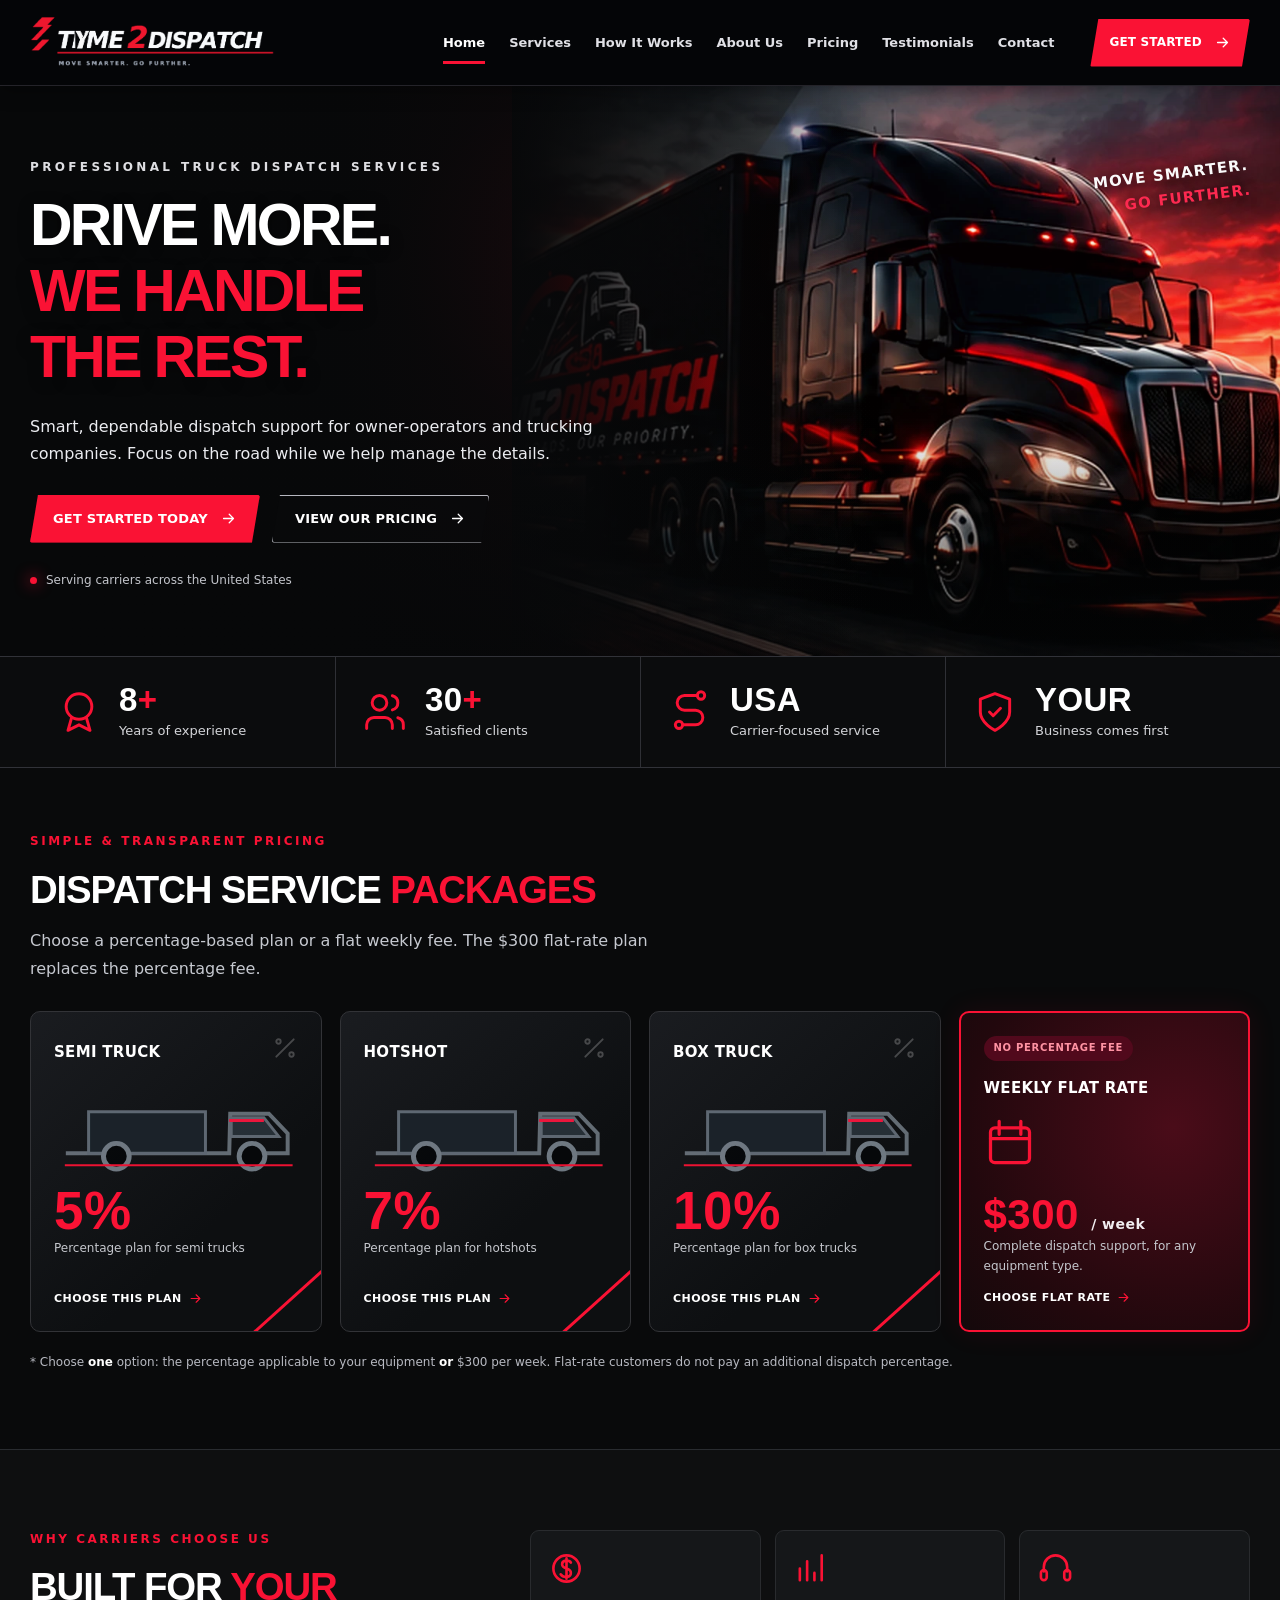
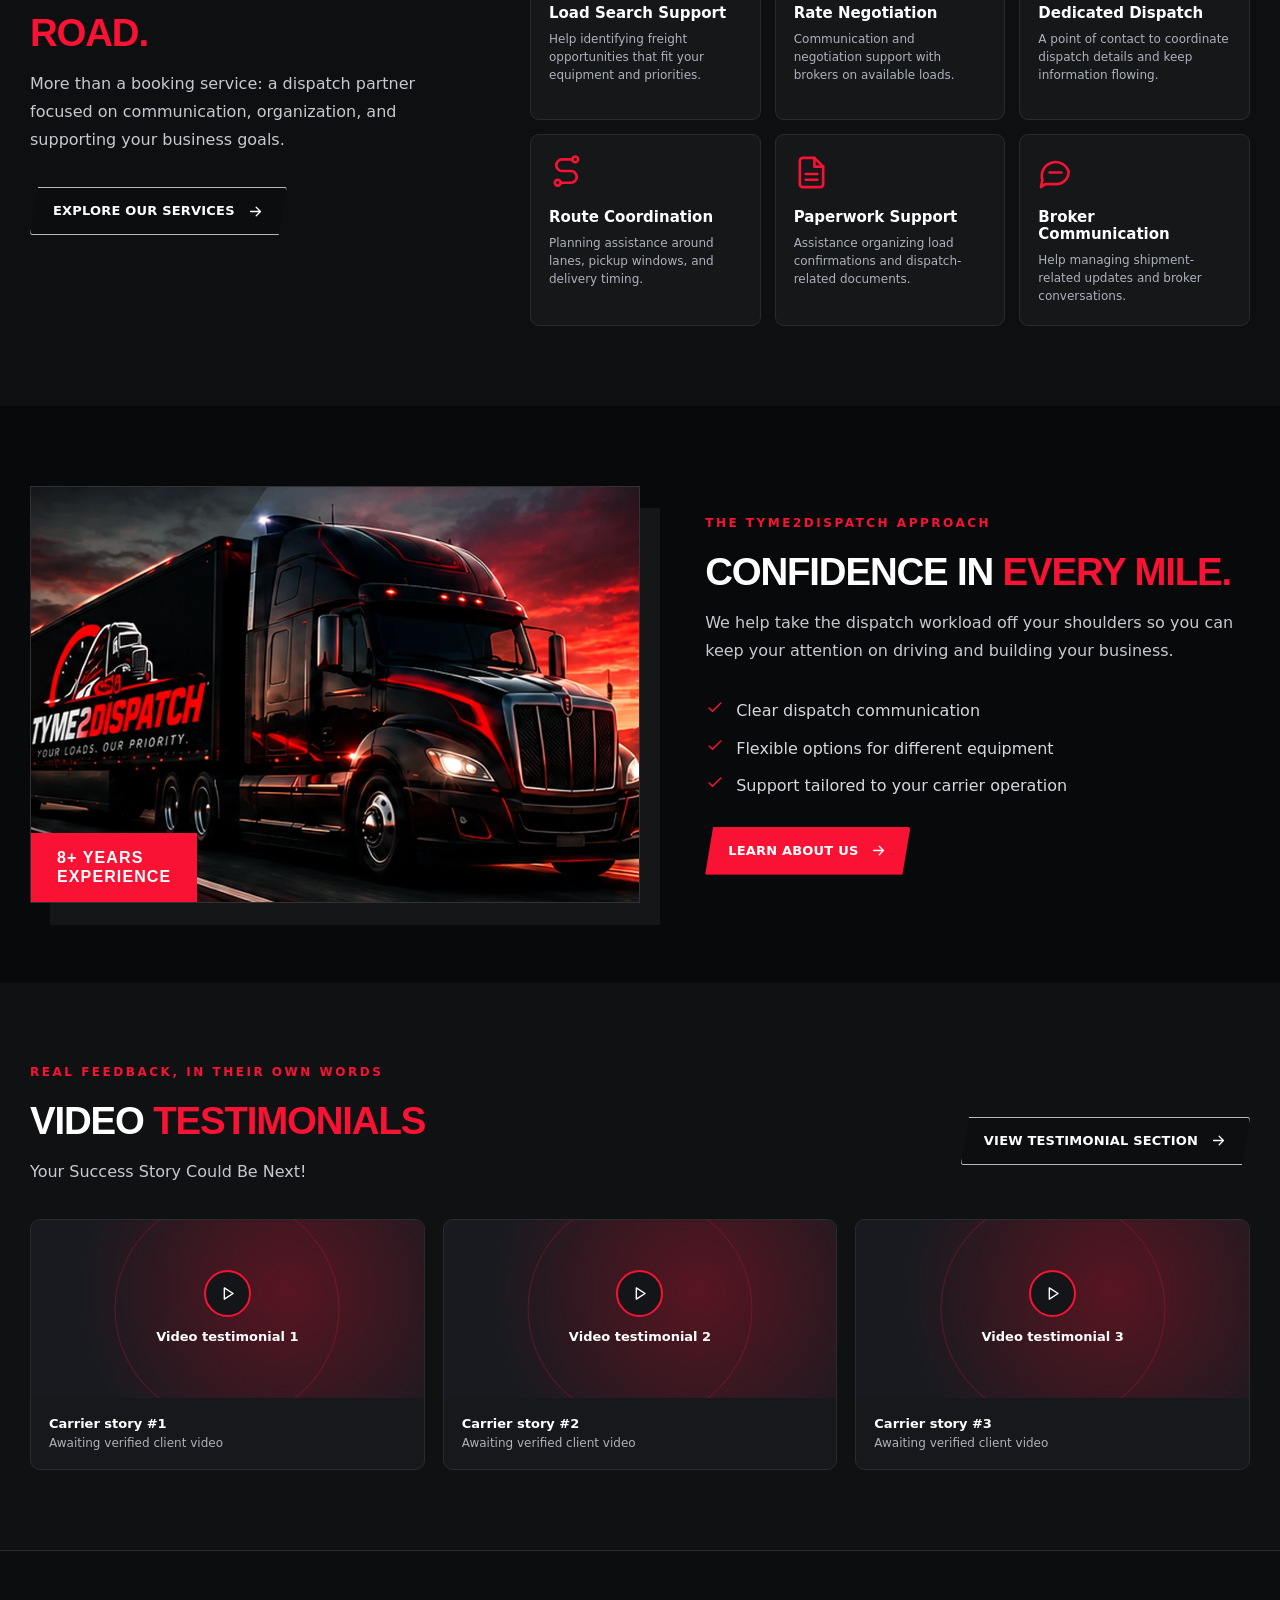
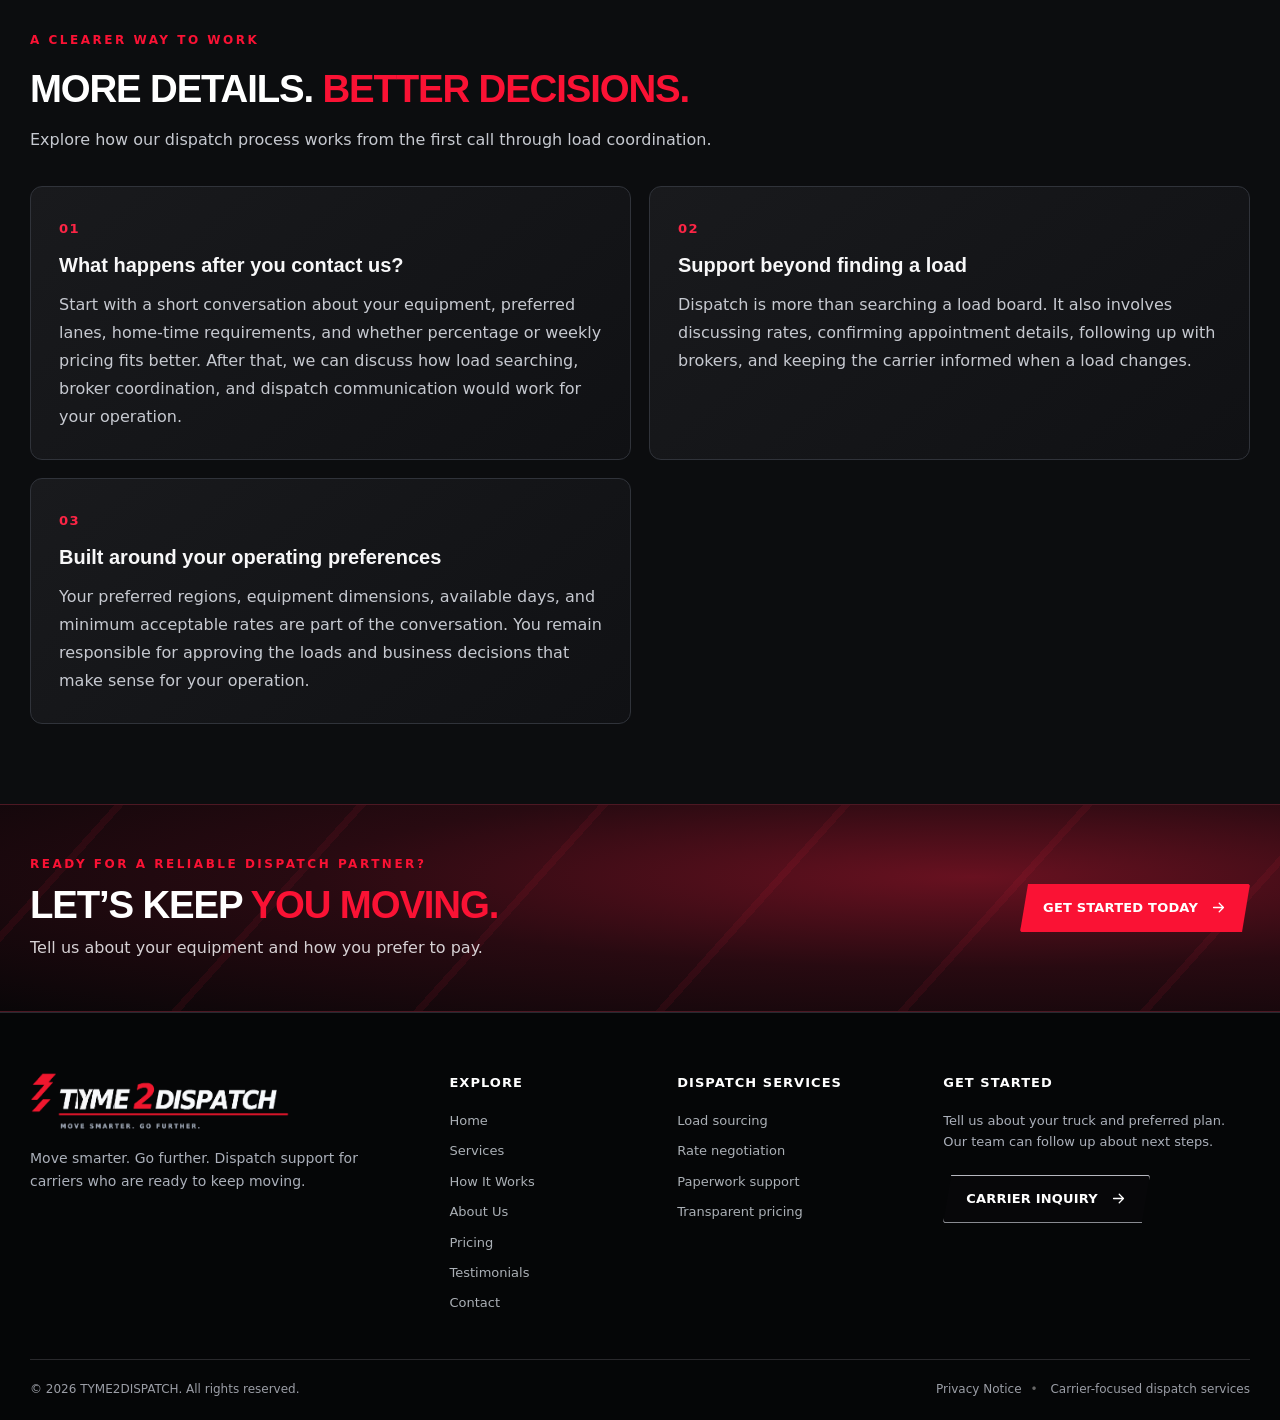
<file: index.html>
<!DOCTYPE html>
<html lang="en"><head><meta charset="utf-8"/><meta content="width=device-width, initial-scale=1" name="viewport"/><meta content="#08090b" name="theme-color"/><meta content="Truck dispatch support for semi trucks, hotshots and box trucks. 5%, 7%, 10% or $300 weekly flat-rate dispatch." name="description"/><title>Professional Truck Dispatch Services | TYME2DISPATCH</title><link href="assets/images/favicon.svg" rel="icon" type="image/svg+xml"/><link href="assets/css/styles.css" rel="stylesheet"/></head><body><a class="skip-link" href="#main">Skip to main content</a>
<header class="site-header"><div class="header-inner container">
<a aria-label="TYME2DISPATCH home" class="brand" href="index.html"><img alt="TYME2DISPATCH — Move smarter. Go further." height="69" src="assets/images/tyme2dispatch-logo.png" width="302"/></a>
<nav aria-label="Main navigation" class="desktop-nav"><a aria-current="page" class="nav-link active" href="index.html">Home</a><a class="nav-link" href="services.html">Services</a><a class="nav-link" href="how-it-works.html">How It Works</a><a class="nav-link" href="about.html">About Us</a><a class="nav-link" href="pricing.html">Pricing</a><a class="nav-link" href="testimonials.html">Testimonials</a><a class="nav-link" href="contact.html">Contact</a></nav>
<a class="btn btn-primary header-cta" href="contact.html"><span>Get Started</span><svg aria-hidden="true" class="icon" fill="none" stroke="currentColor" stroke-linecap="round" stroke-linejoin="round" stroke-width="1.8" viewbox="0 0 24 24"><path d="M5 12h14m-6-6 6 6-6 6"></path></svg></a>
<button aria-controls="mobile-nav" aria-expanded="false" aria-label="Open navigation" class="menu-toggle"><svg aria-hidden="true" class="icon" fill="none" stroke="currentColor" stroke-linecap="round" stroke-linejoin="round" stroke-width="1.8" viewbox="0 0 24 24"><path d="M4 7h16M4 12h16M4 17h16"></path></svg></button>
</div><nav aria-label="Mobile navigation" class="mobile-nav" hidden="" id="mobile-nav"><a aria-current="page" class="nav-link active" href="index.html">Home</a><a class="nav-link" href="services.html">Services</a><a class="nav-link" href="how-it-works.html">How It Works</a><a class="nav-link" href="about.html">About Us</a><a class="nav-link" href="pricing.html">Pricing</a><a class="nav-link" href="testimonials.html">Testimonials</a><a class="nav-link" href="contact.html">Contact</a><a class="btn btn-primary" href="contact.html"><span>Get Started</span><svg aria-hidden="true" class="icon" fill="none" stroke="currentColor" stroke-linecap="round" stroke-linejoin="round" stroke-width="1.8" viewbox="0 0 24 24"><path d="M5 12h14m-6-6 6 6-6 6"></path></svg></a></nav></header><main id="main"><section class="hero home-hero"><div aria-hidden="true" class="hero-picture"></div><div aria-hidden="true" class="hero-shadow"></div><div class="container hero-content"><div class="hero-copy"><span class="eyebrow eyebrow-wide">PROFESSIONAL TRUCK DISPATCH SERVICES</span><h1>DRIVE MORE.<br/><em>WE HANDLE<br/>THE REST.</em></h1><p>Smart, dependable dispatch support for owner-operators and trucking companies. Focus on the road while we help manage the details.</p><div class="button-row"><a class="btn btn-primary" href="contact.html"><span>Get Started Today</span><svg aria-hidden="true" class="icon" fill="none" stroke="currentColor" stroke-linecap="round" stroke-linejoin="round" stroke-width="1.8" viewbox="0 0 24 24"><path d="M5 12h14m-6-6 6 6-6 6"></path></svg></a><a class="btn btn-outline" href="pricing.html"><span>View Our Pricing</span><svg aria-hidden="true" class="icon" fill="none" stroke="currentColor" stroke-linecap="round" stroke-linejoin="round" stroke-width="1.8" viewbox="0 0 24 24"><path d="M5 12h14m-6-6 6 6-6 6"></path></svg></a></div><div class="hero-subline"><span class="red-dot"></span> Serving carriers across the United States</div></div><div class="hero-side-note">MOVE SMARTER.<br/><strong>GO FURTHER.</strong></div></div></section>
<section aria-label="TYME2DISPATCH at a glance" class="trust-strip"><div class="container trust-strip-inner"><div class="trust-stat"><svg aria-hidden="true" class="icon" fill="none" stroke="currentColor" stroke-linecap="round" stroke-linejoin="round" stroke-width="1.8" viewbox="0 0 24 24"><circle cx="12" cy="9" r="7"></circle><path d="M8 15 6 22l6-3 6 3-2-7"></path></svg><div><strong>8<span>+</span></strong><span>Years of experience</span></div></div><div class="trust-stat"><svg aria-hidden="true" class="icon" fill="none" stroke="currentColor" stroke-linecap="round" stroke-linejoin="round" stroke-width="1.8" viewbox="0 0 24 24"><path d="M16 21v-2a4 4 0 0 0-4-4H6a4 4 0 0 0-4 4v2"></path><circle cx="9" cy="7" r="4"></circle><path d="M22 21v-2a4 4 0 0 0-3-3.87M16 3.13a4 4 0 0 1 0 7.75"></path></svg><div><strong>30<span>+</span></strong><span>Satisfied clients</span></div></div><div class="trust-stat"><svg aria-hidden="true" class="icon" fill="none" stroke="currentColor" stroke-linecap="round" stroke-linejoin="round" stroke-width="1.8" viewbox="0 0 24 24"><circle cx="6" cy="19" r="2"></circle><path d="M8 19h7a4 4 0 0 0 0-8H9a4 4 0 0 1 0-8h7"></path><circle cx="18" cy="3" r="2"></circle></svg><div><strong>USA</strong><span>Carrier-focused service</span></div></div><div class="trust-stat"><svg aria-hidden="true" class="icon" fill="none" stroke="currentColor" stroke-linecap="round" stroke-linejoin="round" stroke-width="1.8" viewbox="0 0 24 24"><path d="M12 22s8-4 8-10V5l-8-3-8 3v7c0 6 8 10 8 10Z"></path><path d="m9 12 2 2 4-4"></path></svg><div><strong>YOUR</strong><span>Business comes first</span></div></div></div></section>
<section class="section section-pricing" id="plans"><div class="container"><div class="pricing-home-heading"><div class="section-intro"><span class="eyebrow">SIMPLE &amp; TRANSPARENT PRICING</span><h2>DISPATCH SERVICE <em>PACKAGES</em></h2><p>Choose a percentage-based plan or a flat weekly fee. The $300 flat-rate plan replaces the percentage fee.</p></div></div><div class="pricing-grid"><article class="price-card"><div class="price-card-top"><span class="price-category">SEMI TRUCK</span><span class="price-symbol"><svg aria-hidden="true" class="icon" fill="none" stroke="currentColor" stroke-linecap="round" stroke-linejoin="round" stroke-width="1.8" viewbox="0 0 24 24"><circle cx="6" cy="6" r="2"></circle><circle cx="18" cy="18" r="2"></circle><path d="M4 20 20 4"></path></svg></span></div><div aria-hidden="true" class="price-truck"><svg role="presentation" viewbox="0 0 260 104"><path d="M19 75h165l1-40h39l19 20v20h-22" fill="none" stroke="#6b747d" stroke-width="4"></path><path d="M42 33h118v42H42z" fill="#1c242b" stroke="#656f7a" stroke-width="3"></path><path d="M186 39h33l15 19h-48z" fill="#29323a" stroke="#656f7a" stroke-width="3"></path><path d="M184 42h35" stroke="#ff1740" stroke-width="3"></path><circle cx="70" cy="78" fill="#06080a" r="13" stroke="#77818b" stroke-width="5"></circle><circle cx="207" cy="78" fill="#06080a" r="13" stroke="#77818b" stroke-width="5"></circle><path d="M18 87h230" stroke="#ff1235" stroke-width="2"></path></svg></div><div class="price-number">5%</div><p class="price-description">Percentage plan for semi trucks</p><a class="price-link" href="contact.html?plan=semi">Choose this plan <svg aria-hidden="true" class="icon" fill="none" stroke="currentColor" stroke-linecap="round" stroke-linejoin="round" stroke-width="1.8" viewbox="0 0 24 24"><path d="M5 12h14m-6-6 6 6-6 6"></path></svg></a></article><article class="price-card"><div class="price-card-top"><span class="price-category">HOTSHOT</span><span class="price-symbol"><svg aria-hidden="true" class="icon" fill="none" stroke="currentColor" stroke-linecap="round" stroke-linejoin="round" stroke-width="1.8" viewbox="0 0 24 24"><circle cx="6" cy="6" r="2"></circle><circle cx="18" cy="18" r="2"></circle><path d="M4 20 20 4"></path></svg></span></div><div aria-hidden="true" class="price-truck"><svg role="presentation" viewbox="0 0 260 104"><path d="M19 75h165l1-40h39l19 20v20h-22" fill="none" stroke="#6b747d" stroke-width="4"></path><path d="M42 33h118v42H42z" fill="#1c242b" stroke="#656f7a" stroke-width="3"></path><path d="M186 39h33l15 19h-48z" fill="#29323a" stroke="#656f7a" stroke-width="3"></path><path d="M184 42h35" stroke="#ff1740" stroke-width="3"></path><circle cx="70" cy="78" fill="#06080a" r="13" stroke="#77818b" stroke-width="5"></circle><circle cx="207" cy="78" fill="#06080a" r="13" stroke="#77818b" stroke-width="5"></circle><path d="M18 87h230" stroke="#ff1235" stroke-width="2"></path></svg></div><div class="price-number">7%</div><p class="price-description">Percentage plan for hotshots</p><a class="price-link" href="contact.html?plan=hotshot">Choose this plan <svg aria-hidden="true" class="icon" fill="none" stroke="currentColor" stroke-linecap="round" stroke-linejoin="round" stroke-width="1.8" viewbox="0 0 24 24"><path d="M5 12h14m-6-6 6 6-6 6"></path></svg></a></article><article class="price-card"><div class="price-card-top"><span class="price-category">BOX TRUCK</span><span class="price-symbol"><svg aria-hidden="true" class="icon" fill="none" stroke="currentColor" stroke-linecap="round" stroke-linejoin="round" stroke-width="1.8" viewbox="0 0 24 24"><circle cx="6" cy="6" r="2"></circle><circle cx="18" cy="18" r="2"></circle><path d="M4 20 20 4"></path></svg></span></div><div aria-hidden="true" class="price-truck"><svg role="presentation" viewbox="0 0 260 104"><path d="M19 75h165l1-40h39l19 20v20h-22" fill="none" stroke="#6b747d" stroke-width="4"></path><path d="M42 33h118v42H42z" fill="#1c242b" stroke="#656f7a" stroke-width="3"></path><path d="M186 39h33l15 19h-48z" fill="#29323a" stroke="#656f7a" stroke-width="3"></path><path d="M184 42h35" stroke="#ff1740" stroke-width="3"></path><circle cx="70" cy="78" fill="#06080a" r="13" stroke="#77818b" stroke-width="5"></circle><circle cx="207" cy="78" fill="#06080a" r="13" stroke="#77818b" stroke-width="5"></circle><path d="M18 87h230" stroke="#ff1235" stroke-width="2"></path></svg></div><div class="price-number">10%</div><p class="price-description">Percentage plan for box trucks</p><a class="price-link" href="contact.html?plan=box">Choose this plan <svg aria-hidden="true" class="icon" fill="none" stroke="currentColor" stroke-linecap="round" stroke-linejoin="round" stroke-width="1.8" viewbox="0 0 24 24"><path d="M5 12h14m-6-6 6 6-6 6"></path></svg></a></article><article class="price-card flat-card"><div class="flat-pill">NO PERCENTAGE FEE</div><span class="price-category">WEEKLY FLAT RATE</span><div class="flat-icon"><svg aria-hidden="true" class="icon" fill="none" stroke="currentColor" stroke-linecap="round" stroke-linejoin="round" stroke-width="1.8" viewbox="0 0 24 24"><rect height="16" rx="2" width="18" x="3" y="5"></rect><path d="M7 2v6M17 2v6M3 10h18"></path></svg></div><div class="flat-price">$300 <span>/ week</span></div><p class="price-description">Complete dispatch support, for any equipment type.</p><a class="price-link" href="contact.html?plan=flat">Choose flat rate <svg aria-hidden="true" class="icon" fill="none" stroke="currentColor" stroke-linecap="round" stroke-linejoin="round" stroke-width="1.8" viewbox="0 0 24 24"><path d="M5 12h14m-6-6 6 6-6 6"></path></svg></a></article></div><p class="pricing-note">* Choose <strong>one</strong> option: the percentage applicable to your equipment <strong>or</strong> $300 per week. Flat-rate customers do not pay an additional dispatch percentage.</p></div></section>
<section class="section why-section"><div class="container why-layout"><div class="why-text"><div class="section-intro"><span class="eyebrow">WHY CARRIERS CHOOSE US</span><h2>BUILT FOR <em>YOUR ROAD.</em></h2><p>More than a booking service: a dispatch partner focused on communication, organization, and supporting your business goals.</p></div><a class="btn btn-outline" href="services.html"><span>Explore Our Services</span><svg aria-hidden="true" class="icon" fill="none" stroke="currentColor" stroke-linecap="round" stroke-linejoin="round" stroke-width="1.8" viewbox="0 0 24 24"><path d="M5 12h14m-6-6 6 6-6 6"></path></svg></a></div><div class="features-grid"><article class="feature-card"><div class="feature-icon"><svg aria-hidden="true" class="icon" fill="none" stroke="currentColor" stroke-linecap="round" stroke-linejoin="round" stroke-width="1.8" viewbox="0 0 24 24"><circle cx="12" cy="12" r="9"></circle><path d="M15 8c-1-2-6-2-6 1 0 4 6 2 6 6 0 3-5 4-7 1M12 5v14"></path></svg></div><h3>Load Search Support</h3><p>Help identifying freight opportunities that fit your equipment and priorities.</p></article><article class="feature-card"><div class="feature-icon"><svg aria-hidden="true" class="icon" fill="none" stroke="currentColor" stroke-linecap="round" stroke-linejoin="round" stroke-width="1.8" viewbox="0 0 24 24"><path d="M4 20V12m5 8V7m5 13v-5m5 5V3"></path></svg></div><h3>Rate Negotiation</h3><p>Communication and negotiation support with brokers on available loads.</p></article><article class="feature-card"><div class="feature-icon"><svg aria-hidden="true" class="icon" fill="none" stroke="currentColor" stroke-linecap="round" stroke-linejoin="round" stroke-width="1.8" viewbox="0 0 24 24"><path d="M4 14v-3a8 8 0 0 1 16 0v3"></path><rect height="7" rx="2" width="4" x="2" y="13"></rect><rect height="7" rx="2" width="4" x="18" y="13"></rect></svg></div><h3>Dedicated Dispatch</h3><p>A point of contact to coordinate dispatch details and keep information flowing.</p></article><article class="feature-card"><div class="feature-icon"><svg aria-hidden="true" class="icon" fill="none" stroke="currentColor" stroke-linecap="round" stroke-linejoin="round" stroke-width="1.8" viewbox="0 0 24 24"><circle cx="6" cy="19" r="2"></circle><path d="M8 19h7a4 4 0 0 0 0-8H9a4 4 0 0 1 0-8h7"></path><circle cx="18" cy="3" r="2"></circle></svg></div><h3>Route Coordination</h3><p>Planning assistance around lanes, pickup windows, and delivery timing.</p></article><article class="feature-card"><div class="feature-icon"><svg aria-hidden="true" class="icon" fill="none" stroke="currentColor" stroke-linecap="round" stroke-linejoin="round" stroke-width="1.8" viewbox="0 0 24 24"><path d="M14 2H6a2 2 0 0 0-2 2v16a2 2 0 0 0 2 2h12a2 2 0 0 0 2-2V8Z"></path><path d="M14 2v6h6M8 13h8M8 17h8"></path></svg></div><h3>Paperwork Support</h3><p>Assistance organizing load confirmations and dispatch-related documents.</p></article><article class="feature-card"><div class="feature-icon"><svg aria-hidden="true" class="icon" fill="none" stroke="currentColor" stroke-linecap="round" stroke-linejoin="round" stroke-width="1.8" viewbox="0 0 24 24"><path d="M21 11.5a8.5 8.5 0 0 1-8.5 8.5H5l-3 2 1-5a8.5 8.5 0 1 1 18-5.5Z"></path><path d="M8 12h8"></path></svg></div><h3>Broker Communication</h3><p>Help managing shipment-related updates and broker conversations.</p></article></div></div></section>
<section class="section story-section"><div class="container story-layout"><div class="story-media"><img alt="Black semi truck on the highway at sunset" loading="lazy" src="assets/images/hero-truck.webp"/><span class="story-corner">8+ YEARS<br/>EXPERIENCE</span></div><div class="story-copy"><div class="section-intro"><span class="eyebrow">THE TYME2DISPATCH APPROACH</span><h2>CONFIDENCE IN <em>EVERY MILE.</em></h2><p>We help take the dispatch workload off your shoulders so you can keep your attention on driving and building your business.</p></div><ul class="check-list"><li><svg aria-hidden="true" class="icon" fill="none" stroke="currentColor" stroke-linecap="round" stroke-linejoin="round" stroke-width="1.8" viewbox="0 0 24 24"><path d="m5 12 4 4L19 6"></path></svg> Clear dispatch communication</li><li><svg aria-hidden="true" class="icon" fill="none" stroke="currentColor" stroke-linecap="round" stroke-linejoin="round" stroke-width="1.8" viewbox="0 0 24 24"><path d="m5 12 4 4L19 6"></path></svg> Flexible options for different equipment</li><li><svg aria-hidden="true" class="icon" fill="none" stroke="currentColor" stroke-linecap="round" stroke-linejoin="round" stroke-width="1.8" viewbox="0 0 24 24"><path d="m5 12 4 4L19 6"></path></svg> Support tailored to your carrier operation</li></ul><a class="btn btn-primary" href="about.html"><span>Learn About Us</span><svg aria-hidden="true" class="icon" fill="none" stroke="currentColor" stroke-linecap="round" stroke-linejoin="round" stroke-width="1.8" viewbox="0 0 24 24"><path d="M5 12h14m-6-6 6 6-6 6"></path></svg></a></div></div></section>
<section class="section testimonials-preview"><div class="container"><div class="flex-head"><div class="section-intro"><span class="eyebrow">REAL FEEDBACK, IN THEIR OWN WORDS</span><h2>VIDEO <em>TESTIMONIALS</em></h2><p>Your Success Story Could Be Next!</p></div><a class="btn btn-outline" href="testimonials.html"><span>View Testimonial Section</span><svg aria-hidden="true" class="icon" fill="none" stroke="currentColor" stroke-linecap="round" stroke-linejoin="round" stroke-width="1.8" viewbox="0 0 24 24"><path d="M5 12h14m-6-6 6 6-6 6"></path></svg></a></div><div class="testimonial-tiles"><div class="testimonial-tile"><div class="video-placeholder"><svg aria-hidden="true" class="icon" fill="none" stroke="currentColor" stroke-linecap="round" stroke-linejoin="round" stroke-width="1.8" viewbox="0 0 24 24"><path d="m8 5 11 7-11 7V5Z"></path></svg><span>Video testimonial 1</span></div><div class="video-tile-meta"><strong>Carrier story #1</strong><span>Awaiting verified client video</span></div></div><div class="testimonial-tile"><div class="video-placeholder"><svg aria-hidden="true" class="icon" fill="none" stroke="currentColor" stroke-linecap="round" stroke-linejoin="round" stroke-width="1.8" viewbox="0 0 24 24"><path d="m8 5 11 7-11 7V5Z"></path></svg><span>Video testimonial 2</span></div><div class="video-tile-meta"><strong>Carrier story #2</strong><span>Awaiting verified client video</span></div></div><div class="testimonial-tile"><div class="video-placeholder"><svg aria-hidden="true" class="icon" fill="none" stroke="currentColor" stroke-linecap="round" stroke-linejoin="round" stroke-width="1.8" viewbox="0 0 24 24"><path d="m8 5 11 7-11 7V5Z"></path></svg><span>Video testimonial 3</span></div><div class="video-tile-meta"><strong>Carrier story #3</strong><span>Awaiting verified client video</span></div></div></div></div></section><section aria-label="Additional information" class="section expanded-content"><div class="container"><div class="section-intro expanded-intro"><span class="eyebrow">A clearer way to work</span><h2>MORE DETAILS. <em>BETTER DECISIONS.</em></h2><p>Explore how our dispatch process works from the first call through load coordination.</p></div><div class="detail-grid"><article class="detail-card"><span class="detail-number">01</span><h3>What happens after you contact us?</h3><p>Start with a short conversation about your equipment, preferred lanes, home-time requirements, and whether percentage or weekly pricing fits better. After that, we can discuss how load searching, broker coordination, and dispatch communication would work for your operation.</p></article><article class="detail-card"><span class="detail-number">02</span><h3>Support beyond finding a load</h3><p>Dispatch is more than searching a load board. It also involves discussing rates, confirming appointment details, following up with brokers, and keeping the carrier informed when a load changes.</p></article><article class="detail-card"><span class="detail-number">03</span><h3>Built around your operating preferences</h3><p>Your preferred regions, equipment dimensions, available days, and minimum acceptable rates are part of the conversation. You remain responsible for approving the loads and business decisions that make sense for your operation.</p></article></div></div></section><section aria-labelledby="cta-title" class="cta-band"><div class="container cta-band-inner"><div><span class="eyebrow">Ready for a reliable dispatch partner?</span><h2 id="cta-title">LET’S KEEP <em>YOU MOVING.</em></h2><p>Tell us about your equipment and how you prefer to pay.</p></div><a class="btn btn-primary" href="contact.html"><span>Get Started Today</span><svg aria-hidden="true" class="icon" fill="none" stroke="currentColor" stroke-linecap="round" stroke-linejoin="round" stroke-width="1.8" viewbox="0 0 24 24"><path d="M5 12h14m-6-6 6 6-6 6"></path></svg></a></div></section></main><footer class="site-footer"><div class="container footer-top"><div class="footer-brand"><a aria-label="TYME2DISPATCH homepage" href="index.html"><img alt="TYME2DISPATCH" height="63" loading="lazy" src="assets/images/tyme2dispatch-logo.png" width="280"/></a><p>Move smarter. Go further. Dispatch support for carriers who are ready to keep moving.</p><div class="footer-small"> <span class="sep"></span></div></div><div class="footer-col"><h3>Explore</h3><a href="index.html">Home</a><a href="services.html">Services</a><a href="how-it-works.html">How It Works</a><a href="about.html">About Us</a><a href="pricing.html">Pricing</a><a href="testimonials.html">Testimonials</a><a href="contact.html">Contact</a></div><div class="footer-col"><h3>Dispatch Services</h3><a href="services.html#load-search">Load sourcing</a><a href="services.html#negotiation">Rate negotiation</a><a href="services.html#paperwork">Paperwork support</a><a href="pricing.html">Transparent pricing</a></div><div class="footer-col"><h3>Get Started</h3><p>Tell us about your truck and preferred plan. Our team can follow up about next steps.</p><a class="btn btn-outline" href="contact.html"><span>Carrier Inquiry</span><svg aria-hidden="true" class="icon" fill="none" stroke="currentColor" stroke-linecap="round" stroke-linejoin="round" stroke-width="1.8" viewbox="0 0 24 24"><path d="M5 12h14m-6-6 6 6-6 6"></path></svg></a></div></div><div class="container footer-bottom"><span>© <span id="year">2026</span> TYME2DISPATCH. All rights reserved.</span><span><a href="privacy.html">Privacy Notice</a><span class="sep">•</span> Carrier-focused dispatch services</span></div></footer><script defer="" src="assets/js/main.js"></script></body></html>
</file>
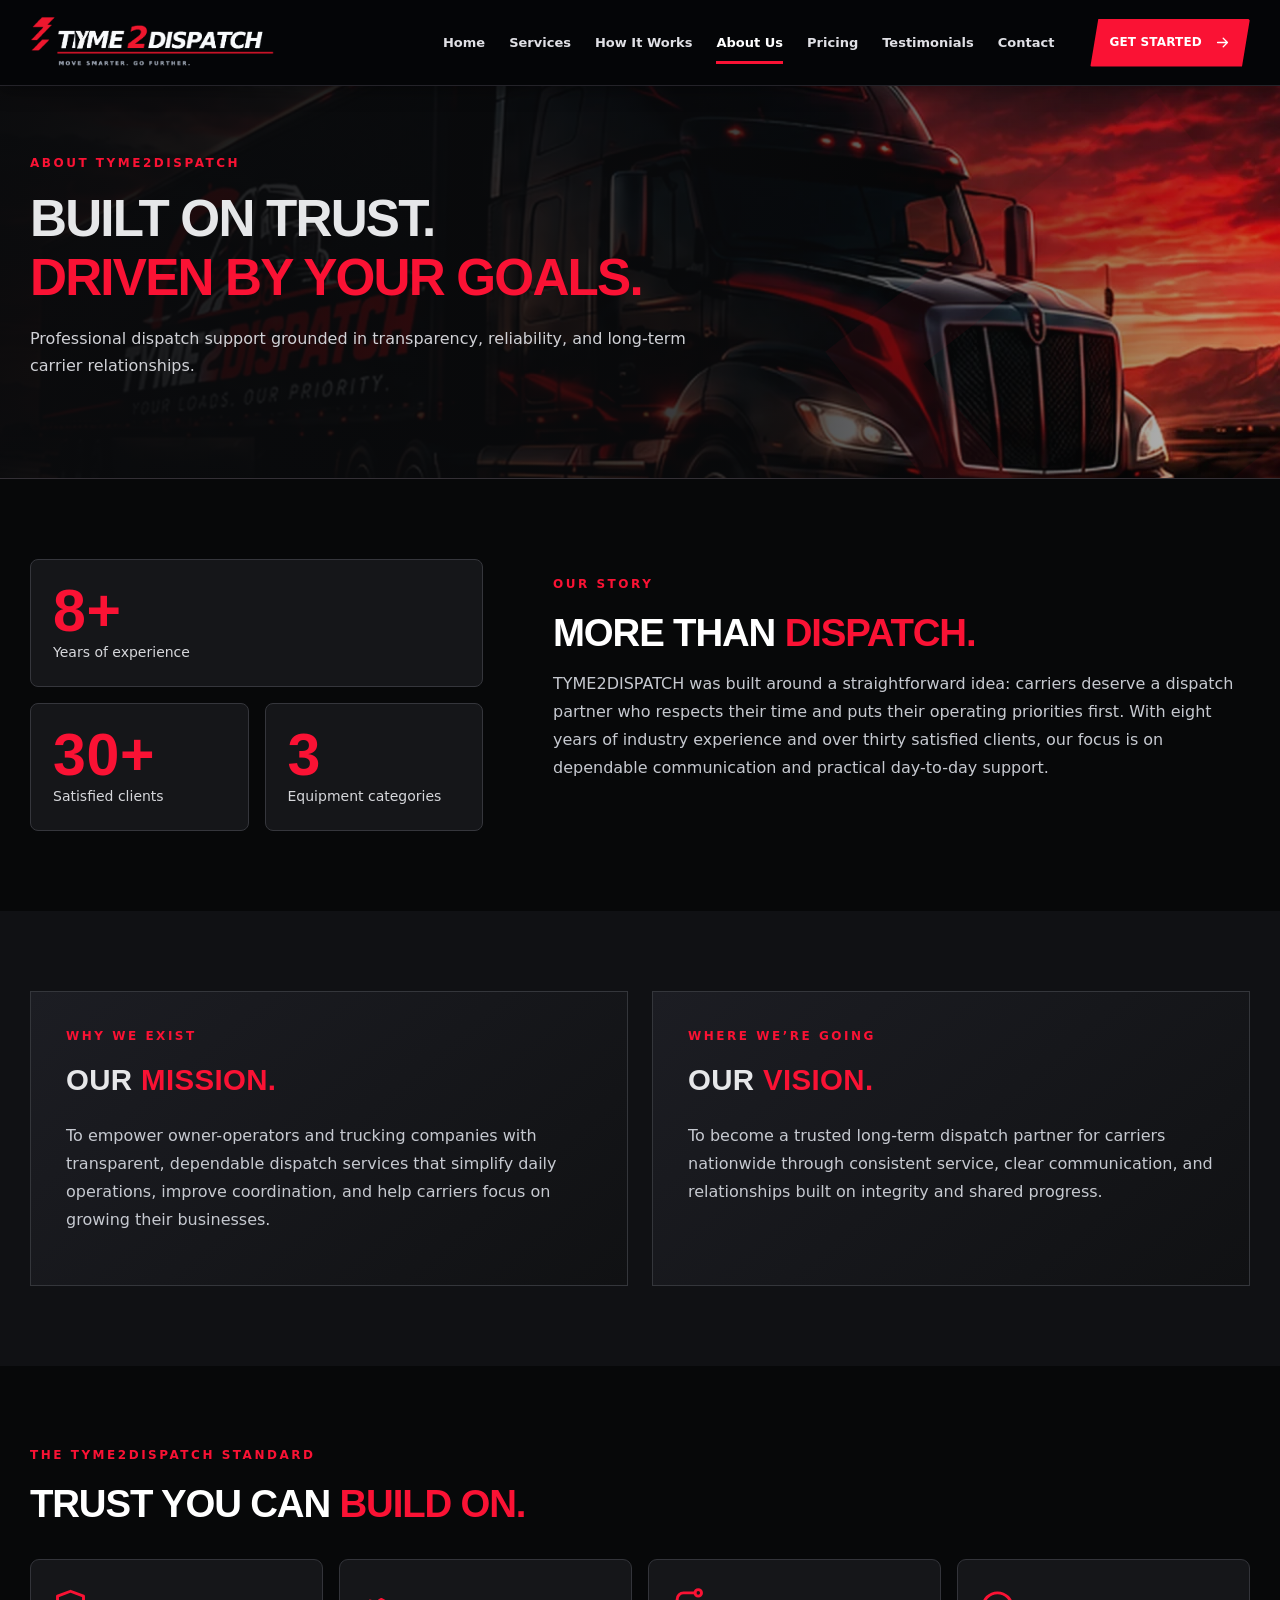
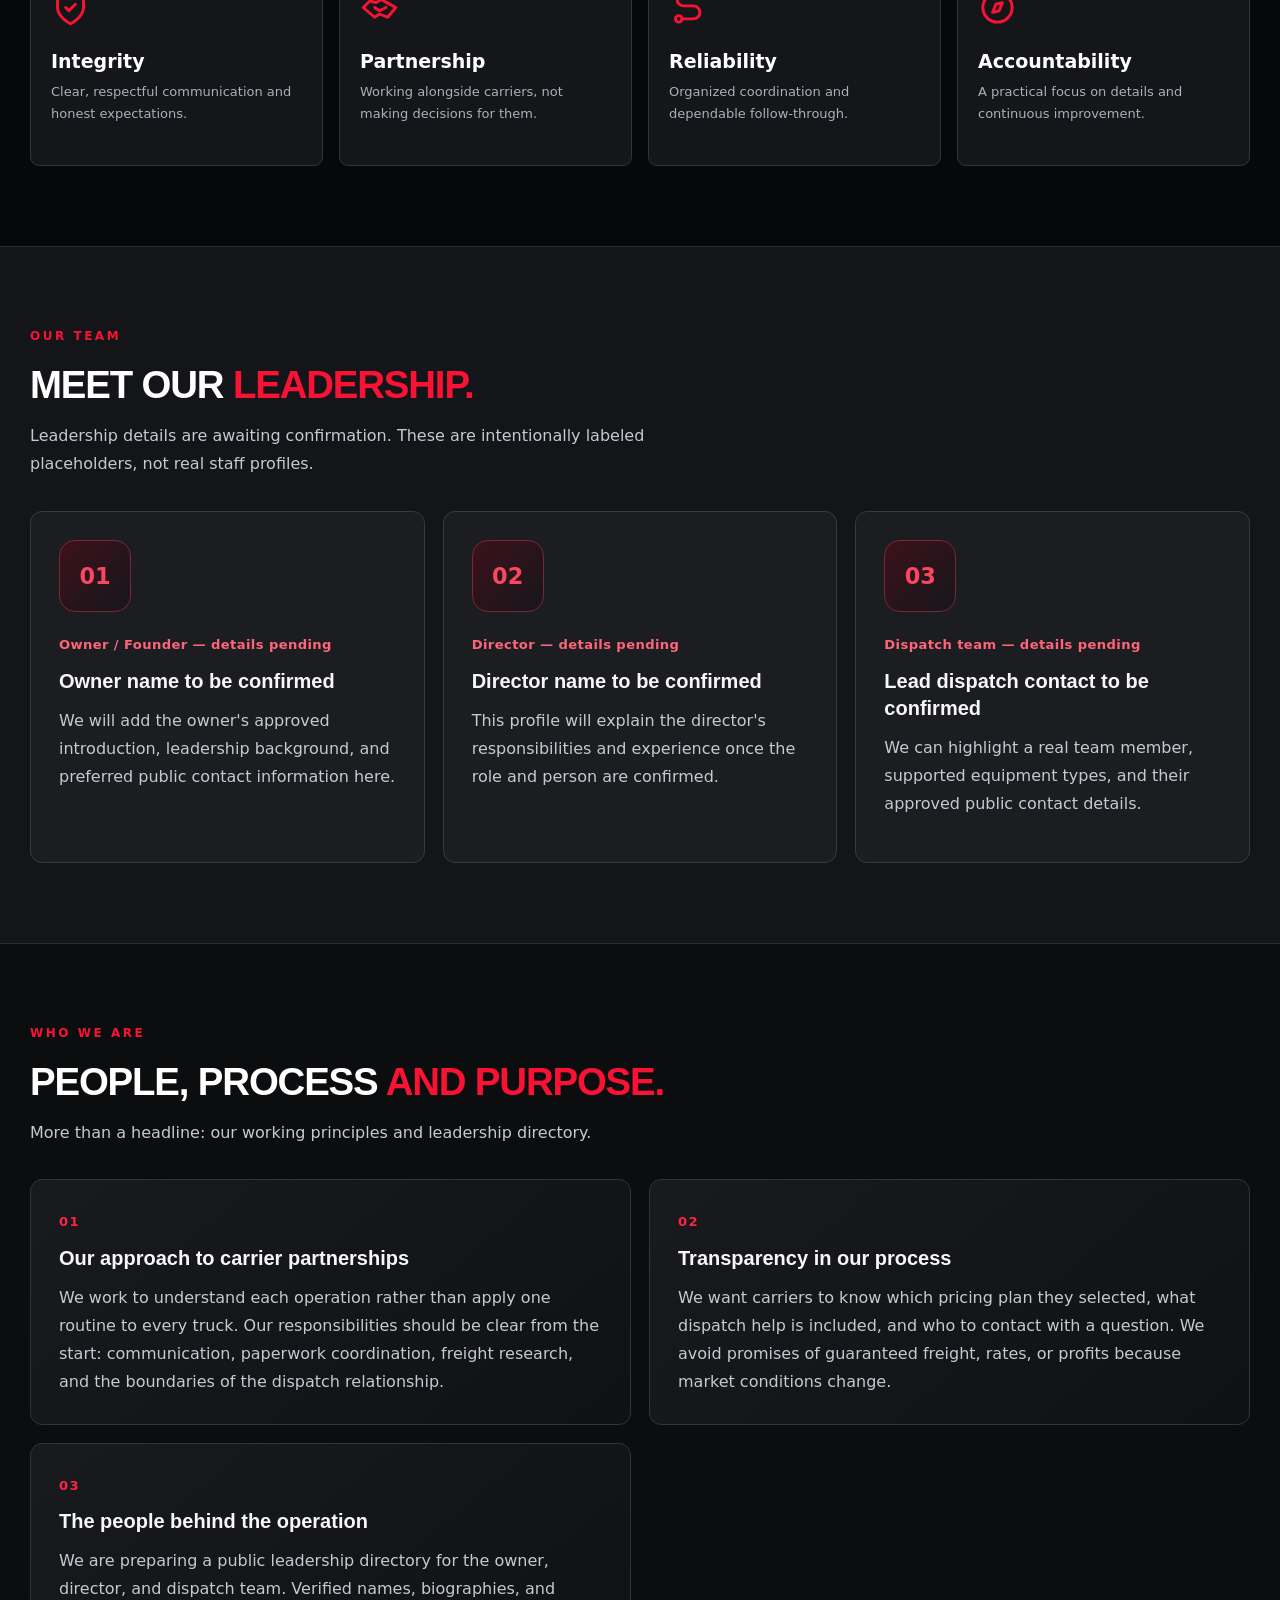
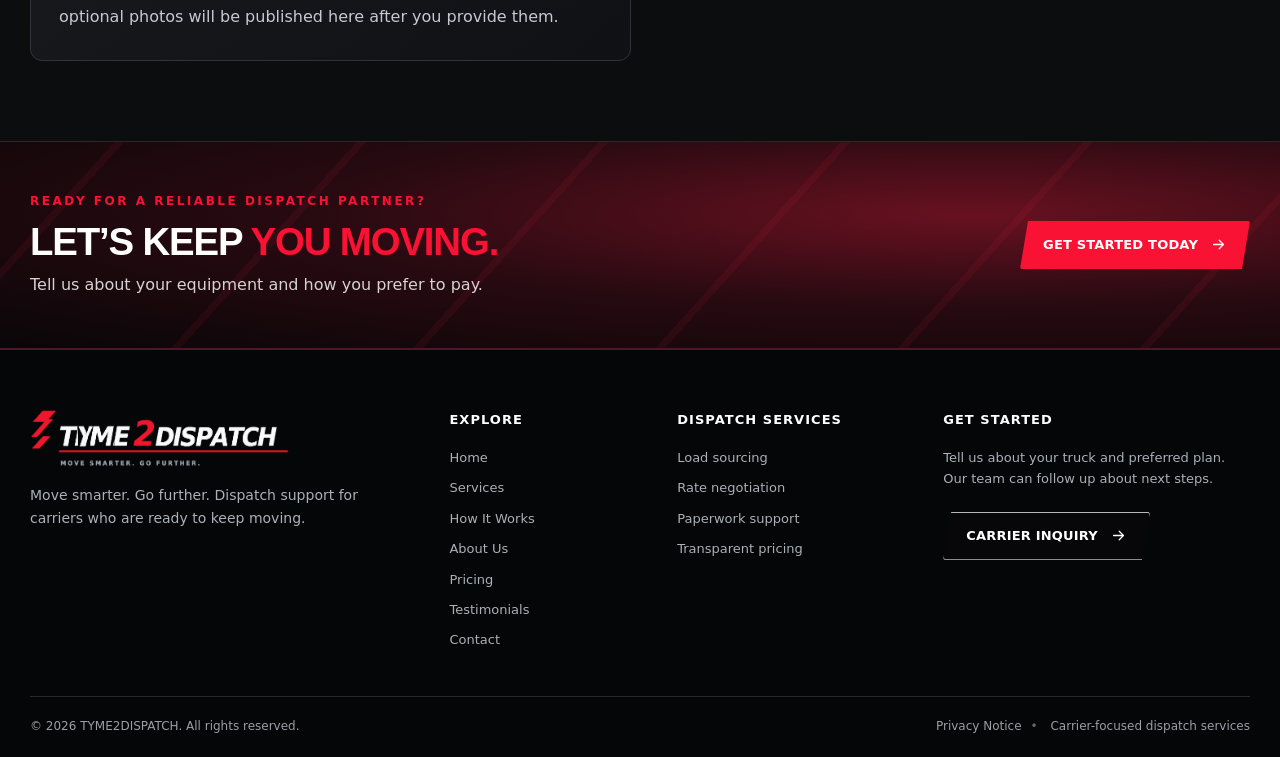
<file: about.html>
<!DOCTYPE html>
<html lang="en"><head><meta charset="utf-8"/><meta content="width=device-width, initial-scale=1" name="viewport"/><meta content="#08090b" name="theme-color"/><meta content="Our mission, vision, and values. TYME2DISPATCH has 8+ years of experience and 30+ satisfied clients." name="description"/><title>About Us | TYME2DISPATCH</title><link href="assets/images/favicon.svg" rel="icon" type="image/svg+xml"/><link href="assets/css/styles.css" rel="stylesheet"/></head><body><a class="skip-link" href="#main">Skip to main content</a>
<header class="site-header"><div class="header-inner container">
<a aria-label="TYME2DISPATCH home" class="brand" href="index.html"><img alt="TYME2DISPATCH — Move smarter. Go further." height="69" src="assets/images/tyme2dispatch-logo.png" width="302"/></a>
<nav aria-label="Main navigation" class="desktop-nav"><a class="nav-link" href="index.html">Home</a><a class="nav-link" href="services.html">Services</a><a class="nav-link" href="how-it-works.html">How It Works</a><a aria-current="page" class="nav-link active" href="about.html">About Us</a><a class="nav-link" href="pricing.html">Pricing</a><a class="nav-link" href="testimonials.html">Testimonials</a><a class="nav-link" href="contact.html">Contact</a></nav>
<a class="btn btn-primary header-cta" href="contact.html"><span>Get Started</span><svg aria-hidden="true" class="icon" fill="none" stroke="currentColor" stroke-linecap="round" stroke-linejoin="round" stroke-width="1.8" viewbox="0 0 24 24"><path d="M5 12h14m-6-6 6 6-6 6"></path></svg></a>
<button aria-controls="mobile-nav" aria-expanded="false" aria-label="Open navigation" class="menu-toggle"><svg aria-hidden="true" class="icon" fill="none" stroke="currentColor" stroke-linecap="round" stroke-linejoin="round" stroke-width="1.8" viewbox="0 0 24 24"><path d="M4 7h16M4 12h16M4 17h16"></path></svg></button>
</div><nav aria-label="Mobile navigation" class="mobile-nav" hidden="" id="mobile-nav"><a class="nav-link" href="index.html">Home</a><a class="nav-link" href="services.html">Services</a><a class="nav-link" href="how-it-works.html">How It Works</a><a aria-current="page" class="nav-link active" href="about.html">About Us</a><a class="nav-link" href="pricing.html">Pricing</a><a class="nav-link" href="testimonials.html">Testimonials</a><a class="nav-link" href="contact.html">Contact</a><a class="btn btn-primary" href="contact.html"><span>Get Started</span><svg aria-hidden="true" class="icon" fill="none" stroke="currentColor" stroke-linecap="round" stroke-linejoin="round" stroke-width="1.8" viewbox="0 0 24 24"><path d="M5 12h14m-6-6 6 6-6 6"></path></svg></a></nav></header><main id="main"><section class="page-hero page-hero-photo"><div class="container page-hero-inner"><span class="eyebrow">ABOUT TYME2DISPATCH</span><h1>BUILT ON TRUST.<br/><em>DRIVEN BY YOUR GOALS.</em></h1><p>Professional dispatch support grounded in transparency, reliability, and long-term carrier relationships.</p></div></section>
<section class="section"><div class="container about-intro"><div class="about-stats"><div><strong>8+</strong><span>Years of experience</span></div><div><strong>30+</strong><span>Satisfied clients</span></div><div><strong>3</strong><span>Equipment categories</span></div></div><div><div class="section-intro"><span class="eyebrow">OUR STORY</span><h2>MORE THAN <em>DISPATCH.</em></h2><p>TYME2DISPATCH was built around a straightforward idea: carriers deserve a dispatch partner who respects their time and puts their operating priorities first. With eight years of industry experience and over thirty satisfied clients, our focus is on dependable communication and practical day-to-day support.</p></div></div></div></section>
<section class="section mission-section"><div class="container mission-grid"><article class="mission-card"><span class="eyebrow">WHY WE EXIST</span><h2>OUR <em>MISSION.</em></h2><p>To empower owner-operators and trucking companies with transparent, dependable dispatch services that simplify daily operations, improve coordination, and help carriers focus on growing their businesses.</p></article><article class="mission-card"><span class="eyebrow">WHERE WE’RE GOING</span><h2>OUR <em>VISION.</em></h2><p>To become a trusted long-term dispatch partner for carriers nationwide through consistent service, clear communication, and relationships built on integrity and shared progress.</p></article></div></section>
<section class="section"><div class="container"><div class="section-intro"><span class="eyebrow">THE TYME2DISPATCH STANDARD</span><h2>TRUST YOU CAN <em>BUILD ON.</em></h2></div><div class="values-grid"><div><svg aria-hidden="true" class="icon" fill="none" stroke="currentColor" stroke-linecap="round" stroke-linejoin="round" stroke-width="1.8" viewbox="0 0 24 24"><path d="M12 22s8-4 8-10V5l-8-3-8 3v7c0 6 8 10 8 10Z"></path><path d="m9 12 2 2 4-4"></path></svg><h3>Integrity</h3><p>Clear, respectful communication and honest expectations.</p></div><div><svg aria-hidden="true" class="icon" fill="none" stroke="currentColor" stroke-linecap="round" stroke-linejoin="round" stroke-width="1.8" viewbox="0 0 24 24"><path d="m2 12 4-4 4 1 3-2 9 5-5 6-5-2-3 2-7-6Z"></path><path d="m9 12 3 2 4-2"></path></svg><h3>Partnership</h3><p>Working alongside carriers, not making decisions for them.</p></div><div><svg aria-hidden="true" class="icon" fill="none" stroke="currentColor" stroke-linecap="round" stroke-linejoin="round" stroke-width="1.8" viewbox="0 0 24 24"><circle cx="6" cy="19" r="2"></circle><path d="M8 19h7a4 4 0 0 0 0-8H9a4 4 0 0 1 0-8h7"></path><circle cx="18" cy="3" r="2"></circle></svg><h3>Reliability</h3><p>Organized coordination and dependable follow-through.</p></div><div><svg aria-hidden="true" class="icon" fill="none" stroke="currentColor" stroke-linecap="round" stroke-linejoin="round" stroke-width="1.8" viewbox="0 0 24 24"><circle cx="12" cy="12" r="9"></circle><path d="m15 9-2 5-4 1 2-5 4-1Z"></path></svg><h3>Accountability</h3><p>A practical focus on details and continuous improvement.</p></div></div></div></section><section class="section leadership-section" id="leadership"><div class="container"><div class="section-intro"><span class="eyebrow">Our team</span><h2>MEET OUR <em>LEADERSHIP.</em></h2><p>Leadership details are awaiting confirmation. These are intentionally labeled placeholders, not real staff profiles.</p></div><div class="leadership-grid"><article class="leader-card"><div aria-hidden="true" class="leader-avatar">01</div><span class="leader-role">Owner / Founder — details pending</span><h3>Owner name to be confirmed</h3><p>We will add the owner's approved introduction, leadership background, and preferred public contact information here.</p></article><article class="leader-card"><div aria-hidden="true" class="leader-avatar">02</div><span class="leader-role">Director — details pending</span><h3>Director name to be confirmed</h3><p>This profile will explain the director's responsibilities and experience once the role and person are confirmed.</p></article><article class="leader-card"><div aria-hidden="true" class="leader-avatar">03</div><span class="leader-role">Dispatch team — details pending</span><h3>Lead dispatch contact to be confirmed</h3><p>We can highlight a real team member, supported equipment types, and their approved public contact details.</p></article></div></div></section><section aria-label="Additional information" class="section expanded-content"><div class="container"><div class="section-intro expanded-intro"><span class="eyebrow">Who we are</span><h2>PEOPLE, PROCESS <em>AND PURPOSE.</em></h2><p>More than a headline: our working principles and leadership directory.</p></div><div class="detail-grid"><article class="detail-card"><span class="detail-number">01</span><h3>Our approach to carrier partnerships</h3><p>We work to understand each operation rather than apply one routine to every truck. Our responsibilities should be clear from the start: communication, paperwork coordination, freight research, and the boundaries of the dispatch relationship.</p></article><article class="detail-card"><span class="detail-number">02</span><h3>Transparency in our process</h3><p>We want carriers to know which pricing plan they selected, what dispatch help is included, and who to contact with a question. We avoid promises of guaranteed freight, rates, or profits because market conditions change.</p></article><article class="detail-card"><span class="detail-number">03</span><h3>The people behind the operation</h3><p>We are preparing a public leadership directory for the owner, director, and dispatch team. Verified names, biographies, and optional photos will be published here after you provide them.</p></article></div></div></section><section aria-labelledby="cta-title" class="cta-band"><div class="container cta-band-inner"><div><span class="eyebrow">Ready for a reliable dispatch partner?</span><h2 id="cta-title">LET’S KEEP <em>YOU MOVING.</em></h2><p>Tell us about your equipment and how you prefer to pay.</p></div><a class="btn btn-primary" href="contact.html"><span>Get Started Today</span><svg aria-hidden="true" class="icon" fill="none" stroke="currentColor" stroke-linecap="round" stroke-linejoin="round" stroke-width="1.8" viewbox="0 0 24 24"><path d="M5 12h14m-6-6 6 6-6 6"></path></svg></a></div></section></main><footer class="site-footer"><div class="container footer-top"><div class="footer-brand"><a aria-label="TYME2DISPATCH homepage" href="index.html"><img alt="TYME2DISPATCH" height="63" loading="lazy" src="assets/images/tyme2dispatch-logo.png" width="280"/></a><p>Move smarter. Go further. Dispatch support for carriers who are ready to keep moving.</p><div class="footer-small"> <span class="sep"></span> </div></div><div class="footer-col"><h3>Explore</h3><a href="index.html">Home</a><a href="services.html">Services</a><a href="how-it-works.html">How It Works</a><a href="about.html">About Us</a><a href="pricing.html">Pricing</a><a href="testimonials.html">Testimonials</a><a href="contact.html">Contact</a></div><div class="footer-col"><h3>Dispatch Services</h3><a href="services.html#load-search">Load sourcing</a><a href="services.html#negotiation">Rate negotiation</a><a href="services.html#paperwork">Paperwork support</a><a href="pricing.html">Transparent pricing</a></div><div class="footer-col"><h3>Get Started</h3><p>Tell us about your truck and preferred plan. Our team can follow up about next steps.</p><a class="btn btn-outline" href="contact.html"><span>Carrier Inquiry</span><svg aria-hidden="true" class="icon" fill="none" stroke="currentColor" stroke-linecap="round" stroke-linejoin="round" stroke-width="1.8" viewbox="0 0 24 24"><path d="M5 12h14m-6-6 6 6-6 6"></path></svg></a></div></div><div class="container footer-bottom"><span>© <span id="year">2026</span> TYME2DISPATCH. All rights reserved.</span><span><a href="privacy.html">Privacy Notice</a><span class="sep">•</span> Carrier-focused dispatch services</span></div></footer><script defer="" src="assets/js/main.js"></script></body></html>
</file>
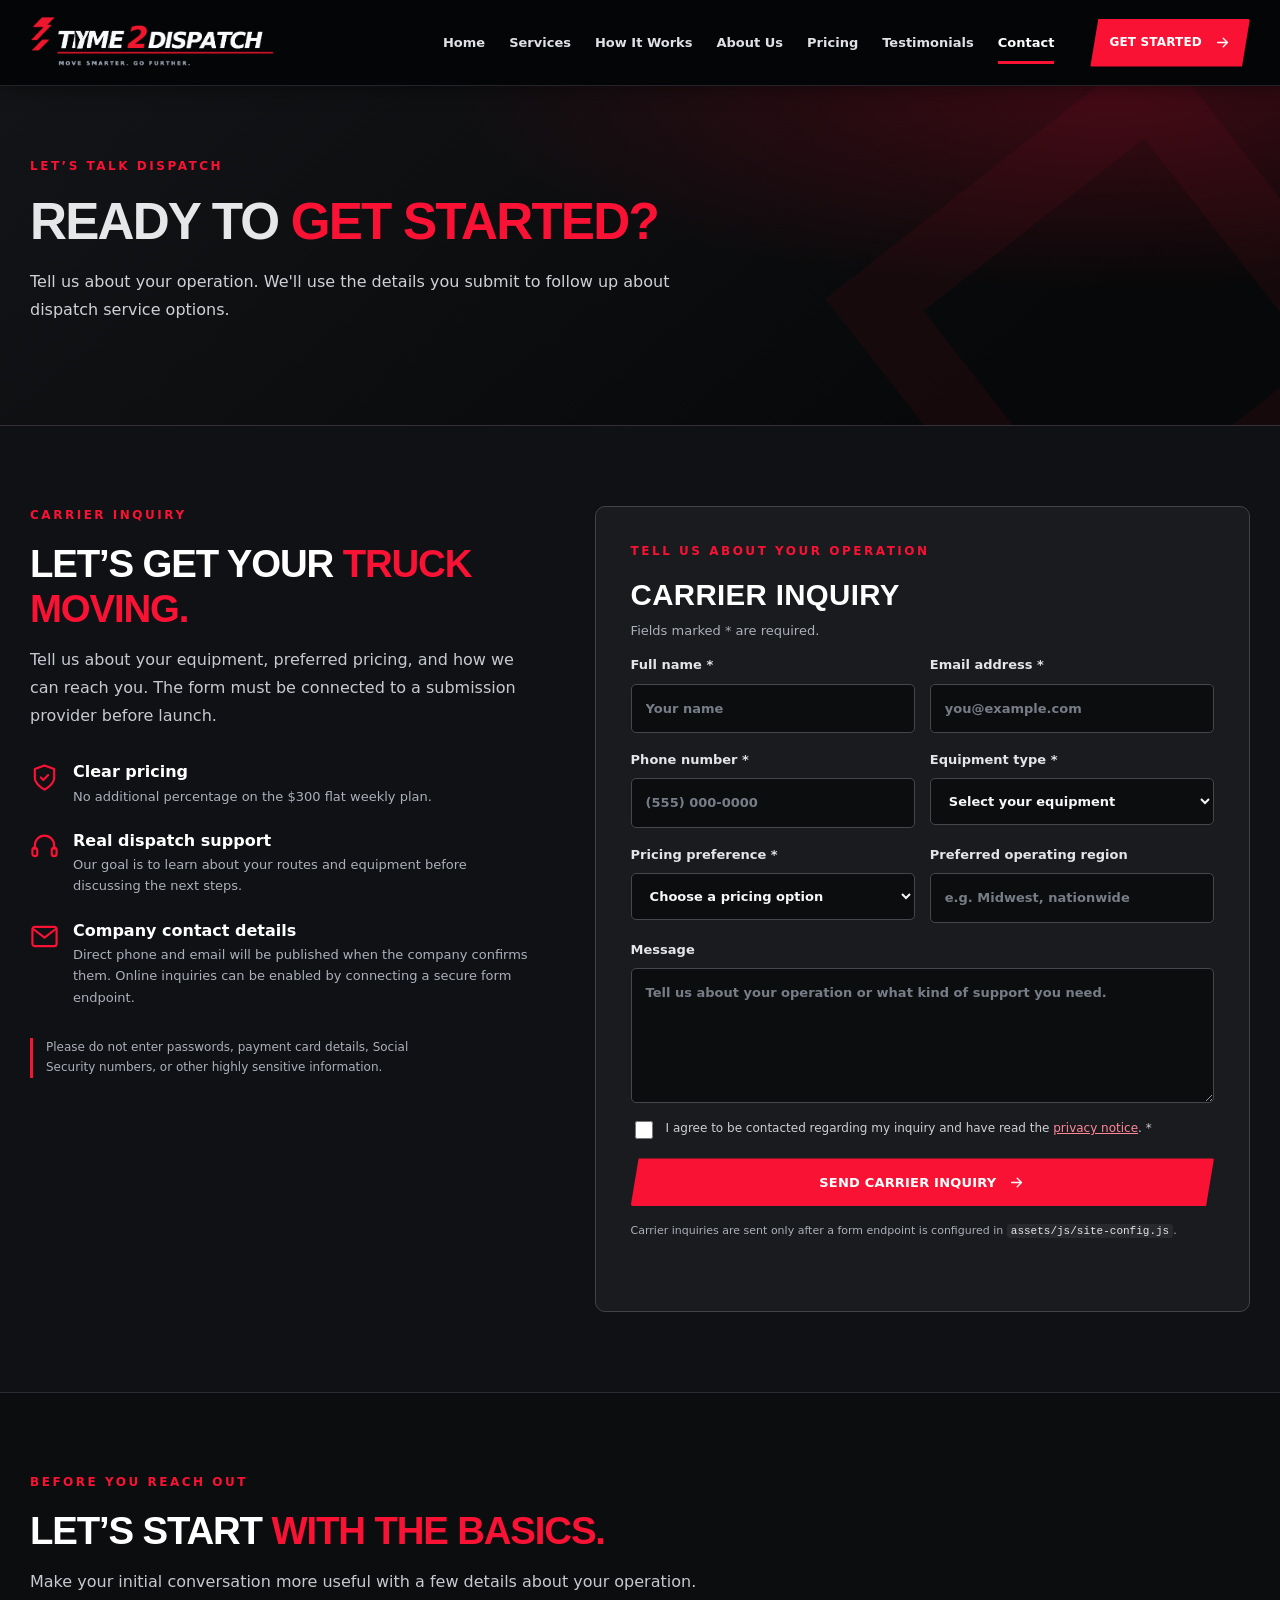
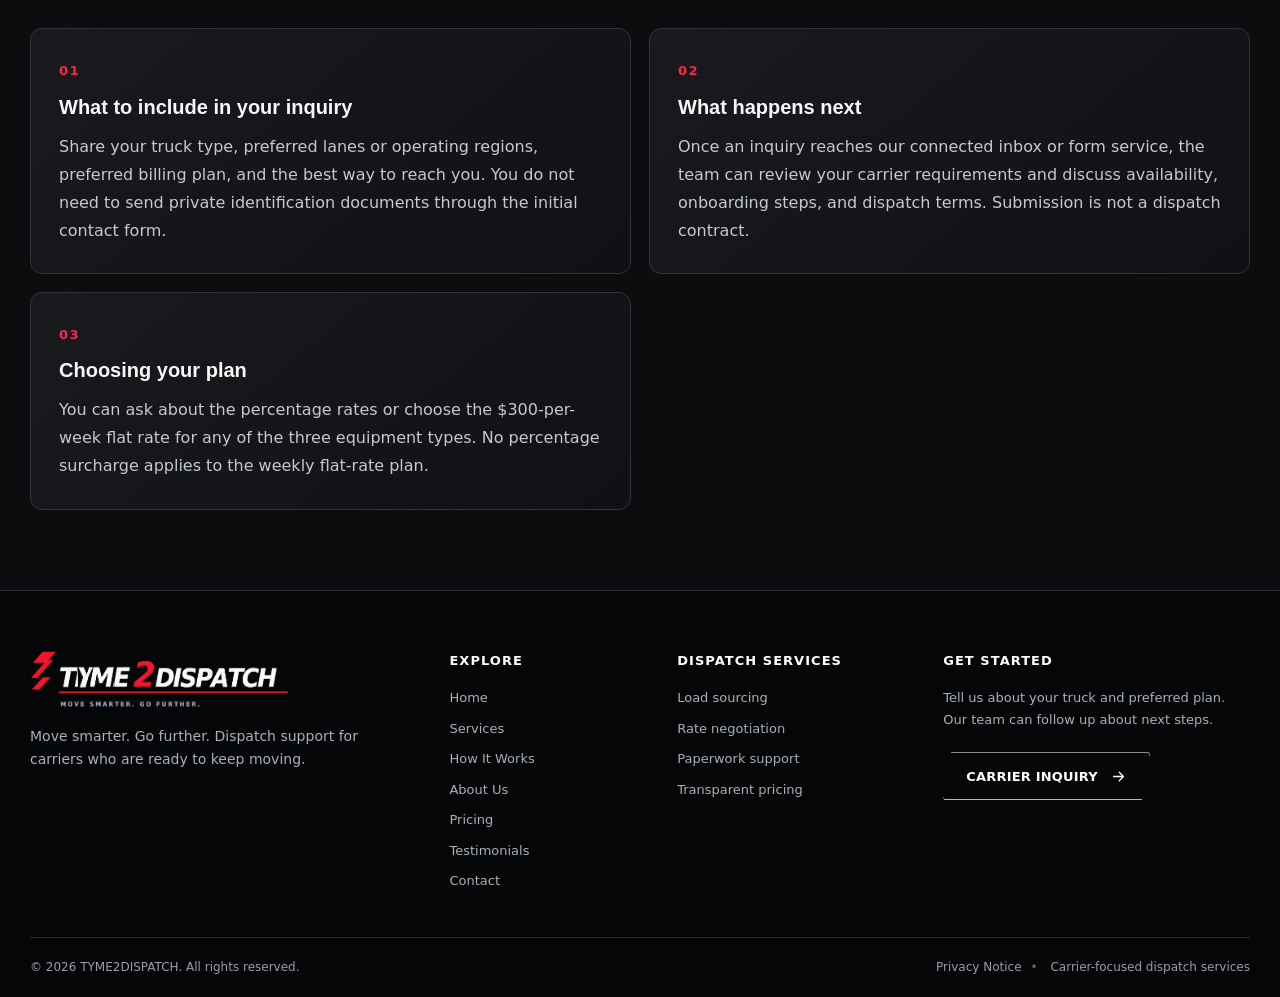
<file: contact.html>
<!DOCTYPE html>
<html lang="en"><head><meta charset="utf-8"/><meta content="width=device-width, initial-scale=1" name="viewport"/><meta content="#08090b" name="theme-color"/><meta content="Get started with TYME2DISPATCH. Request dispatch support for your semi, hotshot, or box truck." name="description"/><title>Contact &amp; Get Started | TYME2DISPATCH</title><link href="assets/images/favicon.svg" rel="icon" type="image/svg+xml"/><link href="assets/css/styles.css" rel="stylesheet"/></head><body><a class="skip-link" href="#main">Skip to main content</a>
<header class="site-header"><div class="header-inner container">
<a aria-label="TYME2DISPATCH home" class="brand" href="index.html"><img alt="TYME2DISPATCH — Move smarter. Go further." height="69" src="assets/images/tyme2dispatch-logo.png" width="302"/></a>
<nav aria-label="Main navigation" class="desktop-nav"><a class="nav-link" href="index.html">Home</a><a class="nav-link" href="services.html">Services</a><a class="nav-link" href="how-it-works.html">How It Works</a><a class="nav-link" href="about.html">About Us</a><a class="nav-link" href="pricing.html">Pricing</a><a class="nav-link" href="testimonials.html">Testimonials</a><a aria-current="page" class="nav-link active" href="contact.html">Contact</a></nav>
<a class="btn btn-primary header-cta" href="contact.html"><span>Get Started</span><svg aria-hidden="true" class="icon" fill="none" stroke="currentColor" stroke-linecap="round" stroke-linejoin="round" stroke-width="1.8" viewbox="0 0 24 24"><path d="M5 12h14m-6-6 6 6-6 6"></path></svg></a>
<button aria-controls="mobile-nav" aria-expanded="false" aria-label="Open navigation" class="menu-toggle"><svg aria-hidden="true" class="icon" fill="none" stroke="currentColor" stroke-linecap="round" stroke-linejoin="round" stroke-width="1.8" viewbox="0 0 24 24"><path d="M4 7h16M4 12h16M4 17h16"></path></svg></button>
</div><nav aria-label="Mobile navigation" class="mobile-nav" hidden="" id="mobile-nav"><a class="nav-link" href="index.html">Home</a><a class="nav-link" href="services.html">Services</a><a class="nav-link" href="how-it-works.html">How It Works</a><a class="nav-link" href="about.html">About Us</a><a class="nav-link" href="pricing.html">Pricing</a><a class="nav-link" href="testimonials.html">Testimonials</a><a aria-current="page" class="nav-link active" href="contact.html">Contact</a><a class="btn btn-primary" href="contact.html"><span>Get Started</span><svg aria-hidden="true" class="icon" fill="none" stroke="currentColor" stroke-linecap="round" stroke-linejoin="round" stroke-width="1.8" viewbox="0 0 24 24"><path d="M5 12h14m-6-6 6 6-6 6"></path></svg></a></nav></header><main id="main"><section class="page-hero"><div class="container page-hero-inner"><span class="eyebrow">LET’S TALK DISPATCH</span><h1>READY TO <em>GET STARTED?</em></h1><p>Tell us about your operation. We'll use the details you submit to follow up about dispatch service options.</p></div></section>
<section class="section contact-section"><div class="container contact-layout"><div class="contact-copy"><div class="section-intro"><span class="eyebrow">CARRIER INQUIRY</span><h2>LET’S GET YOUR <em>TRUCK MOVING.</em></h2><p>Tell us about your equipment, preferred pricing, and how we can reach you. The form must be connected to a submission provider before launch.</p></div><div class="contact-fact"><svg aria-hidden="true" class="icon" fill="none" stroke="currentColor" stroke-linecap="round" stroke-linejoin="round" stroke-width="1.8" viewbox="0 0 24 24"><path d="M12 22s8-4 8-10V5l-8-3-8 3v7c0 6 8 10 8 10Z"></path><path d="m9 12 2 2 4-4"></path></svg><div><h3>Clear pricing</h3><p>No additional percentage on the $300 flat weekly plan.</p></div></div><div class="contact-fact"><svg aria-hidden="true" class="icon" fill="none" stroke="currentColor" stroke-linecap="round" stroke-linejoin="round" stroke-width="1.8" viewbox="0 0 24 24"><path d="M4 14v-3a8 8 0 0 1 16 0v3"></path><rect height="7" rx="2" width="4" x="2" y="13"></rect><rect height="7" rx="2" width="4" x="18" y="13"></rect></svg><div><h3>Real dispatch support</h3><p>Our goal is to learn about your routes and equipment before discussing the next steps.</p></div></div><div class="contact-fact"><svg aria-hidden="true" class="icon" fill="none" stroke="currentColor" stroke-linecap="round" stroke-linejoin="round" stroke-width="1.8" viewbox="0 0 24 24"><rect height="16" rx="2" width="20" x="2" y="4"></rect><path d="m3 6 9 7 9-7"></path></svg><div><h3>Company contact details</h3><p>Direct phone and email will be published when the company confirms them. Online inquiries can be enabled by connecting a secure form endpoint.</p></div></div><p class="privacy-micro">Please do not enter passwords, payment card details, Social Security numbers, or other highly sensitive information.</p></div>
<div class="form-frame"><div class="form-head"><span class="eyebrow">TELL US ABOUT YOUR OPERATION</span><h2>CARRIER INQUIRY</h2><p>Fields marked * are required.</p></div><form action="#" id="carrier-inquiry" method="POST" name="carrier-inquiry" novalidate=""><p aria-hidden="true" class="honeypot"><label>Do not fill this field <input autocomplete="off" name="bot-field" tabindex="-1"/></label></p><div class="form-row"><label>Full name *<input autocomplete="name" maxlength="100" name="full-name" placeholder="Your name" required="" type="text"/></label><label>Email address *<input autocomplete="email" maxlength="150" name="email" placeholder="you@example.com" required="" type="email"/></label></div><div class="form-row"><label>Phone number *<input autocomplete="tel" maxlength="35" name="phone" placeholder="(555) 000-0000" required="" type="tel"/></label><label>Equipment type *<select name="equipment" required=""><option disabled="" selected="" value="">Select your equipment</option><option>Semi Truck</option><option>Hotshot</option><option>Box Truck</option></select></label></div><div class="form-row"><label>Pricing preference *<select id="contact-plan" name="pricing-plan" required=""><option disabled="" selected="" value="">Choose a pricing option</option><option value="semi">Semi truck — 5%</option><option value="hotshot">Hotshot — 7%</option><option value="box">Box truck — 10%</option><option value="flat">$300 per week — flat rate</option><option value="undecided">Help me decide</option></select></label><label>Preferred operating region <input maxlength="100" name="region" placeholder="e.g. Midwest, nationwide" type="text"/></label></div><label>Message <textarea maxlength="2500" name="message" placeholder="Tell us about your operation or what kind of support you need." rows="5"></textarea></label><label class="check-consent"><input name="contact-consent" required="" type="checkbox" value="Yes"/><span>I agree to be contacted regarding my inquiry and have read the <a href="privacy.html" rel="noopener noreferrer" target="_blank">privacy notice</a>. *</span></label><button class="btn btn-primary btn-submit" type="submit"><span>Send Carrier Inquiry</span><svg aria-hidden="true" class="icon" fill="none" stroke="currentColor" stroke-linecap="round" stroke-linejoin="round" stroke-width="1.8" viewbox="0 0 24 24"><path d="M5 12h14m-6-6 6 6-6 6"></path></svg></button><p class="form-note">Carrier inquiries are sent only after a form endpoint is configured in <code>assets/js/site-config.js</code>.</p><p aria-live="polite" class="form-status" id="form-status" role="status"></p></form></div></div></section><section aria-label="Additional information" class="section expanded-content"><div class="container"><div class="section-intro expanded-intro"><span class="eyebrow">Before you reach out</span><h2>LET’S START <em>WITH THE BASICS.</em></h2><p>Make your initial conversation more useful with a few details about your operation.</p></div><div class="detail-grid"><article class="detail-card"><span class="detail-number">01</span><h3>What to include in your inquiry</h3><p>Share your truck type, preferred lanes or operating regions, preferred billing plan, and the best way to reach you. You do not need to send private identification documents through the initial contact form.</p></article><article class="detail-card"><span class="detail-number">02</span><h3>What happens next</h3><p>Once an inquiry reaches our connected inbox or form service, the team can review your carrier requirements and discuss availability, onboarding steps, and dispatch terms. Submission is not a dispatch contract.</p></article><article class="detail-card"><span class="detail-number">03</span><h3>Choosing your plan</h3><p>You can ask about the percentage rates or choose the $300-per-week flat rate for any of the three equipment types. No percentage surcharge applies to the weekly flat-rate plan.</p></article></div></div></section></main><footer class="site-footer"><div class="container footer-top"><div class="footer-brand"><a aria-label="TYME2DISPATCH homepage" href="index.html"><img alt="TYME2DISPATCH" height="63" loading="lazy" src="assets/images/tyme2dispatch-logo.png" width="280"/></a><p>Move smarter. Go further. Dispatch support for carriers who are ready to keep moving.</p><div class="footer-small"> <span class="sep"></span></div></div><div class="footer-col"><h3>Explore</h3><a href="index.html">Home</a><a href="services.html">Services</a><a href="how-it-works.html">How It Works</a><a href="about.html">About Us</a><a href="pricing.html">Pricing</a><a href="testimonials.html">Testimonials</a><a href="contact.html">Contact</a></div><div class="footer-col"><h3>Dispatch Services</h3><a href="services.html#load-search">Load sourcing</a><a href="services.html#negotiation">Rate negotiation</a><a href="services.html#paperwork">Paperwork support</a><a href="pricing.html">Transparent pricing</a></div><div class="footer-col"><h3>Get Started</h3><p>Tell us about your truck and preferred plan. Our team can follow up about next steps.</p><a class="btn btn-outline" href="contact.html"><span>Carrier Inquiry</span><svg aria-hidden="true" class="icon" fill="none" stroke="currentColor" stroke-linecap="round" stroke-linejoin="round" stroke-width="1.8" viewbox="0 0 24 24"><path d="M5 12h14m-6-6 6 6-6 6"></path></svg></a></div></div><div class="container footer-bottom"><span>© <span id="year">2026</span> TYME2DISPATCH. All rights reserved.</span><span><a href="privacy.html">Privacy Notice</a><span class="sep">•</span> Carrier-focused dispatch services</span></div></footer><script defer="" src="assets/js/site-config.js"></script><script defer="" src="assets/js/main.js"></script></body></html>
</file>
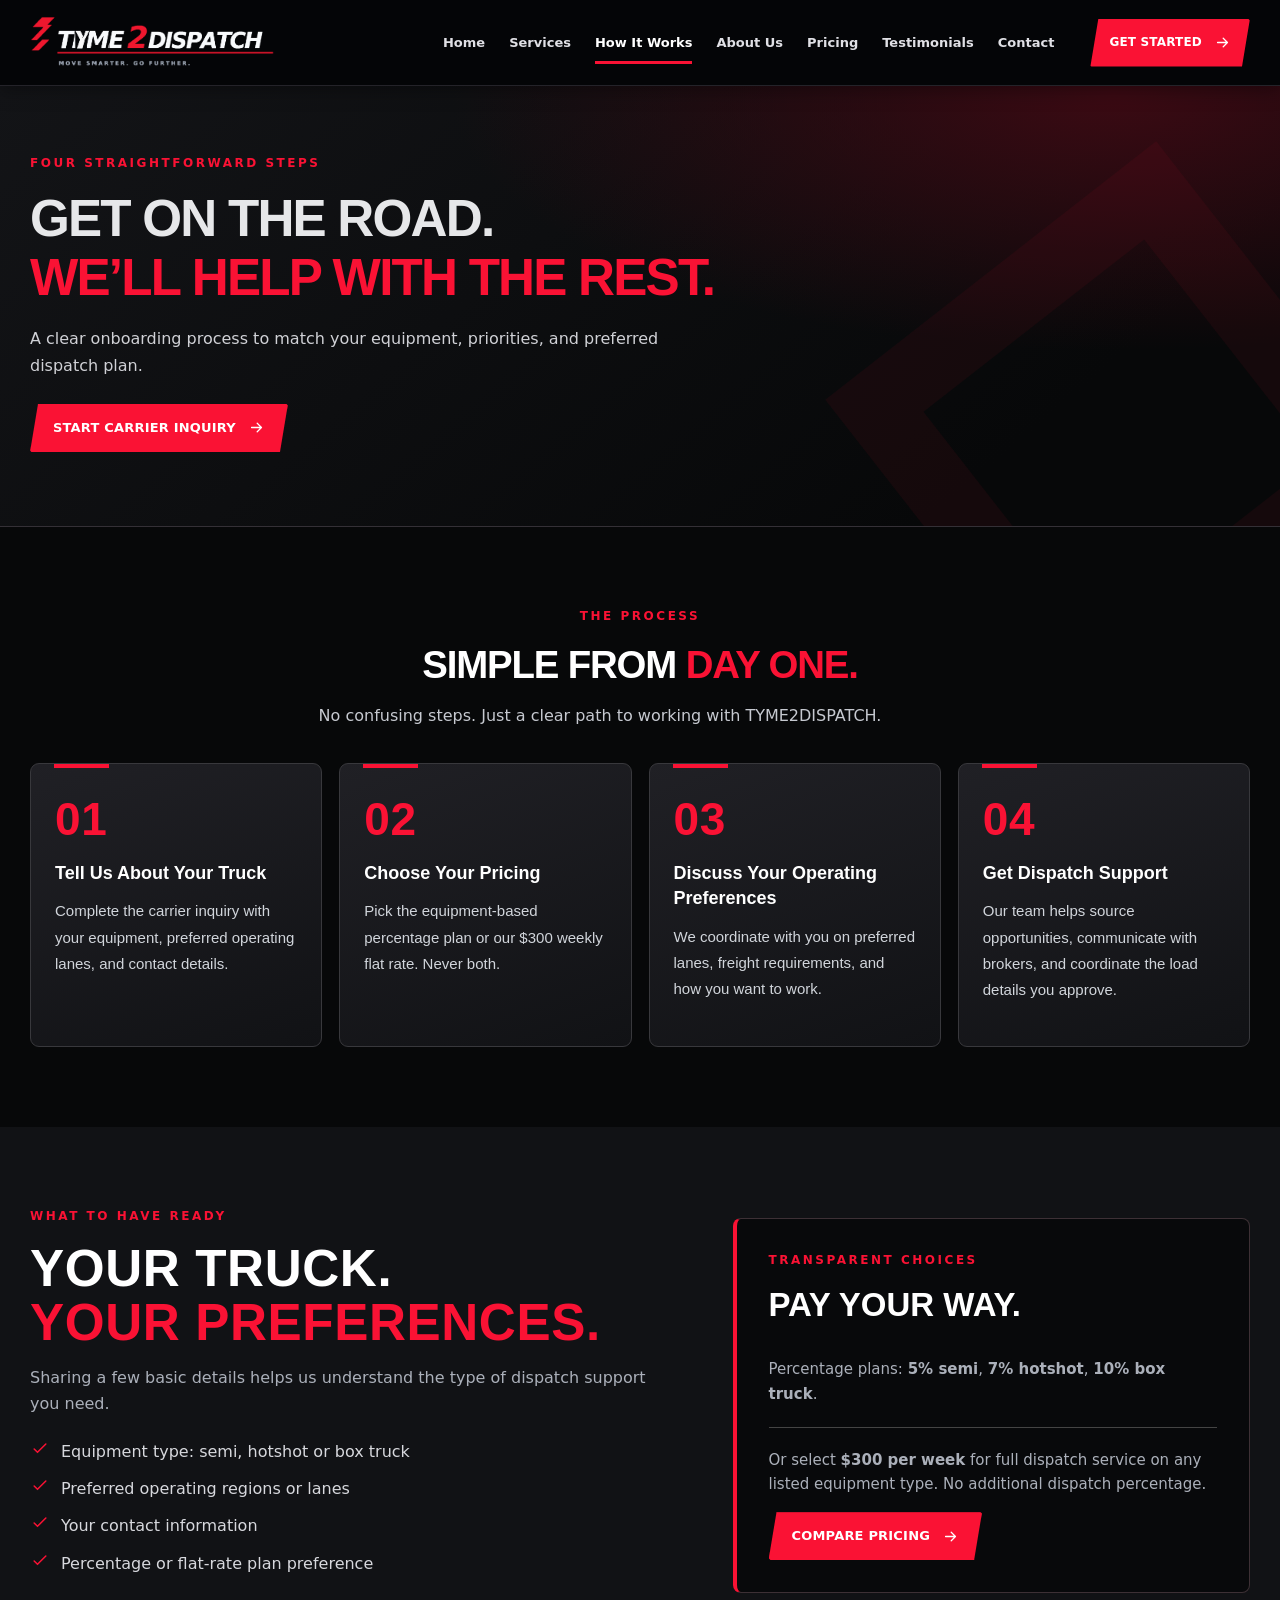
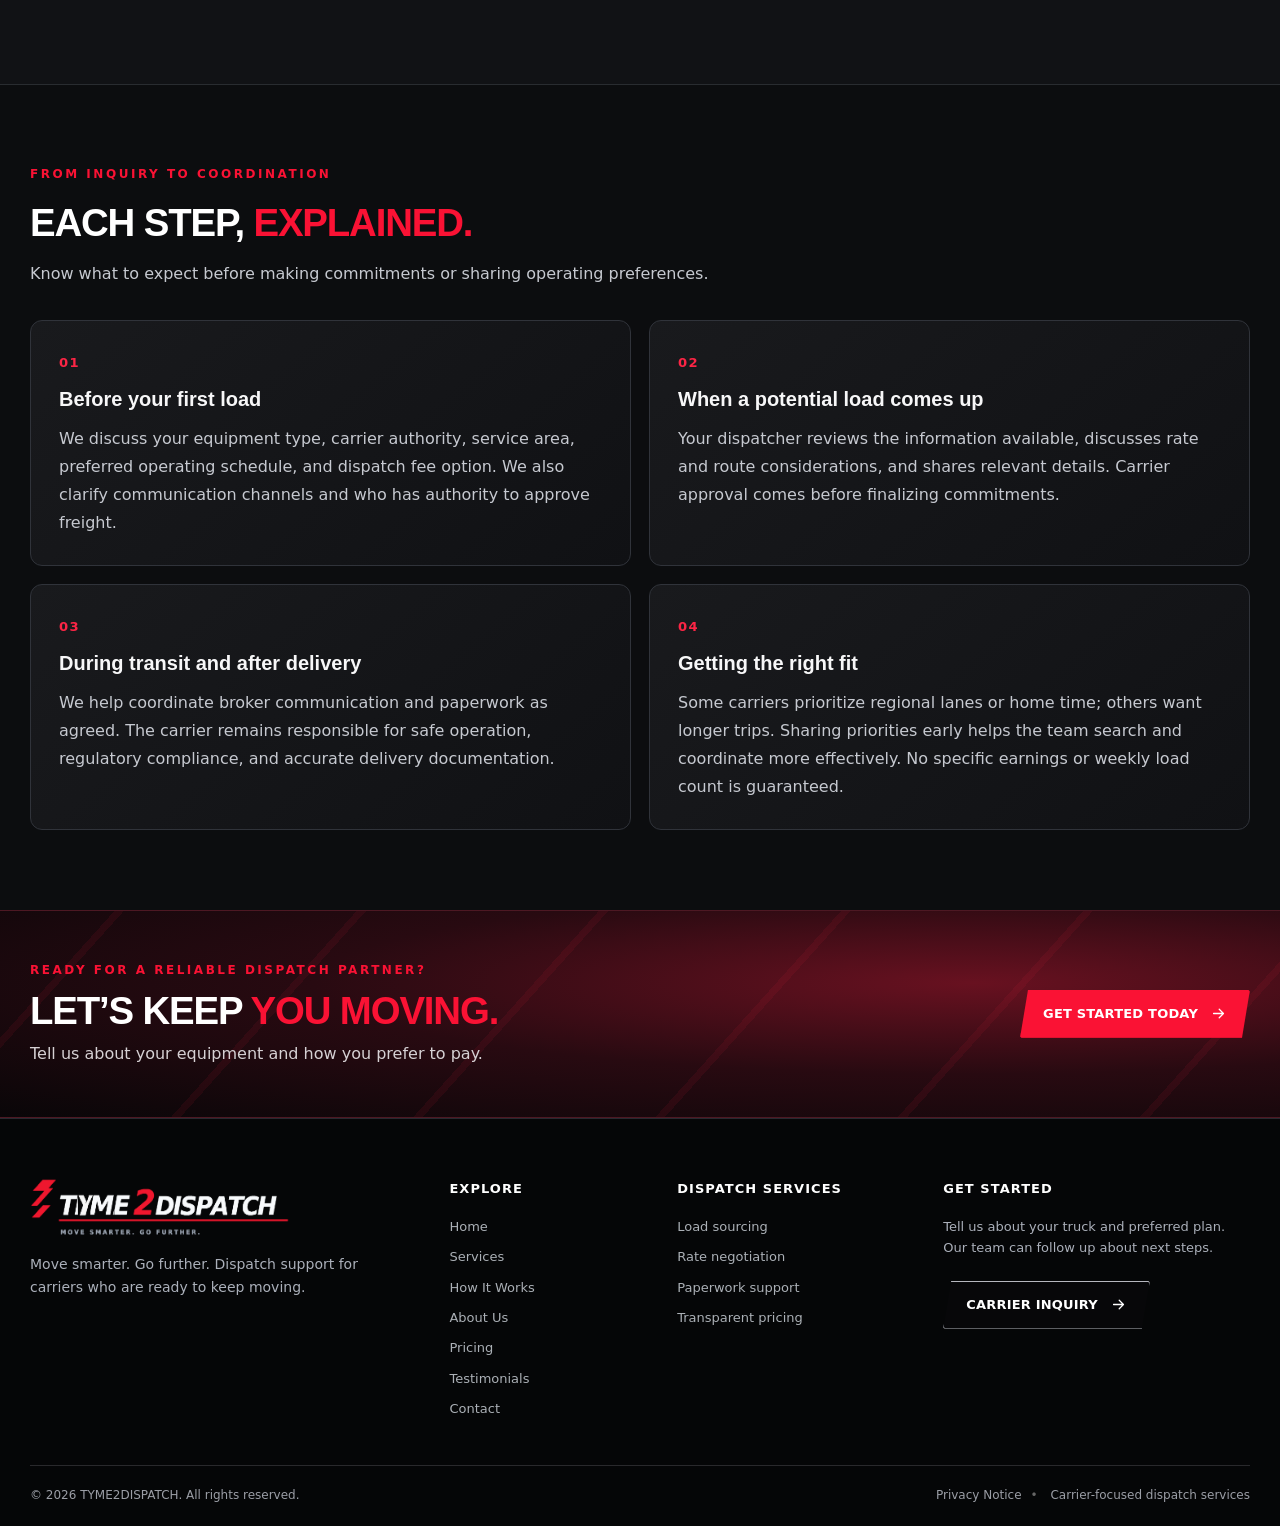
<file: how-it-works.html>
<!DOCTYPE html>
<html lang="en"><head><meta charset="utf-8"/><meta content="width=device-width, initial-scale=1" name="viewport"/><meta content="#08090b" name="theme-color"/><meta content="How to get started with TYME2DISPATCH dispatch services in four straightforward steps." name="description"/><title>How It Works | TYME2DISPATCH</title><link href="assets/images/favicon.svg" rel="icon" type="image/svg+xml"/><link href="assets/css/styles.css" rel="stylesheet"/></head><body><a class="skip-link" href="#main">Skip to main content</a>
<header class="site-header"><div class="header-inner container">
<a aria-label="TYME2DISPATCH home" class="brand" href="index.html"><img alt="TYME2DISPATCH — Move smarter. Go further." height="69" src="assets/images/tyme2dispatch-logo.png" width="302"/></a>
<nav aria-label="Main navigation" class="desktop-nav"><a class="nav-link" href="index.html">Home</a><a class="nav-link" href="services.html">Services</a><a aria-current="page" class="nav-link active" href="how-it-works.html">How It Works</a><a class="nav-link" href="about.html">About Us</a><a class="nav-link" href="pricing.html">Pricing</a><a class="nav-link" href="testimonials.html">Testimonials</a><a class="nav-link" href="contact.html">Contact</a></nav>
<a class="btn btn-primary header-cta" href="contact.html"><span>Get Started</span><svg aria-hidden="true" class="icon" fill="none" stroke="currentColor" stroke-linecap="round" stroke-linejoin="round" stroke-width="1.8" viewbox="0 0 24 24"><path d="M5 12h14m-6-6 6 6-6 6"></path></svg></a>
<button aria-controls="mobile-nav" aria-expanded="false" aria-label="Open navigation" class="menu-toggle"><svg aria-hidden="true" class="icon" fill="none" stroke="currentColor" stroke-linecap="round" stroke-linejoin="round" stroke-width="1.8" viewbox="0 0 24 24"><path d="M4 7h16M4 12h16M4 17h16"></path></svg></button>
</div><nav aria-label="Mobile navigation" class="mobile-nav" hidden="" id="mobile-nav"><a class="nav-link" href="index.html">Home</a><a class="nav-link" href="services.html">Services</a><a aria-current="page" class="nav-link active" href="how-it-works.html">How It Works</a><a class="nav-link" href="about.html">About Us</a><a class="nav-link" href="pricing.html">Pricing</a><a class="nav-link" href="testimonials.html">Testimonials</a><a class="nav-link" href="contact.html">Contact</a><a class="btn btn-primary" href="contact.html"><span>Get Started</span><svg aria-hidden="true" class="icon" fill="none" stroke="currentColor" stroke-linecap="round" stroke-linejoin="round" stroke-width="1.8" viewbox="0 0 24 24"><path d="M5 12h14m-6-6 6 6-6 6"></path></svg></a></nav></header><main id="main"><section class="page-hero"><div class="container page-hero-inner"><span class="eyebrow">FOUR STRAIGHTFORWARD STEPS</span><h1>GET ON THE ROAD.<br/><em>WE’LL HELP WITH THE REST.</em></h1><p>A clear onboarding process to match your equipment, priorities, and preferred dispatch plan.</p><a class="btn btn-primary" href="contact.html"><span>Start Carrier Inquiry</span><svg aria-hidden="true" class="icon" fill="none" stroke="currentColor" stroke-linecap="round" stroke-linejoin="round" stroke-width="1.8" viewbox="0 0 24 24"><path d="M5 12h14m-6-6 6 6-6 6"></path></svg></a></div></section><section class="section"><div class="container"><div class="section-intro center"><span class="eyebrow">THE PROCESS</span><h2>SIMPLE FROM <em>DAY ONE.</em></h2><p>No confusing steps. Just a clear path to working with TYME2DISPATCH.</p></div><div class="steps-grid"><article class="step-card"><div class="step-number">01</div><h2>Tell Us About Your Truck</h2><p>Complete the carrier inquiry with your equipment, preferred operating lanes, and contact details.</p></article><article class="step-card"><div class="step-number">02</div><h2>Choose Your Pricing</h2><p>Pick the equipment-based percentage plan or our $300 weekly flat rate. Never both.</p></article><article class="step-card"><div class="step-number">03</div><h2>Discuss Your Operating Preferences</h2><p>We coordinate with you on preferred lanes, freight requirements, and how you want to work.</p></article><article class="step-card"><div class="step-number">04</div><h2>Get Dispatch Support</h2><p>Our team helps source opportunities, communicate with brokers, and coordinate the load details you approve.</p></article></div></div></section><section class="section section-split"><div class="container split-grid"><div><span class="eyebrow">WHAT TO HAVE READY</span><h2>YOUR TRUCK.<br/><em>YOUR PREFERENCES.</em></h2><p>Sharing a few basic details helps us understand the type of dispatch support you need.</p><ul class="check-list"><li><svg aria-hidden="true" class="icon" fill="none" stroke="currentColor" stroke-linecap="round" stroke-linejoin="round" stroke-width="1.8" viewbox="0 0 24 24"><path d="m5 12 4 4L19 6"></path></svg>Equipment type: semi, hotshot or box truck</li><li><svg aria-hidden="true" class="icon" fill="none" stroke="currentColor" stroke-linecap="round" stroke-linejoin="round" stroke-width="1.8" viewbox="0 0 24 24"><path d="m5 12 4 4L19 6"></path></svg>Preferred operating regions or lanes</li><li><svg aria-hidden="true" class="icon" fill="none" stroke="currentColor" stroke-linecap="round" stroke-linejoin="round" stroke-width="1.8" viewbox="0 0 24 24"><path d="m5 12 4 4L19 6"></path></svg>Your contact information</li><li><svg aria-hidden="true" class="icon" fill="none" stroke="currentColor" stroke-linecap="round" stroke-linejoin="round" stroke-width="1.8" viewbox="0 0 24 24"><path d="m5 12 4 4L19 6"></path></svg>Percentage or flat-rate plan preference</li></ul></div><div class="side-panel"><span class="eyebrow">TRANSPARENT CHOICES</span><h3>PAY YOUR WAY.</h3><p>Percentage plans: <strong>5% semi</strong>, <strong>7% hotshot</strong>, <strong>10% box truck</strong>.</p><div class="divider"></div><p>Or select <strong>$300 per week</strong> for full dispatch service on any listed equipment type. No additional dispatch percentage.</p><a class="btn btn-primary" href="pricing.html"><span>Compare Pricing</span><svg aria-hidden="true" class="icon" fill="none" stroke="currentColor" stroke-linecap="round" stroke-linejoin="round" stroke-width="1.8" viewbox="0 0 24 24"><path d="M5 12h14m-6-6 6 6-6 6"></path></svg></a></div></div></section><section aria-label="Additional information" class="section expanded-content"><div class="container"><div class="section-intro expanded-intro"><span class="eyebrow">From inquiry to coordination</span><h2>EACH STEP, <em>EXPLAINED.</em></h2><p>Know what to expect before making commitments or sharing operating preferences.</p></div><div class="detail-grid"><article class="detail-card"><span class="detail-number">01</span><h3>Before your first load</h3><p>We discuss your equipment type, carrier authority, service area, preferred operating schedule, and dispatch fee option. We also clarify communication channels and who has authority to approve freight.</p></article><article class="detail-card"><span class="detail-number">02</span><h3>When a potential load comes up</h3><p>Your dispatcher reviews the information available, discusses rate and route considerations, and shares relevant details. Carrier approval comes before finalizing commitments.</p></article><article class="detail-card"><span class="detail-number">03</span><h3>During transit and after delivery</h3><p>We help coordinate broker communication and paperwork as agreed. The carrier remains responsible for safe operation, regulatory compliance, and accurate delivery documentation.</p></article><article class="detail-card"><span class="detail-number">04</span><h3>Getting the right fit</h3><p>Some carriers prioritize regional lanes or home time; others want longer trips. Sharing priorities early helps the team search and coordinate more effectively. No specific earnings or weekly load count is guaranteed.</p></article></div></div></section><section aria-labelledby="cta-title" class="cta-band"><div class="container cta-band-inner"><div><span class="eyebrow">Ready for a reliable dispatch partner?</span><h2 id="cta-title">LET’S KEEP <em>YOU MOVING.</em></h2><p>Tell us about your equipment and how you prefer to pay.</p></div><a class="btn btn-primary" href="contact.html"><span>Get Started Today</span><svg aria-hidden="true" class="icon" fill="none" stroke="currentColor" stroke-linecap="round" stroke-linejoin="round" stroke-width="1.8" viewbox="0 0 24 24"><path d="M5 12h14m-6-6 6 6-6 6"></path></svg></a></div></section></main><footer class="site-footer"><div class="container footer-top"><div class="footer-brand"><a aria-label="TYME2DISPATCH homepage" href="index.html"><img alt="TYME2DISPATCH" height="63" loading="lazy" src="assets/images/tyme2dispatch-logo.png" width="280"/></a><p>Move smarter. Go further. Dispatch support for carriers who are ready to keep moving.</p><div class="footer-small"> <span class="sep"></span> </div></div><div class="footer-col"><h3>Explore</h3><a href="index.html">Home</a><a href="services.html">Services</a><a href="how-it-works.html">How It Works</a><a href="about.html">About Us</a><a href="pricing.html">Pricing</a><a href="testimonials.html">Testimonials</a><a href="contact.html">Contact</a></div><div class="footer-col"><h3>Dispatch Services</h3><a href="services.html#load-search">Load sourcing</a><a href="services.html#negotiation">Rate negotiation</a><a href="services.html#paperwork">Paperwork support</a><a href="pricing.html">Transparent pricing</a></div><div class="footer-col"><h3>Get Started</h3><p>Tell us about your truck and preferred plan. Our team can follow up about next steps.</p><a class="btn btn-outline" href="contact.html"><span>Carrier Inquiry</span><svg aria-hidden="true" class="icon" fill="none" stroke="currentColor" stroke-linecap="round" stroke-linejoin="round" stroke-width="1.8" viewbox="0 0 24 24"><path d="M5 12h14m-6-6 6 6-6 6"></path></svg></a></div></div><div class="container footer-bottom"><span>© <span id="year">2026</span> TYME2DISPATCH. All rights reserved.</span><span><a href="privacy.html">Privacy Notice</a><span class="sep">•</span> Carrier-focused dispatch services</span></div></footer><script defer="" src="assets/js/main.js"></script></body></html>
</file>
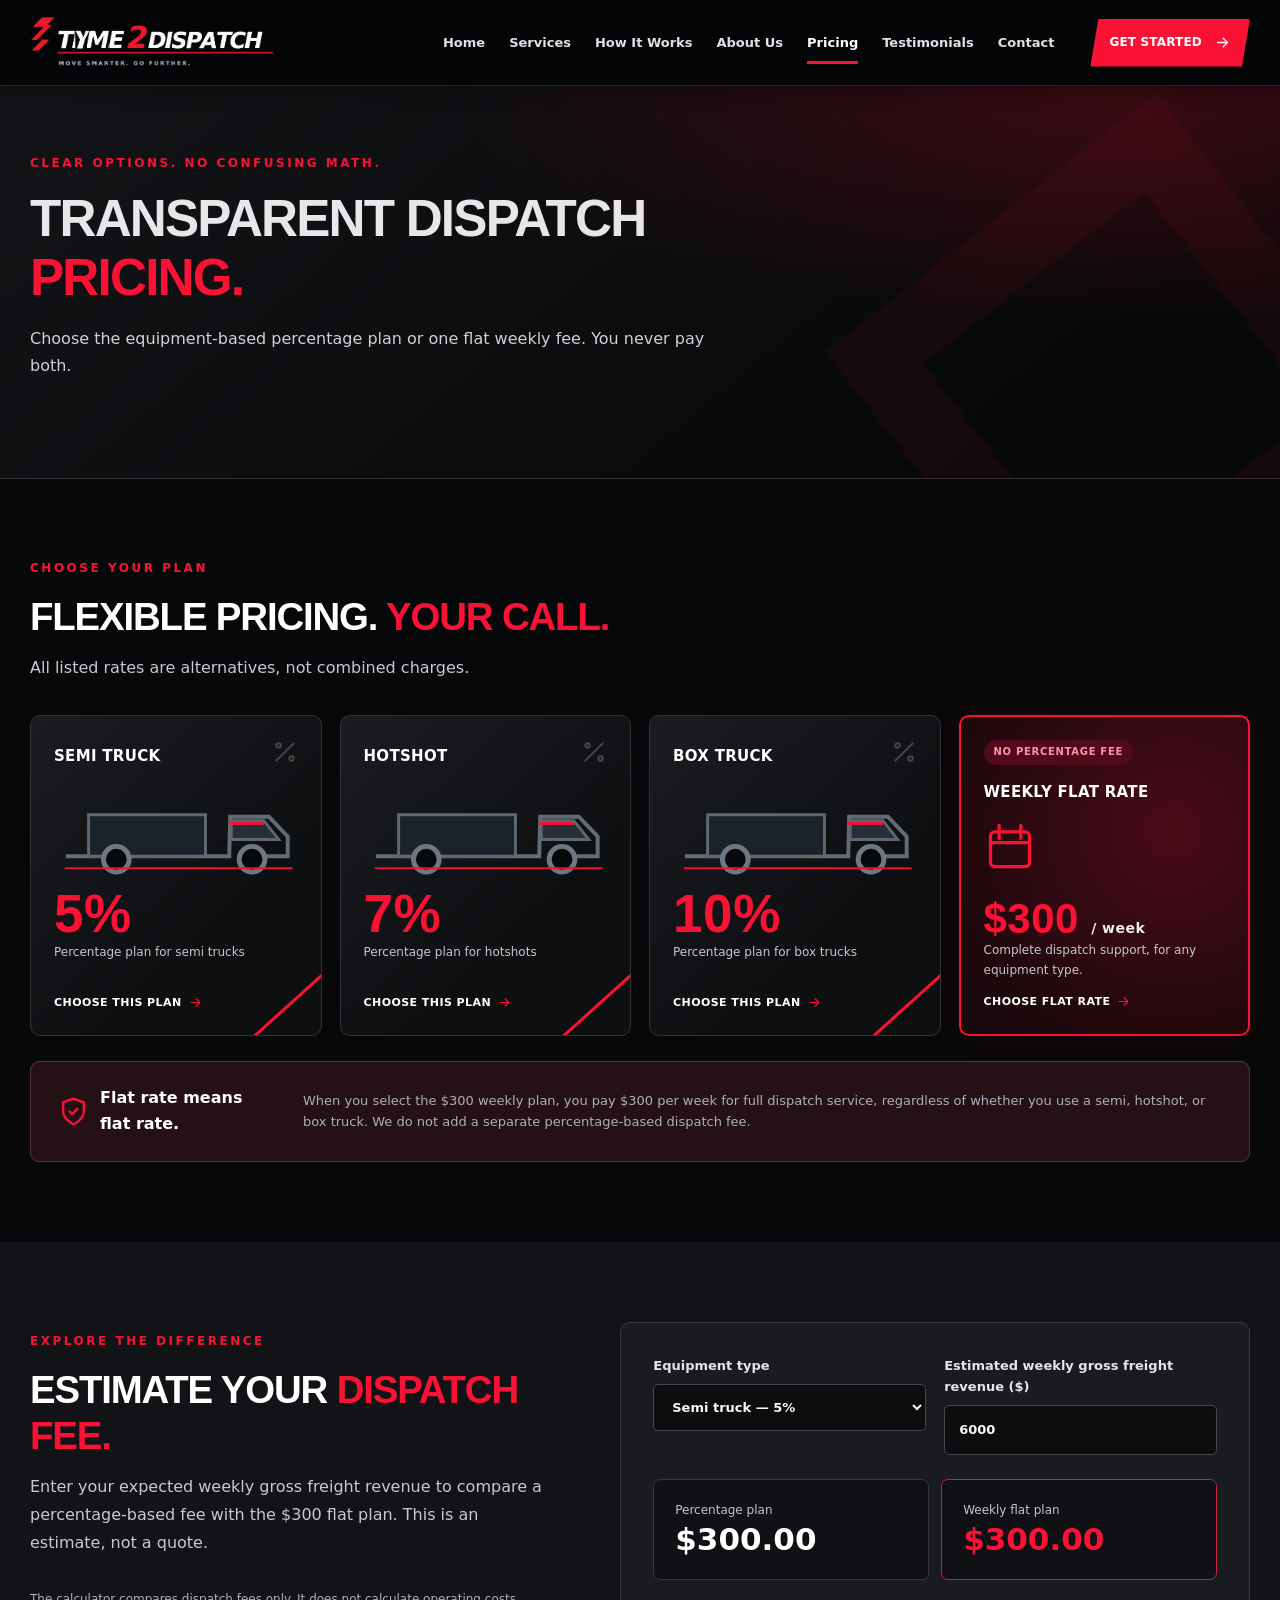
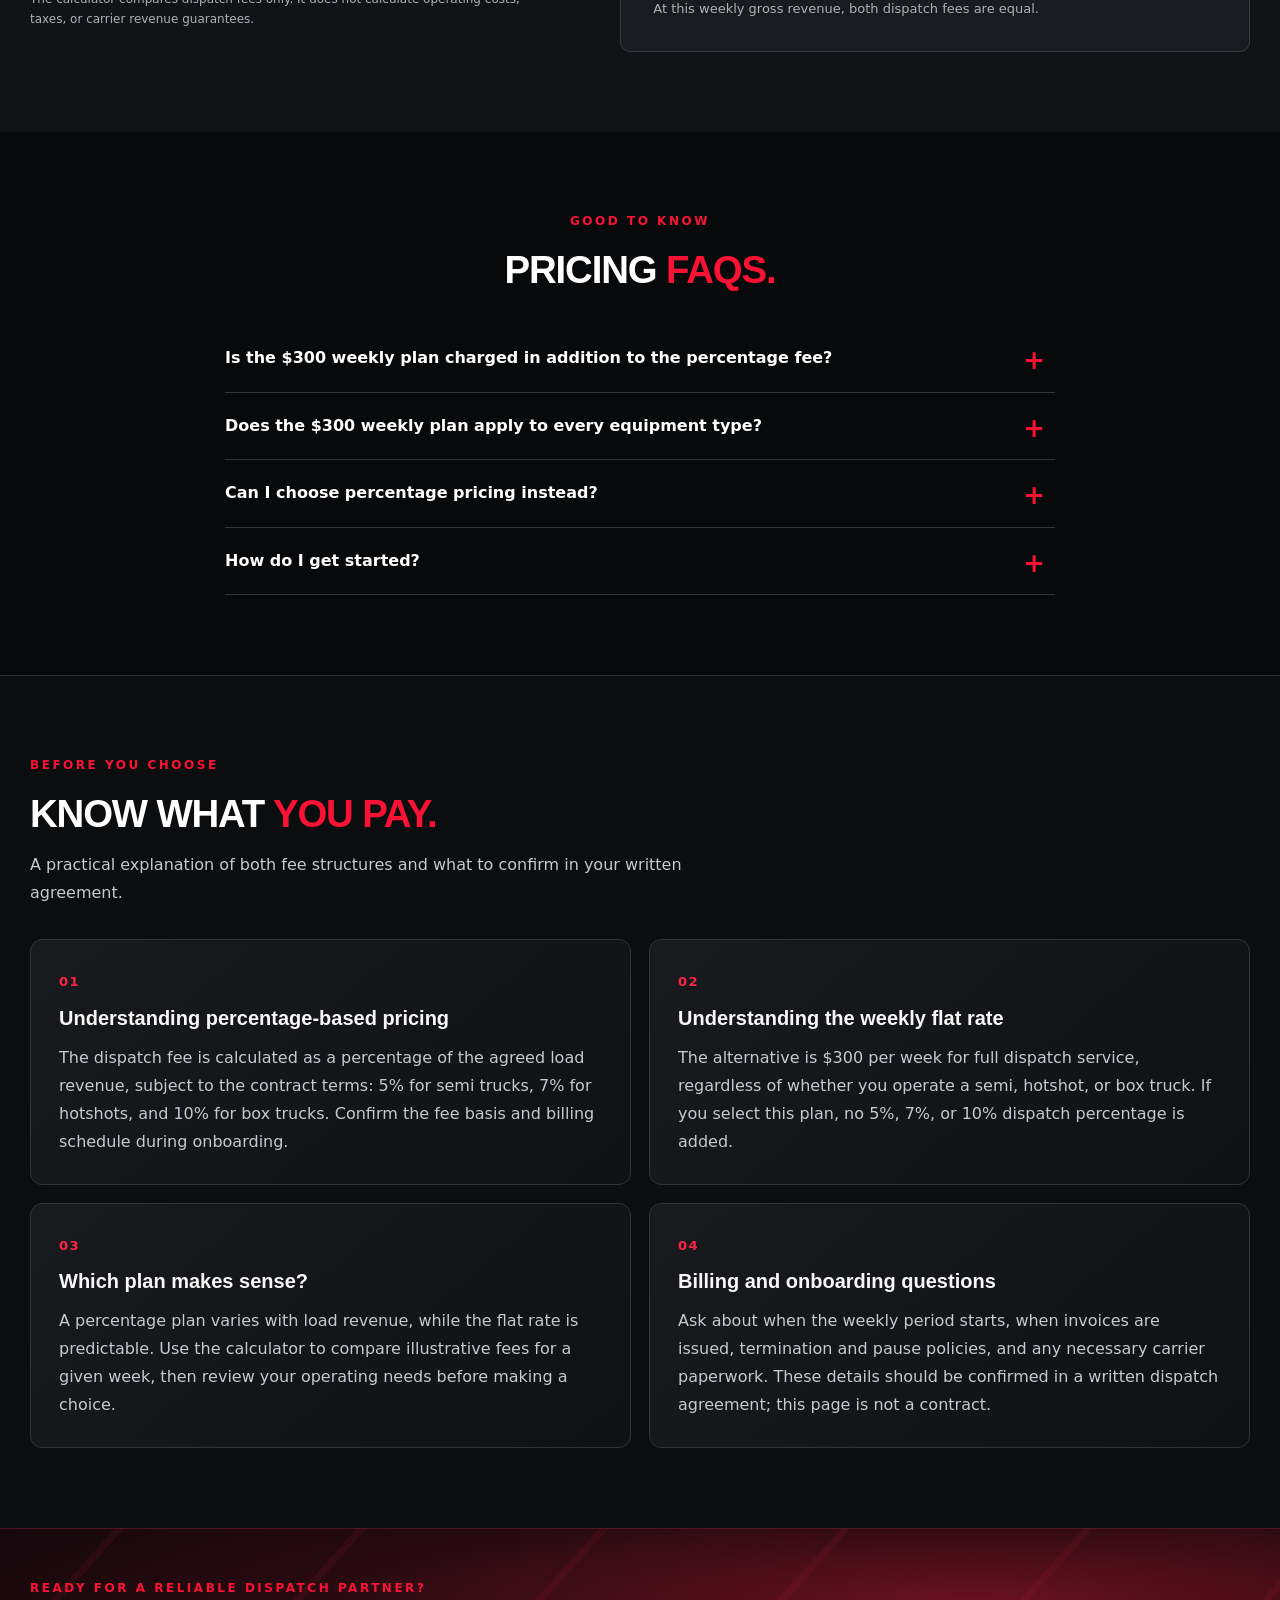
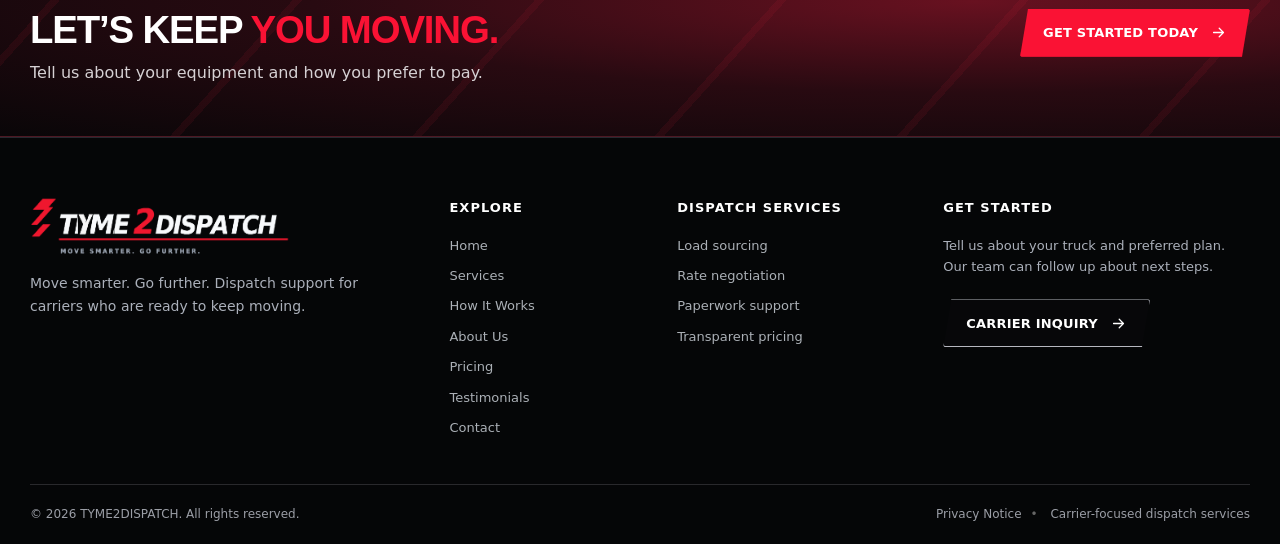
<file: pricing.html>
<!DOCTYPE html>
<html lang="en"><head><meta charset="utf-8"/><meta content="width=device-width, initial-scale=1" name="viewport"/><meta content="#08090b" name="theme-color"/><meta content="Semi truck dispatch 5%, hotshot 7%, box truck 10%, OR a $300 weekly full-dispatch flat-rate plan." name="description"/><title>Pricing | TYME2DISPATCH</title><link href="assets/images/favicon.svg" rel="icon" type="image/svg+xml"/><link href="assets/css/styles.css" rel="stylesheet"/></head><body><a class="skip-link" href="#main">Skip to main content</a>
<header class="site-header"><div class="header-inner container">
<a aria-label="TYME2DISPATCH home" class="brand" href="index.html"><img alt="TYME2DISPATCH — Move smarter. Go further." height="69" src="assets/images/tyme2dispatch-logo.png" width="302"/></a>
<nav aria-label="Main navigation" class="desktop-nav"><a class="nav-link" href="index.html">Home</a><a class="nav-link" href="services.html">Services</a><a class="nav-link" href="how-it-works.html">How It Works</a><a class="nav-link" href="about.html">About Us</a><a aria-current="page" class="nav-link active" href="pricing.html">Pricing</a><a class="nav-link" href="testimonials.html">Testimonials</a><a class="nav-link" href="contact.html">Contact</a></nav>
<a class="btn btn-primary header-cta" href="contact.html"><span>Get Started</span><svg aria-hidden="true" class="icon" fill="none" stroke="currentColor" stroke-linecap="round" stroke-linejoin="round" stroke-width="1.8" viewbox="0 0 24 24"><path d="M5 12h14m-6-6 6 6-6 6"></path></svg></a>
<button aria-controls="mobile-nav" aria-expanded="false" aria-label="Open navigation" class="menu-toggle"><svg aria-hidden="true" class="icon" fill="none" stroke="currentColor" stroke-linecap="round" stroke-linejoin="round" stroke-width="1.8" viewbox="0 0 24 24"><path d="M4 7h16M4 12h16M4 17h16"></path></svg></button>
</div><nav aria-label="Mobile navigation" class="mobile-nav" hidden="" id="mobile-nav"><a class="nav-link" href="index.html">Home</a><a class="nav-link" href="services.html">Services</a><a class="nav-link" href="how-it-works.html">How It Works</a><a class="nav-link" href="about.html">About Us</a><a aria-current="page" class="nav-link active" href="pricing.html">Pricing</a><a class="nav-link" href="testimonials.html">Testimonials</a><a class="nav-link" href="contact.html">Contact</a><a class="btn btn-primary" href="contact.html"><span>Get Started</span><svg aria-hidden="true" class="icon" fill="none" stroke="currentColor" stroke-linecap="round" stroke-linejoin="round" stroke-width="1.8" viewbox="0 0 24 24"><path d="M5 12h14m-6-6 6 6-6 6"></path></svg></a></nav></header><main id="main"><section class="page-hero"><div class="container page-hero-inner"><span class="eyebrow">CLEAR OPTIONS. NO CONFUSING MATH.</span><h1>TRANSPARENT DISPATCH<br/><em>PRICING.</em></h1><p>Choose the equipment-based percentage plan or one flat weekly fee. You never pay both.</p></div></section><section class="section"><div class="container"><div class="section-intro"><span class="eyebrow">CHOOSE YOUR PLAN</span><h2>FLEXIBLE PRICING. <em>YOUR CALL.</em></h2><p>All listed rates are alternatives, not combined charges.</p></div><div class="pricing-grid"><article class="price-card"><div class="price-card-top"><span class="price-category">SEMI TRUCK</span><span class="price-symbol"><svg aria-hidden="true" class="icon" fill="none" stroke="currentColor" stroke-linecap="round" stroke-linejoin="round" stroke-width="1.8" viewbox="0 0 24 24"><circle cx="6" cy="6" r="2"></circle><circle cx="18" cy="18" r="2"></circle><path d="M4 20 20 4"></path></svg></span></div><div aria-hidden="true" class="price-truck"><svg role="presentation" viewbox="0 0 260 104"><path d="M19 75h165l1-40h39l19 20v20h-22" fill="none" stroke="#6b747d" stroke-width="4"></path><path d="M42 33h118v42H42z" fill="#1c242b" stroke="#656f7a" stroke-width="3"></path><path d="M186 39h33l15 19h-48z" fill="#29323a" stroke="#656f7a" stroke-width="3"></path><path d="M184 42h35" stroke="#ff1740" stroke-width="3"></path><circle cx="70" cy="78" fill="#06080a" r="13" stroke="#77818b" stroke-width="5"></circle><circle cx="207" cy="78" fill="#06080a" r="13" stroke="#77818b" stroke-width="5"></circle><path d="M18 87h230" stroke="#ff1235" stroke-width="2"></path></svg></div><div class="price-number">5%</div><p class="price-description">Percentage plan for semi trucks</p><a class="price-link" href="contact.html?plan=semi">Choose this plan <svg aria-hidden="true" class="icon" fill="none" stroke="currentColor" stroke-linecap="round" stroke-linejoin="round" stroke-width="1.8" viewbox="0 0 24 24"><path d="M5 12h14m-6-6 6 6-6 6"></path></svg></a></article><article class="price-card"><div class="price-card-top"><span class="price-category">HOTSHOT</span><span class="price-symbol"><svg aria-hidden="true" class="icon" fill="none" stroke="currentColor" stroke-linecap="round" stroke-linejoin="round" stroke-width="1.8" viewbox="0 0 24 24"><circle cx="6" cy="6" r="2"></circle><circle cx="18" cy="18" r="2"></circle><path d="M4 20 20 4"></path></svg></span></div><div aria-hidden="true" class="price-truck"><svg role="presentation" viewbox="0 0 260 104"><path d="M19 75h165l1-40h39l19 20v20h-22" fill="none" stroke="#6b747d" stroke-width="4"></path><path d="M42 33h118v42H42z" fill="#1c242b" stroke="#656f7a" stroke-width="3"></path><path d="M186 39h33l15 19h-48z" fill="#29323a" stroke="#656f7a" stroke-width="3"></path><path d="M184 42h35" stroke="#ff1740" stroke-width="3"></path><circle cx="70" cy="78" fill="#06080a" r="13" stroke="#77818b" stroke-width="5"></circle><circle cx="207" cy="78" fill="#06080a" r="13" stroke="#77818b" stroke-width="5"></circle><path d="M18 87h230" stroke="#ff1235" stroke-width="2"></path></svg></div><div class="price-number">7%</div><p class="price-description">Percentage plan for hotshots</p><a class="price-link" href="contact.html?plan=hotshot">Choose this plan <svg aria-hidden="true" class="icon" fill="none" stroke="currentColor" stroke-linecap="round" stroke-linejoin="round" stroke-width="1.8" viewbox="0 0 24 24"><path d="M5 12h14m-6-6 6 6-6 6"></path></svg></a></article><article class="price-card"><div class="price-card-top"><span class="price-category">BOX TRUCK</span><span class="price-symbol"><svg aria-hidden="true" class="icon" fill="none" stroke="currentColor" stroke-linecap="round" stroke-linejoin="round" stroke-width="1.8" viewbox="0 0 24 24"><circle cx="6" cy="6" r="2"></circle><circle cx="18" cy="18" r="2"></circle><path d="M4 20 20 4"></path></svg></span></div><div aria-hidden="true" class="price-truck"><svg role="presentation" viewbox="0 0 260 104"><path d="M19 75h165l1-40h39l19 20v20h-22" fill="none" stroke="#6b747d" stroke-width="4"></path><path d="M42 33h118v42H42z" fill="#1c242b" stroke="#656f7a" stroke-width="3"></path><path d="M186 39h33l15 19h-48z" fill="#29323a" stroke="#656f7a" stroke-width="3"></path><path d="M184 42h35" stroke="#ff1740" stroke-width="3"></path><circle cx="70" cy="78" fill="#06080a" r="13" stroke="#77818b" stroke-width="5"></circle><circle cx="207" cy="78" fill="#06080a" r="13" stroke="#77818b" stroke-width="5"></circle><path d="M18 87h230" stroke="#ff1235" stroke-width="2"></path></svg></div><div class="price-number">10%</div><p class="price-description">Percentage plan for box trucks</p><a class="price-link" href="contact.html?plan=box">Choose this plan <svg aria-hidden="true" class="icon" fill="none" stroke="currentColor" stroke-linecap="round" stroke-linejoin="round" stroke-width="1.8" viewbox="0 0 24 24"><path d="M5 12h14m-6-6 6 6-6 6"></path></svg></a></article><article class="price-card flat-card"><div class="flat-pill">NO PERCENTAGE FEE</div><span class="price-category">WEEKLY FLAT RATE</span><div class="flat-icon"><svg aria-hidden="true" class="icon" fill="none" stroke="currentColor" stroke-linecap="round" stroke-linejoin="round" stroke-width="1.8" viewbox="0 0 24 24"><rect height="16" rx="2" width="18" x="3" y="5"></rect><path d="M7 2v6M17 2v6M3 10h18"></path></svg></div><div class="flat-price">$300 <span>/ week</span></div><p class="price-description">Complete dispatch support, for any equipment type.</p><a class="price-link" href="contact.html?plan=flat">Choose flat rate <svg aria-hidden="true" class="icon" fill="none" stroke="currentColor" stroke-linecap="round" stroke-linejoin="round" stroke-width="1.8" viewbox="0 0 24 24"><path d="M5 12h14m-6-6 6 6-6 6"></path></svg></a></article></div><div class="pricing-explainer"><div><svg aria-hidden="true" class="icon" fill="none" stroke="currentColor" stroke-linecap="round" stroke-linejoin="round" stroke-width="1.8" viewbox="0 0 24 24"><path d="M12 22s8-4 8-10V5l-8-3-8 3v7c0 6 8 10 8 10Z"></path><path d="m9 12 2 2 4-4"></path></svg><strong>Flat rate means flat rate.</strong></div><p>When you select the $300 weekly plan, you pay $300 per week for full dispatch service, regardless of whether you use a semi, hotshot, or box truck. We do not add a separate percentage-based dispatch fee.</p></div></div></section>
<section class="section calculator-section" id="calculator"><div class="container calc-grid"><div><div class="section-intro"><span class="eyebrow">EXPLORE THE DIFFERENCE</span><h2>ESTIMATE YOUR <em>DISPATCH FEE.</em></h2><p>Enter your expected weekly gross freight revenue to compare a percentage-based fee with the $300 flat plan. This is an estimate, not a quote.</p></div><p class="small-note">The calculator compares dispatch fees only. It does not calculate operating costs, taxes, or carrier revenue guarantees.</p></div><form class="calc-panel" id="fee-calculator"><div class="calc-fields"><label>Equipment type<select id="calc-equipment"><option value="0.05">Semi truck — 5%</option><option value="0.07">Hotshot — 7%</option><option value="0.10">Box truck — 10%</option></select></label><label>Estimated weekly gross freight revenue ($)<input id="calc-revenue" inputmode="decimal" max="1000000" min="0" step="100" type="number" value="6000"/></label></div><div aria-live="polite" class="calc-results"><div><span>Percentage plan</span><strong id="calc-percent">$300.00</strong></div><div class="calc-flat"><span>Weekly flat plan</span><strong>$300.00</strong></div></div><p class="calc-summary" id="calc-summary">At this revenue, both fees are the same.</p></form></div></section>
<section class="section faq-section"><div class="container"><div class="section-intro center"><span class="eyebrow">GOOD TO KNOW</span><h2>PRICING <em>FAQS.</em></h2></div><div class="faq-list"><details><summary>Is the $300 weekly plan charged in addition to the percentage fee?</summary><p>No. The $300 weekly plan is an alternative to percentage pricing. Customers on the weekly plan pay only $300 per week in dispatch fees.</p></details><details><summary>Does the $300 weekly plan apply to every equipment type?</summary><p>Yes. The flat weekly plan is available for semi trucks, hotshots, and box trucks.</p></details><details><summary>Can I choose percentage pricing instead?</summary><p>Yes. Semi trucks are 5%, hotshots are 7%, and box trucks are 10% under the percentage-based option.</p></details><details><summary>How do I get started?</summary><p>Complete the carrier inquiry form with your equipment and plan preference, and the team can discuss next steps with you.</p></details></div></div></section><section aria-label="Additional information" class="section expanded-content"><div class="container"><div class="section-intro expanded-intro"><span class="eyebrow">Before you choose</span><h2>KNOW WHAT <em>YOU PAY.</em></h2><p>A practical explanation of both fee structures and what to confirm in your written agreement.</p></div><div class="detail-grid"><article class="detail-card"><span class="detail-number">01</span><h3>Understanding percentage-based pricing</h3><p>The dispatch fee is calculated as a percentage of the agreed load revenue, subject to the contract terms: 5% for semi trucks, 7% for hotshots, and 10% for box trucks. Confirm the fee basis and billing schedule during onboarding.</p></article><article class="detail-card"><span class="detail-number">02</span><h3>Understanding the weekly flat rate</h3><p>The alternative is $300 per week for full dispatch service, regardless of whether you operate a semi, hotshot, or box truck. If you select this plan, no 5%, 7%, or 10% dispatch percentage is added.</p></article><article class="detail-card"><span class="detail-number">03</span><h3>Which plan makes sense?</h3><p>A percentage plan varies with load revenue, while the flat rate is predictable. Use the calculator to compare illustrative fees for a given week, then review your operating needs before making a choice.</p></article><article class="detail-card"><span class="detail-number">04</span><h3>Billing and onboarding questions</h3><p>Ask about when the weekly period starts, when invoices are issued, termination and pause policies, and any necessary carrier paperwork. These details should be confirmed in a written dispatch agreement; this page is not a contract.</p></article></div></div></section><section aria-labelledby="cta-title" class="cta-band"><div class="container cta-band-inner"><div><span class="eyebrow">Ready for a reliable dispatch partner?</span><h2 id="cta-title">LET’S KEEP <em>YOU MOVING.</em></h2><p>Tell us about your equipment and how you prefer to pay.</p></div><a class="btn btn-primary" href="contact.html"><span>Get Started Today</span><svg aria-hidden="true" class="icon" fill="none" stroke="currentColor" stroke-linecap="round" stroke-linejoin="round" stroke-width="1.8" viewbox="0 0 24 24"><path d="M5 12h14m-6-6 6 6-6 6"></path></svg></a></div></section></main><footer class="site-footer"><div class="container footer-top"><div class="footer-brand"><a aria-label="TYME2DISPATCH homepage" href="index.html"><img alt="TYME2DISPATCH" height="63" loading="lazy" src="assets/images/tyme2dispatch-logo.png" width="280"/></a><p>Move smarter. Go further. Dispatch support for carriers who are ready to keep moving.</p><div class="footer-small"><span class="sep"></span> </div></div><div class="footer-col"><h3>Explore</h3><a href="index.html">Home</a><a href="services.html">Services</a><a href="how-it-works.html">How It Works</a><a href="about.html">About Us</a><a href="pricing.html">Pricing</a><a href="testimonials.html">Testimonials</a><a href="contact.html">Contact</a></div><div class="footer-col"><h3>Dispatch Services</h3><a href="services.html#load-search">Load sourcing</a><a href="services.html#negotiation">Rate negotiation</a><a href="services.html#paperwork">Paperwork support</a><a href="pricing.html">Transparent pricing</a></div><div class="footer-col"><h3>Get Started</h3><p>Tell us about your truck and preferred plan. Our team can follow up about next steps.</p><a class="btn btn-outline" href="contact.html"><span>Carrier Inquiry</span><svg aria-hidden="true" class="icon" fill="none" stroke="currentColor" stroke-linecap="round" stroke-linejoin="round" stroke-width="1.8" viewbox="0 0 24 24"><path d="M5 12h14m-6-6 6 6-6 6"></path></svg></a></div></div><div class="container footer-bottom"><span>© <span id="year">2026</span> TYME2DISPATCH. All rights reserved.</span><span><a href="privacy.html">Privacy Notice</a><span class="sep">•</span> Carrier-focused dispatch services</span></div></footer><script defer="" src="assets/js/main.js"></script></body></html>
</file>
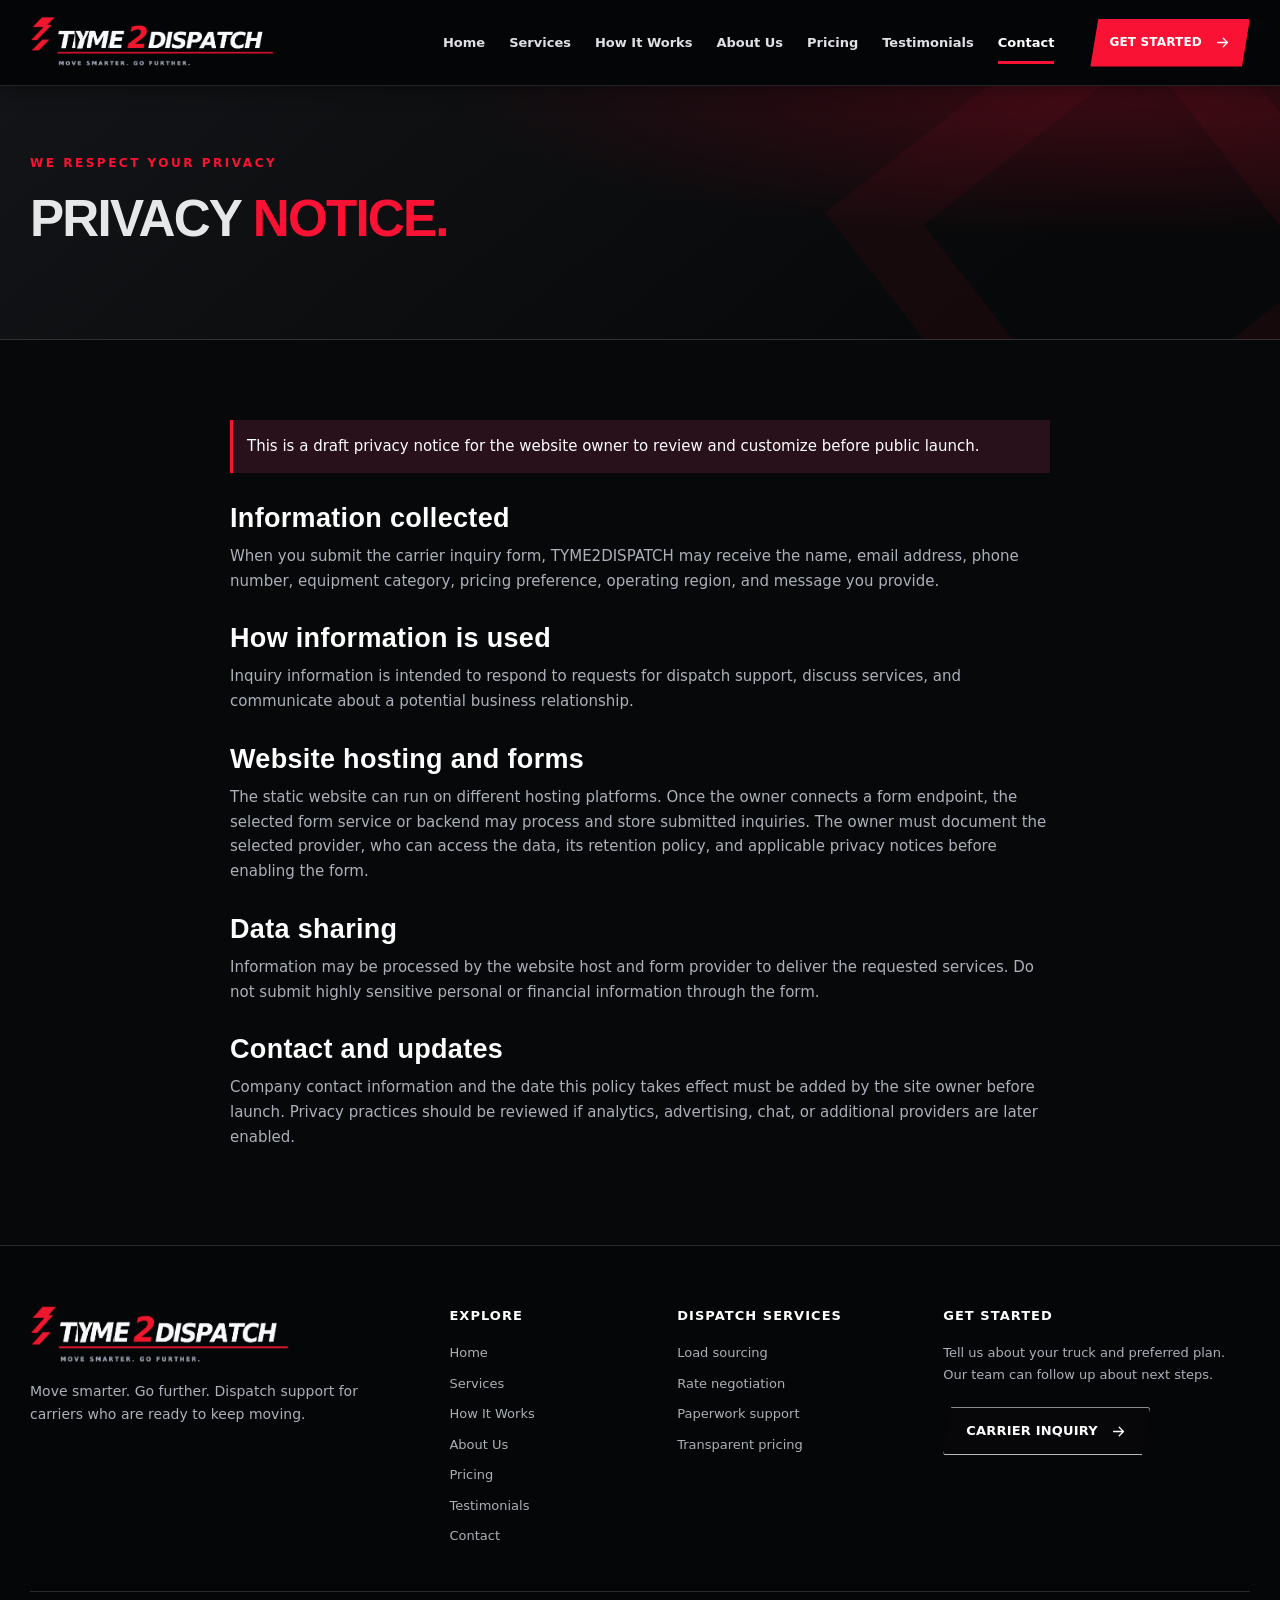
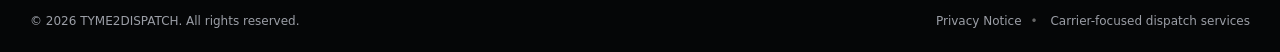
<file: privacy.html>
<!doctype html><html lang="en"><head><meta charset="utf-8"><meta name="viewport" content="width=device-width, initial-scale=1"><meta name="theme-color" content="#08090b"><meta name="description" content="Draft privacy information for TYME2DISPATCH website inquiries."><title>Privacy Notice | TYME2DISPATCH</title><link rel="icon" href="assets/images/favicon.svg" type="image/svg+xml"><link rel="stylesheet" href="assets/css/styles.css"></head><body><a class="skip-link" href="#main">Skip to main content</a>
<header class="site-header"><div class="header-inner container">
<a class="brand" href="index.html" aria-label="TYME2DISPATCH home"><img src="assets/images/tyme2dispatch-logo.png" alt="TYME2DISPATCH — Move smarter. Go further." width="302" height="69"></a>
<nav class="desktop-nav" aria-label="Main navigation"><a class="nav-link" href="index.html">Home</a><a class="nav-link" href="services.html">Services</a><a class="nav-link" href="how-it-works.html">How It Works</a><a class="nav-link" href="about.html">About Us</a><a class="nav-link" href="pricing.html">Pricing</a><a class="nav-link" href="testimonials.html">Testimonials</a><a class="nav-link active" href="contact.html" aria-current="page">Contact</a></nav>
<a class="btn btn-primary header-cta" href="contact.html"><span>Get Started</span><svg class="icon " aria-hidden="true" viewBox="0 0 24 24" fill="none" stroke="currentColor" stroke-width="1.8" stroke-linecap="round" stroke-linejoin="round"><path d="M5 12h14m-6-6 6 6-6 6"/></svg></a>
<button class="menu-toggle" aria-label="Open navigation" aria-expanded="false" aria-controls="mobile-nav"><svg class="icon " aria-hidden="true" viewBox="0 0 24 24" fill="none" stroke="currentColor" stroke-width="1.8" stroke-linecap="round" stroke-linejoin="round"><path d="M4 7h16M4 12h16M4 17h16"/></svg></button>
</div><nav class="mobile-nav" id="mobile-nav" aria-label="Mobile navigation" hidden><a class="nav-link" href="index.html">Home</a><a class="nav-link" href="services.html">Services</a><a class="nav-link" href="how-it-works.html">How It Works</a><a class="nav-link" href="about.html">About Us</a><a class="nav-link" href="pricing.html">Pricing</a><a class="nav-link" href="testimonials.html">Testimonials</a><a class="nav-link active" href="contact.html" aria-current="page">Contact</a><a class="btn btn-primary" href="contact.html"><span>Get Started</span><svg class="icon " aria-hidden="true" viewBox="0 0 24 24" fill="none" stroke="currentColor" stroke-width="1.8" stroke-linecap="round" stroke-linejoin="round"><path d="M5 12h14m-6-6 6 6-6 6"/></svg></a></nav></header><main id="main"><section class="page-hero compact"><div class="container page-hero-inner"><span class="eyebrow">WE RESPECT YOUR PRIVACY</span><h1>PRIVACY <em>NOTICE.</em></h1></div></section><section class="section legal-copy"><div class="container narrow"><p class="legal-alert">This is a draft privacy notice for the website owner to review and customize before public launch.</p><h2>Information collected</h2><p>When you submit the carrier inquiry form, TYME2DISPATCH may receive the name, email address, phone number, equipment category, pricing preference, operating region, and message you provide.</p><h2>How information is used</h2><p>Inquiry information is intended to respond to requests for dispatch support, discuss services, and communicate about a potential business relationship.</p><h2>Website hosting and forms</h2><p>The static website can run on different hosting platforms. Once the owner connects a form endpoint, the selected form service or backend may process and store submitted inquiries. The owner must document the selected provider, who can access the data, its retention policy, and applicable privacy notices before enabling the form.</p><h2>Data sharing</h2><p>Information may be processed by the website host and form provider to deliver the requested services. Do not submit highly sensitive personal or financial information through the form.</p><h2>Contact and updates</h2><p>Company contact information and the date this policy takes effect must be added by the site owner before launch. Privacy practices should be reviewed if analytics, advertising, chat, or additional providers are later enabled.</p></div></section></main><footer class="site-footer"><div class="container footer-top"><div class="footer-brand"><a href="index.html" aria-label="TYME2DISPATCH homepage"><img src="assets/images/tyme2dispatch-logo.png" alt="TYME2DISPATCH" width="280" height="63" loading="lazy"></a><p>Move smarter. Go further. Dispatch support for carriers who are ready to keep moving.</p><div class="footer-small"><span class="sep"></span></div></div><div class="footer-col"><h3>Explore</h3><a href="index.html">Home</a><a href="services.html">Services</a><a href="how-it-works.html">How It Works</a><a href="about.html">About Us</a><a href="pricing.html">Pricing</a><a href="testimonials.html">Testimonials</a><a href="contact.html">Contact</a></div><div class="footer-col"><h3>Dispatch Services</h3><a href="services.html#load-search">Load sourcing</a><a href="services.html#negotiation">Rate negotiation</a><a href="services.html#paperwork">Paperwork support</a><a href="pricing.html">Transparent pricing</a></div><div class="footer-col"><h3>Get Started</h3><p>Tell us about your truck and preferred plan. Our team can follow up about next steps.</p><a class="btn btn-outline" href="contact.html"><span>Carrier Inquiry</span><svg class="icon " aria-hidden="true" viewBox="0 0 24 24" fill="none" stroke="currentColor" stroke-width="1.8" stroke-linecap="round" stroke-linejoin="round"><path d="M5 12h14m-6-6 6 6-6 6"/></svg></a></div></div><div class="container footer-bottom"><span>© <span id="year">2026</span> TYME2DISPATCH. All rights reserved.</span><span><a href="privacy.html">Privacy Notice</a><span class="sep">•</span> Carrier-focused dispatch services</span></div></footer><script defer src="assets/js/main.js"></script></body></html>
</file>
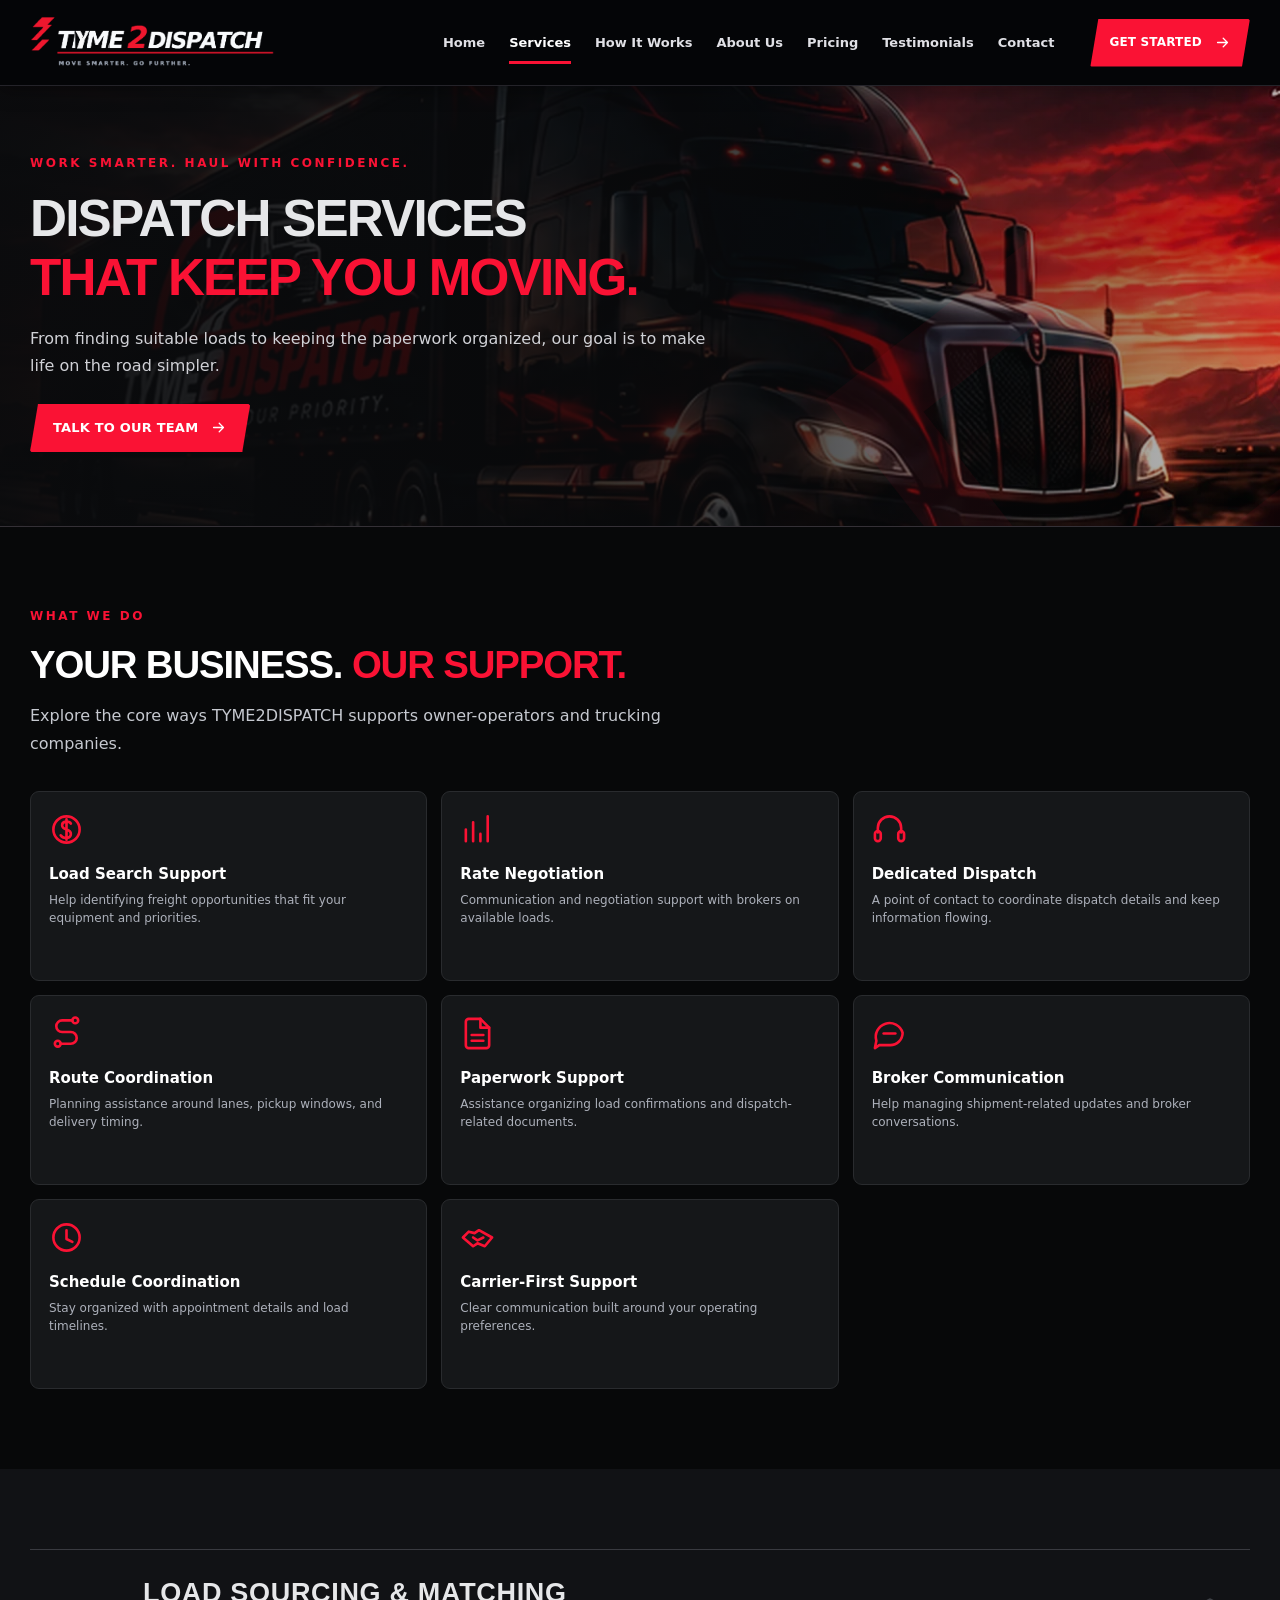
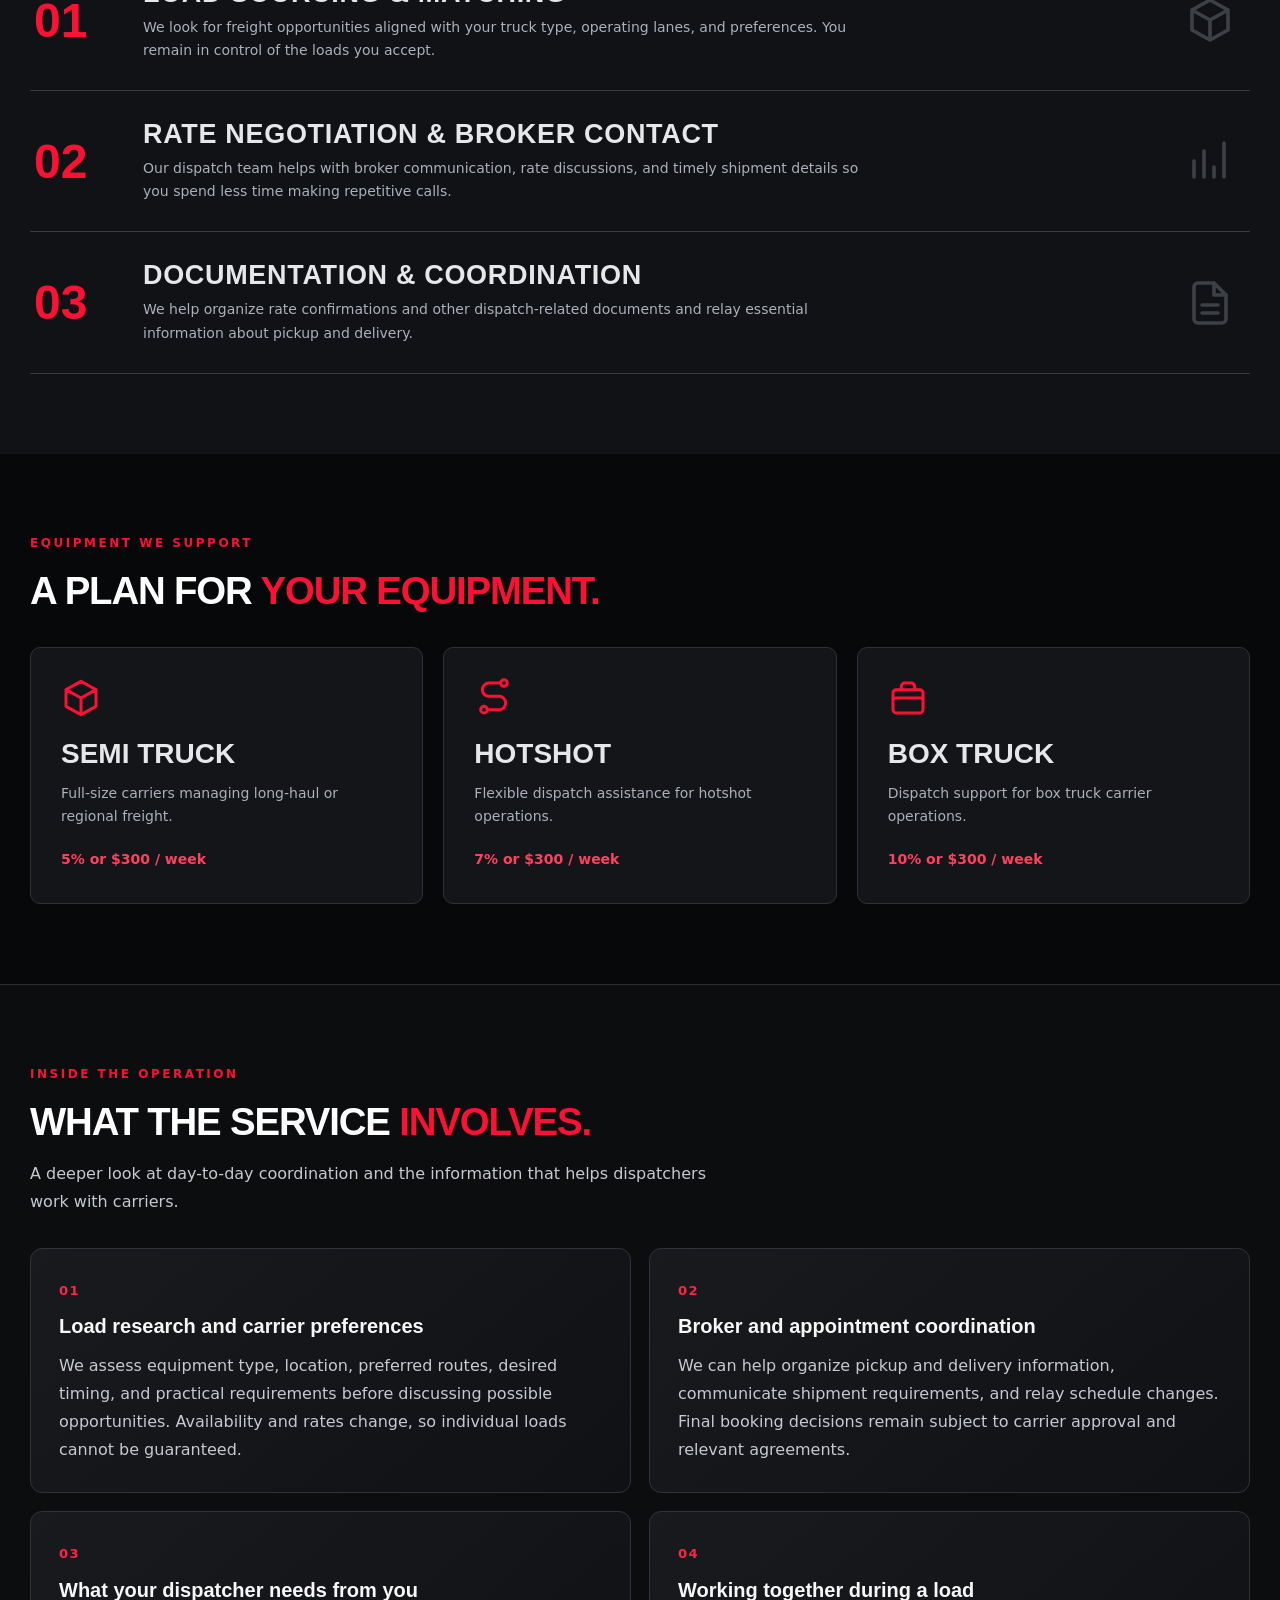
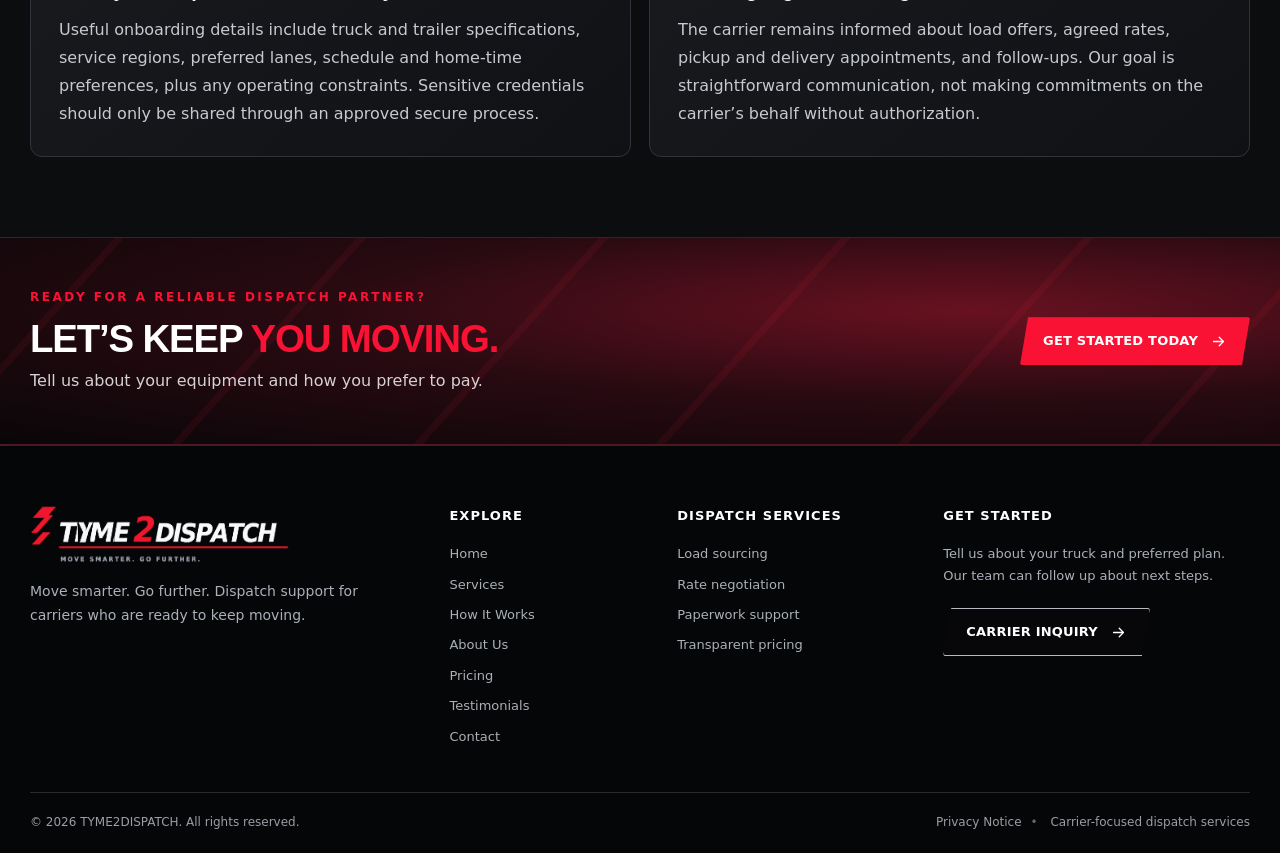
<file: services.html>
<!DOCTYPE html>
<html lang="en"><head><meta charset="utf-8"/><meta content="width=device-width, initial-scale=1" name="viewport"/><meta content="#08090b" name="theme-color"/><meta content="Load sourcing, broker communication, rate negotiation, route coordination and paperwork support." name="description"/><title>Our Dispatch Services | TYME2DISPATCH</title><link href="assets/images/favicon.svg" rel="icon" type="image/svg+xml"/><link href="assets/css/styles.css" rel="stylesheet"/></head><body><a class="skip-link" href="#main">Skip to main content</a>
<header class="site-header"><div class="header-inner container">
<a aria-label="TYME2DISPATCH home" class="brand" href="index.html"><img alt="TYME2DISPATCH — Move smarter. Go further." height="69" src="assets/images/tyme2dispatch-logo.png" width="302"/></a>
<nav aria-label="Main navigation" class="desktop-nav"><a class="nav-link" href="index.html">Home</a><a aria-current="page" class="nav-link active" href="services.html">Services</a><a class="nav-link" href="how-it-works.html">How It Works</a><a class="nav-link" href="about.html">About Us</a><a class="nav-link" href="pricing.html">Pricing</a><a class="nav-link" href="testimonials.html">Testimonials</a><a class="nav-link" href="contact.html">Contact</a></nav>
<a class="btn btn-primary header-cta" href="contact.html"><span>Get Started</span><svg aria-hidden="true" class="icon" fill="none" stroke="currentColor" stroke-linecap="round" stroke-linejoin="round" stroke-width="1.8" viewbox="0 0 24 24"><path d="M5 12h14m-6-6 6 6-6 6"></path></svg></a>
<button aria-controls="mobile-nav" aria-expanded="false" aria-label="Open navigation" class="menu-toggle"><svg aria-hidden="true" class="icon" fill="none" stroke="currentColor" stroke-linecap="round" stroke-linejoin="round" stroke-width="1.8" viewbox="0 0 24 24"><path d="M4 7h16M4 12h16M4 17h16"></path></svg></button>
</div><nav aria-label="Mobile navigation" class="mobile-nav" hidden="" id="mobile-nav"><a class="nav-link" href="index.html">Home</a><a aria-current="page" class="nav-link active" href="services.html">Services</a><a class="nav-link" href="how-it-works.html">How It Works</a><a class="nav-link" href="about.html">About Us</a><a class="nav-link" href="pricing.html">Pricing</a><a class="nav-link" href="testimonials.html">Testimonials</a><a class="nav-link" href="contact.html">Contact</a><a class="btn btn-primary" href="contact.html"><span>Get Started</span><svg aria-hidden="true" class="icon" fill="none" stroke="currentColor" stroke-linecap="round" stroke-linejoin="round" stroke-width="1.8" viewbox="0 0 24 24"><path d="M5 12h14m-6-6 6 6-6 6"></path></svg></a></nav></header><main id="main"><section class="page-hero page-hero-photo"><div class="container page-hero-inner"><span class="eyebrow">WORK SMARTER. HAUL WITH CONFIDENCE.</span><h1>DISPATCH SERVICES<br/><em>THAT KEEP YOU MOVING.</em></h1><p>From finding suitable loads to keeping the paperwork organized, our goal is to make life on the road simpler.</p><a class="btn btn-primary" href="contact.html"><span>Talk to Our Team</span><svg aria-hidden="true" class="icon" fill="none" stroke="currentColor" stroke-linecap="round" stroke-linejoin="round" stroke-width="1.8" viewbox="0 0 24 24"><path d="M5 12h14m-6-6 6 6-6 6"></path></svg></a></div></section>
<section class="section"><div class="container"><div class="section-intro"><span class="eyebrow">WHAT WE DO</span><h2>YOUR BUSINESS. <em>OUR SUPPORT.</em></h2><p>Explore the core ways TYME2DISPATCH supports owner-operators and trucking companies.</p></div><div class="features-grid"><article class="feature-card"><div class="feature-icon"><svg aria-hidden="true" class="icon" fill="none" stroke="currentColor" stroke-linecap="round" stroke-linejoin="round" stroke-width="1.8" viewbox="0 0 24 24"><circle cx="12" cy="12" r="9"></circle><path d="M15 8c-1-2-6-2-6 1 0 4 6 2 6 6 0 3-5 4-7 1M12 5v14"></path></svg></div><h3>Load Search Support</h3><p>Help identifying freight opportunities that fit your equipment and priorities.</p></article><article class="feature-card"><div class="feature-icon"><svg aria-hidden="true" class="icon" fill="none" stroke="currentColor" stroke-linecap="round" stroke-linejoin="round" stroke-width="1.8" viewbox="0 0 24 24"><path d="M4 20V12m5 8V7m5 13v-5m5 5V3"></path></svg></div><h3>Rate Negotiation</h3><p>Communication and negotiation support with brokers on available loads.</p></article><article class="feature-card"><div class="feature-icon"><svg aria-hidden="true" class="icon" fill="none" stroke="currentColor" stroke-linecap="round" stroke-linejoin="round" stroke-width="1.8" viewbox="0 0 24 24"><path d="M4 14v-3a8 8 0 0 1 16 0v3"></path><rect height="7" rx="2" width="4" x="2" y="13"></rect><rect height="7" rx="2" width="4" x="18" y="13"></rect></svg></div><h3>Dedicated Dispatch</h3><p>A point of contact to coordinate dispatch details and keep information flowing.</p></article><article class="feature-card"><div class="feature-icon"><svg aria-hidden="true" class="icon" fill="none" stroke="currentColor" stroke-linecap="round" stroke-linejoin="round" stroke-width="1.8" viewbox="0 0 24 24"><circle cx="6" cy="19" r="2"></circle><path d="M8 19h7a4 4 0 0 0 0-8H9a4 4 0 0 1 0-8h7"></path><circle cx="18" cy="3" r="2"></circle></svg></div><h3>Route Coordination</h3><p>Planning assistance around lanes, pickup windows, and delivery timing.</p></article><article class="feature-card"><div class="feature-icon"><svg aria-hidden="true" class="icon" fill="none" stroke="currentColor" stroke-linecap="round" stroke-linejoin="round" stroke-width="1.8" viewbox="0 0 24 24"><path d="M14 2H6a2 2 0 0 0-2 2v16a2 2 0 0 0 2 2h12a2 2 0 0 0 2-2V8Z"></path><path d="M14 2v6h6M8 13h8M8 17h8"></path></svg></div><h3>Paperwork Support</h3><p>Assistance organizing load confirmations and dispatch-related documents.</p></article><article class="feature-card"><div class="feature-icon"><svg aria-hidden="true" class="icon" fill="none" stroke="currentColor" stroke-linecap="round" stroke-linejoin="round" stroke-width="1.8" viewbox="0 0 24 24"><path d="M21 11.5a8.5 8.5 0 0 1-8.5 8.5H5l-3 2 1-5a8.5 8.5 0 1 1 18-5.5Z"></path><path d="M8 12h8"></path></svg></div><h3>Broker Communication</h3><p>Help managing shipment-related updates and broker conversations.</p></article><article class="feature-card"><div class="feature-icon"><svg aria-hidden="true" class="icon" fill="none" stroke="currentColor" stroke-linecap="round" stroke-linejoin="round" stroke-width="1.8" viewbox="0 0 24 24"><circle cx="12" cy="12" r="9"></circle><path d="M12 7v6l4 2"></path></svg></div><h3>Schedule Coordination</h3><p>Stay organized with appointment details and load timelines.</p></article><article class="feature-card"><div class="feature-icon"><svg aria-hidden="true" class="icon" fill="none" stroke="currentColor" stroke-linecap="round" stroke-linejoin="round" stroke-width="1.8" viewbox="0 0 24 24"><path d="m2 12 4-4 4 1 3-2 9 5-5 6-5-2-3 2-7-6Z"></path><path d="m9 12 3 2 4-2"></path></svg></div><h3>Carrier-First Support</h3><p>Clear communication built around your operating preferences.</p></article></div></div></section>
<section class="section service-detail-section"><div class="container"><div class="service-detail" id="load-search"><span>01</span><div><h2>LOAD SOURCING &amp; MATCHING</h2><p>We look for freight opportunities aligned with your truck type, operating lanes, and preferences. You remain in control of the loads you accept.</p></div><svg aria-hidden="true" class="icon" fill="none" stroke="currentColor" stroke-linecap="round" stroke-linejoin="round" stroke-width="1.8" viewbox="0 0 24 24"><path d="m12 2 9 5v10l-9 5-9-5V7l9-5ZM3 7l9 5 9-5M12 12v10"></path></svg></div><div class="service-detail" id="negotiation"><span>02</span><div><h2>RATE NEGOTIATION &amp; BROKER CONTACT</h2><p>Our dispatch team helps with broker communication, rate discussions, and timely shipment details so you spend less time making repetitive calls.</p></div><svg aria-hidden="true" class="icon" fill="none" stroke="currentColor" stroke-linecap="round" stroke-linejoin="round" stroke-width="1.8" viewbox="0 0 24 24"><path d="M4 20V12m5 8V7m5 13v-5m5 5V3"></path></svg></div><div class="service-detail" id="paperwork"><span>03</span><div><h2>DOCUMENTATION &amp; COORDINATION</h2><p>We help organize rate confirmations and other dispatch-related documents and relay essential information about pickup and delivery.</p></div><svg aria-hidden="true" class="icon" fill="none" stroke="currentColor" stroke-linecap="round" stroke-linejoin="round" stroke-width="1.8" viewbox="0 0 24 24"><path d="M14 2H6a2 2 0 0 0-2 2v16a2 2 0 0 0 2 2h12a2 2 0 0 0 2-2V8Z"></path><path d="M14 2v6h6M8 13h8M8 17h8"></path></svg></div></div></section>
<section class="section"><div class="container"><div class="section-intro"><span class="eyebrow">EQUIPMENT WE SUPPORT</span><h2>A PLAN FOR <em>YOUR EQUIPMENT.</em></h2></div><div class="equipment-grid"><div class="equipment-card"><div class="equip-icon"><svg aria-hidden="true" class="icon" fill="none" stroke="currentColor" stroke-linecap="round" stroke-linejoin="round" stroke-width="1.8" viewbox="0 0 24 24"><path d="m12 2 9 5v10l-9 5-9-5V7l9-5ZM3 7l9 5 9-5M12 12v10"></path></svg></div><h3>SEMI TRUCK</h3><p>Full-size carriers managing long-haul or regional freight.</p><strong>5% or $300 / week</strong></div><div class="equipment-card"><div class="equip-icon"><svg aria-hidden="true" class="icon" fill="none" stroke="currentColor" stroke-linecap="round" stroke-linejoin="round" stroke-width="1.8" viewbox="0 0 24 24"><circle cx="6" cy="19" r="2"></circle><path d="M8 19h7a4 4 0 0 0 0-8H9a4 4 0 0 1 0-8h7"></path><circle cx="18" cy="3" r="2"></circle></svg></div><h3>HOTSHOT</h3><p>Flexible dispatch assistance for hotshot operations.</p><strong>7% or $300 / week</strong></div><div class="equipment-card"><div class="equip-icon"><svg aria-hidden="true" class="icon" fill="none" stroke="currentColor" stroke-linecap="round" stroke-linejoin="round" stroke-width="1.8" viewbox="0 0 24 24"><rect height="14" rx="2" width="18" x="3" y="7"></rect><path d="M8 7V5a2 2 0 0 1 2-2h4a2 2 0 0 1 2 2v2M3 12h18"></path></svg></div><h3>BOX TRUCK</h3><p>Dispatch support for box truck carrier operations.</p><strong>10% or $300 / week</strong></div></div></div></section><section aria-label="Additional information" class="section expanded-content"><div class="container"><div class="section-intro expanded-intro"><span class="eyebrow">Inside the operation</span><h2>WHAT THE SERVICE <em>INVOLVES.</em></h2><p>A deeper look at day-to-day coordination and the information that helps dispatchers work with carriers.</p></div><div class="detail-grid"><article class="detail-card"><span class="detail-number">01</span><h3>Load research and carrier preferences</h3><p>We assess equipment type, location, preferred routes, desired timing, and practical requirements before discussing possible opportunities. Availability and rates change, so individual loads cannot be guaranteed.</p></article><article class="detail-card"><span class="detail-number">02</span><h3>Broker and appointment coordination</h3><p>We can help organize pickup and delivery information, communicate shipment requirements, and relay schedule changes. Final booking decisions remain subject to carrier approval and relevant agreements.</p></article><article class="detail-card"><span class="detail-number">03</span><h3>What your dispatcher needs from you</h3><p>Useful onboarding details include truck and trailer specifications, service regions, preferred lanes, schedule and home-time preferences, plus any operating constraints. Sensitive credentials should only be shared through an approved secure process.</p></article><article class="detail-card"><span class="detail-number">04</span><h3>Working together during a load</h3><p>The carrier remains informed about load offers, agreed rates, pickup and delivery appointments, and follow-ups. Our goal is straightforward communication, not making commitments on the carrier’s behalf without authorization.</p></article></div></div></section><section aria-labelledby="cta-title" class="cta-band"><div class="container cta-band-inner"><div><span class="eyebrow">Ready for a reliable dispatch partner?</span><h2 id="cta-title">LET’S KEEP <em>YOU MOVING.</em></h2><p>Tell us about your equipment and how you prefer to pay.</p></div><a class="btn btn-primary" href="contact.html"><span>Get Started Today</span><svg aria-hidden="true" class="icon" fill="none" stroke="currentColor" stroke-linecap="round" stroke-linejoin="round" stroke-width="1.8" viewbox="0 0 24 24"><path d="M5 12h14m-6-6 6 6-6 6"></path></svg></a></div></section></main><footer class="site-footer"><div class="container footer-top"><div class="footer-brand"><a aria-label="TYME2DISPATCH homepage" href="index.html"><img alt="TYME2DISPATCH" height="63" loading="lazy" src="assets/images/tyme2dispatch-logo.png" width="280"/></a><p>Move smarter. Go further. Dispatch support for carriers who are ready to keep moving.</p><div class="footer-small"> <span class="sep"></span> </div></div><div class="footer-col"><h3>Explore</h3><a href="index.html">Home</a><a href="services.html">Services</a><a href="how-it-works.html">How It Works</a><a href="about.html">About Us</a><a href="pricing.html">Pricing</a><a href="testimonials.html">Testimonials</a><a href="contact.html">Contact</a></div><div class="footer-col"><h3>Dispatch Services</h3><a href="services.html#load-search">Load sourcing</a><a href="services.html#negotiation">Rate negotiation</a><a href="services.html#paperwork">Paperwork support</a><a href="pricing.html">Transparent pricing</a></div><div class="footer-col"><h3>Get Started</h3><p>Tell us about your truck and preferred plan. Our team can follow up about next steps.</p><a class="btn btn-outline" href="contact.html"><span>Carrier Inquiry</span><svg aria-hidden="true" class="icon" fill="none" stroke="currentColor" stroke-linecap="round" stroke-linejoin="round" stroke-width="1.8" viewbox="0 0 24 24"><path d="M5 12h14m-6-6 6 6-6 6"></path></svg></a></div></div><div class="container footer-bottom"><span>© <span id="year">2026</span> TYME2DISPATCH. All rights reserved.</span><span><a href="privacy.html">Privacy Notice</a><span class="sep">•</span> Carrier-focused dispatch services</span></div></footer><script defer="" src="assets/js/main.js"></script></body></html>
</file>
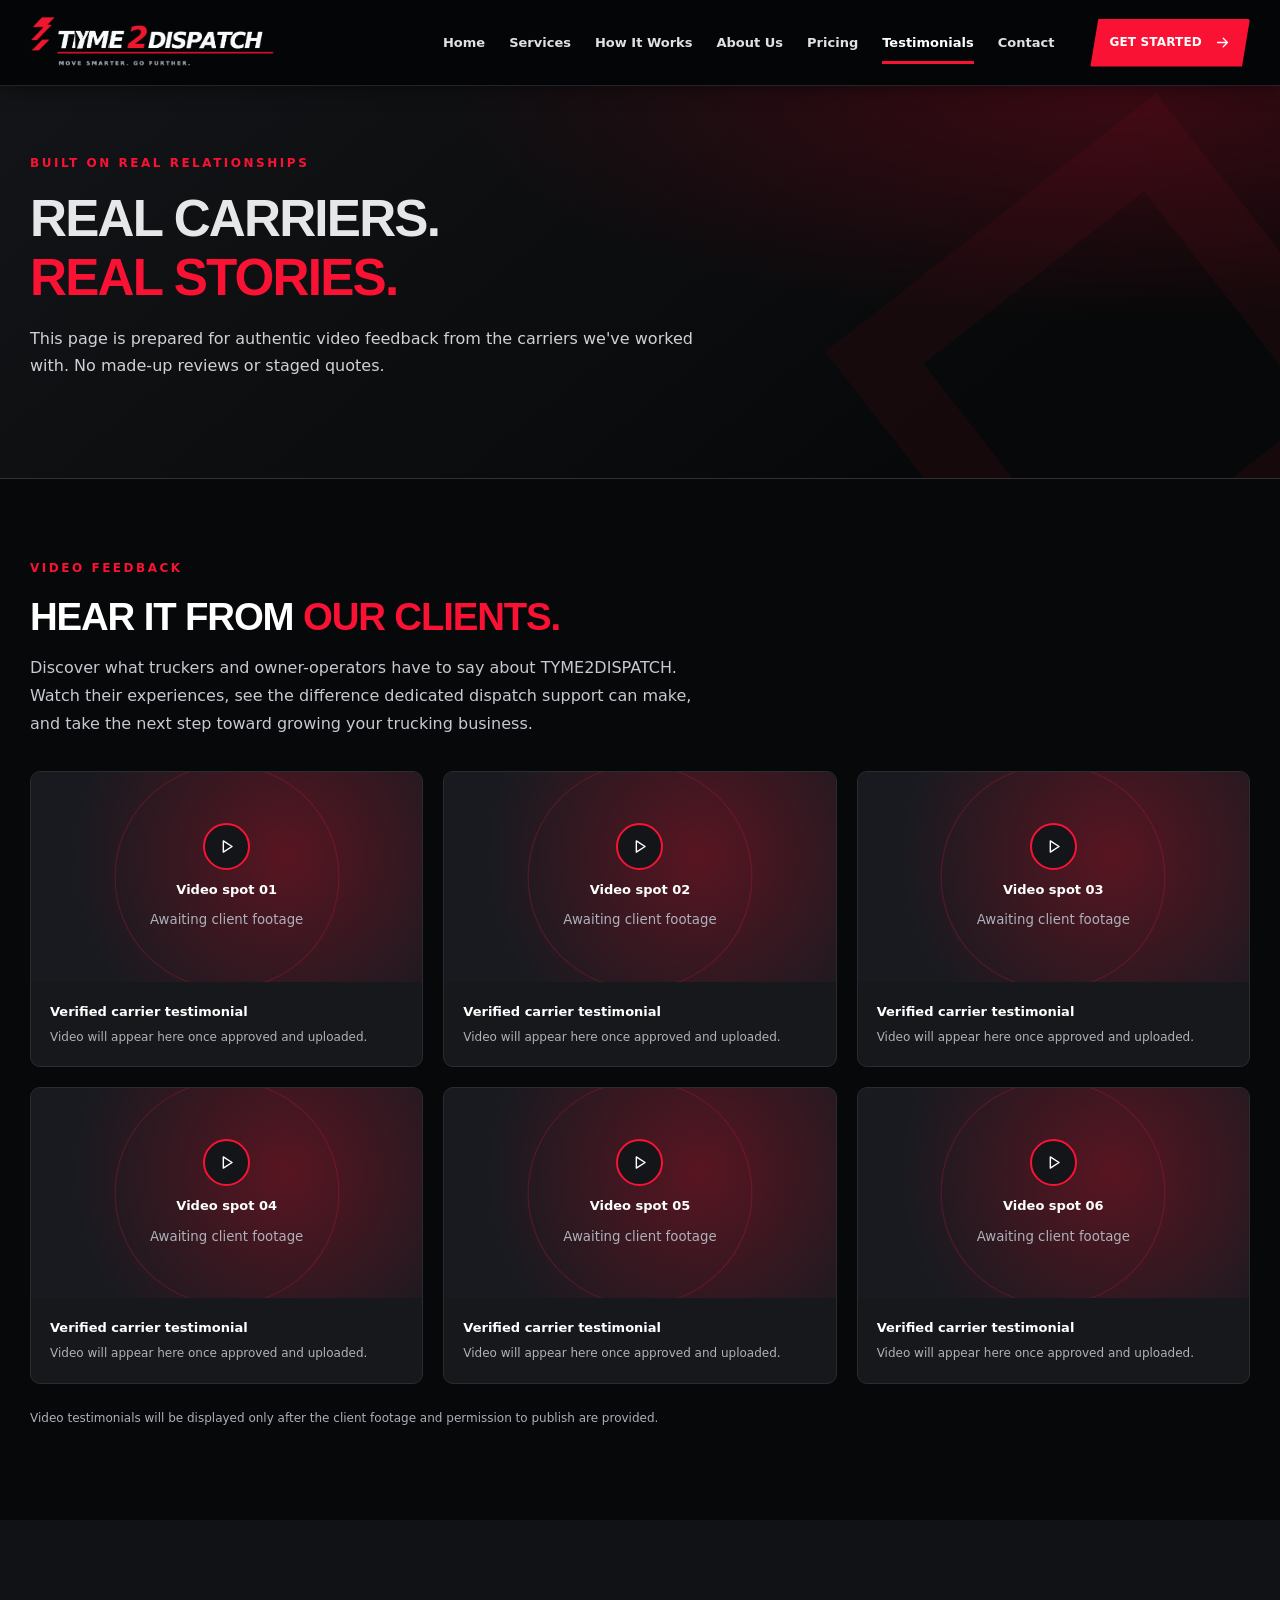
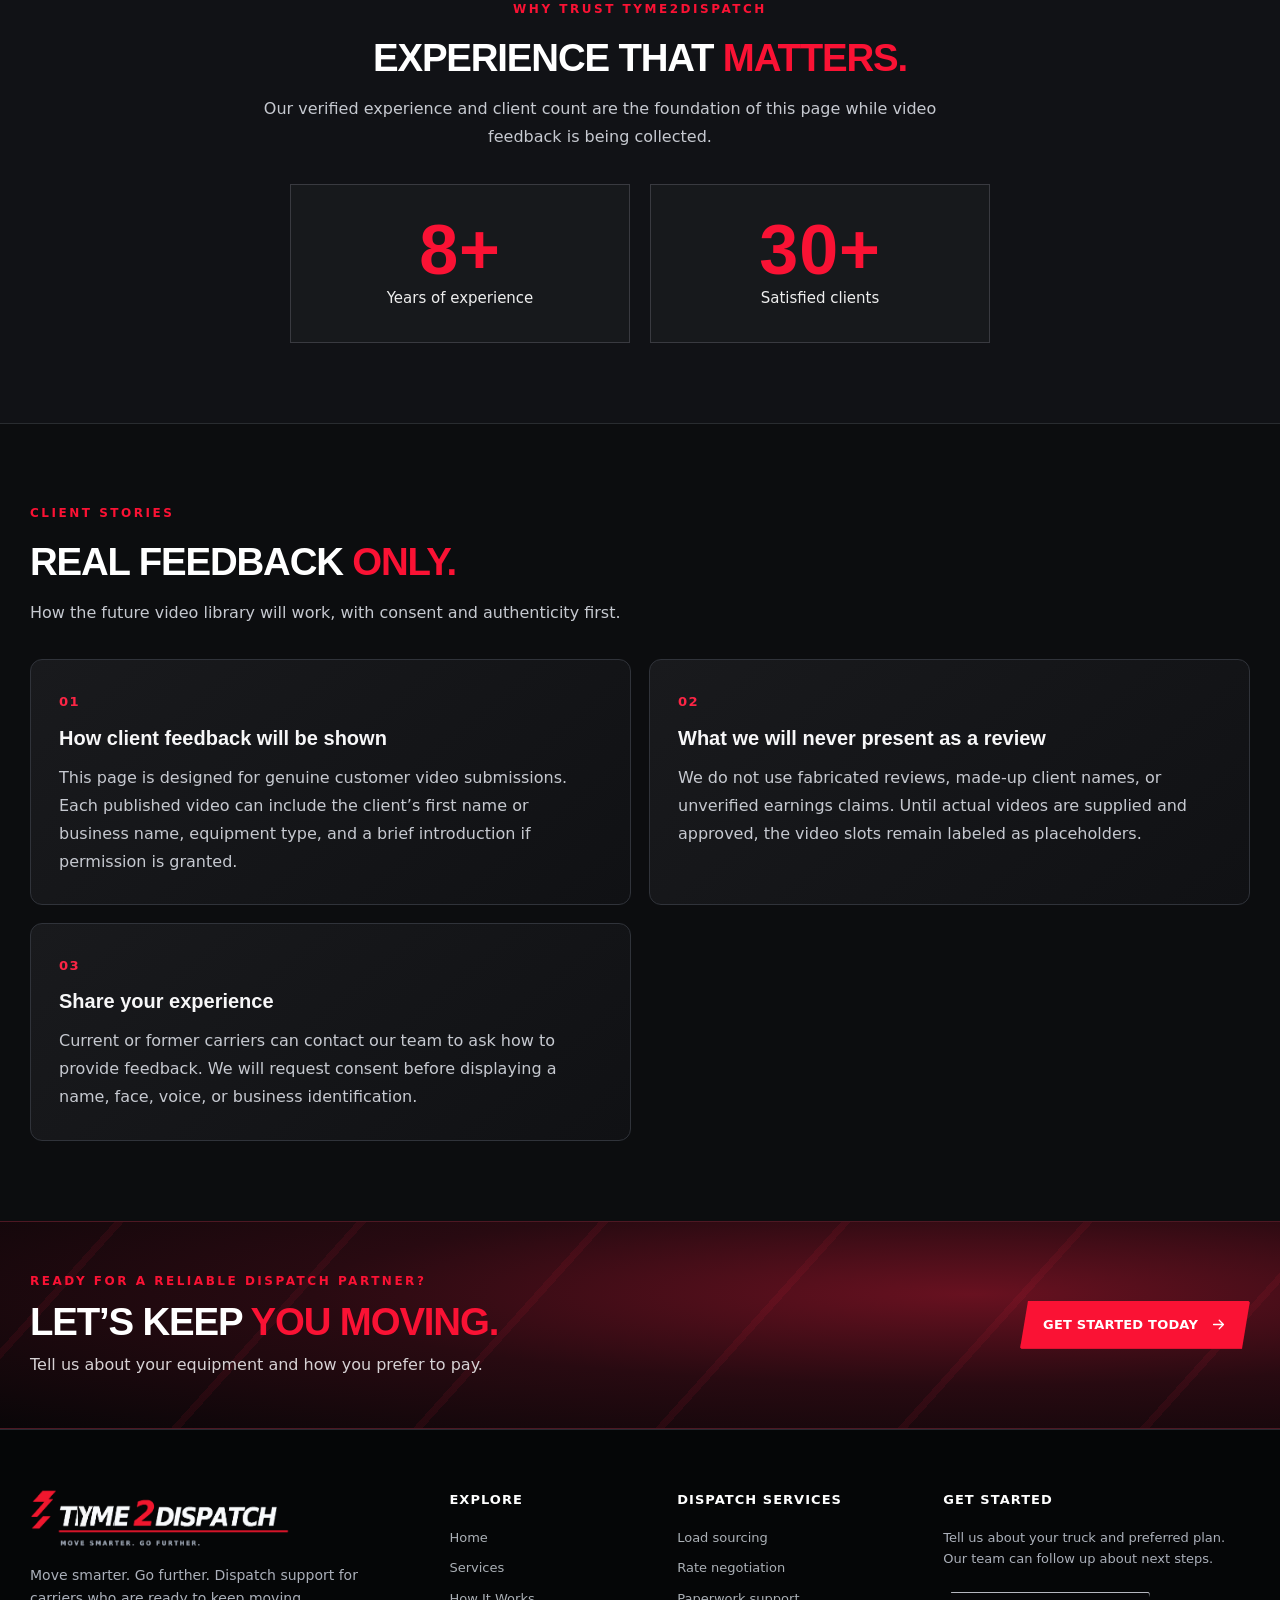
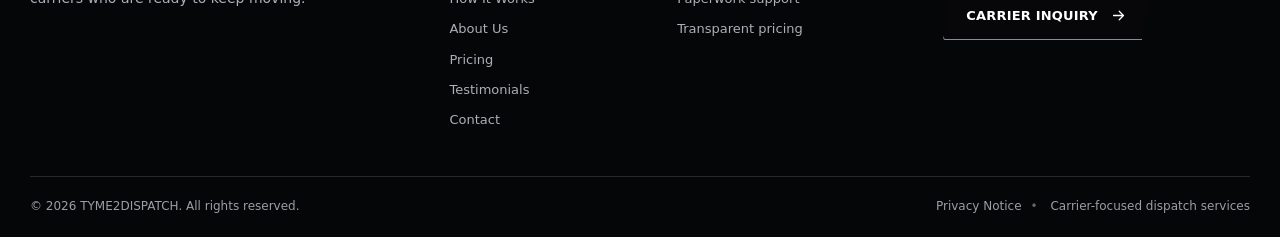
<file: testimonials.html>
<!DOCTYPE html>
<html lang="en">
<head>
    <meta charset="utf-8"/>
    <meta content="width=device-width, initial-scale=1" name="viewport"/>
    <meta content="#08090b" name="theme-color"/>
    <meta content="Client video feedback section, prepared for authentic testimonials from TYME2DISPATCH carriers." name="description"/>
    <title>Video Testimonials | TYME2DISPATCH</title>
    <link href="assets/images/favicon.svg" rel="icon" type="image/svg+xml"/>
    <link href="assets/css/styles.css" rel="stylesheet"/>
</head>
<body>
    <a class="skip-link" href="#main">Skip to main content</a>
    <header class="site-header">
    <div class="header-inner container">
        <a aria-label="TYME2DISPATCH home" class="brand" href="index.html">
            <img alt="TYME2DISPATCH — Move smarter. Go further." height="69" src="assets/images/tyme2dispatch-logo.png" width="302"/>
        </a>
        <nav aria-label="Main navigation" class="desktop-nav">
            <a class="nav-link" href="index.html">Home</a>
            <a class="nav-link" href="services.html">Services</a>
            <a class="nav-link" href="how-it-works.html">How It Works</a>
            <a class="nav-link" href="about.html">About Us</a>
            <a class="nav-link" href="pricing.html">Pricing</a>
            <a aria-current="page" class="nav-link active" href="testimonials.html">Testimonials</a>
            <a class="nav-link" href="contact.html">Contact</a>
        </nav>
        <a class="btn btn-primary header-cta" href="contact.html">
            <span>Get Started</span>
                <svg aria-hidden="true" class="icon" fill="none" stroke="currentColor" stroke-linecap="round" stroke-linejoin="round" stroke-width="1.8" viewbox="0 0 24 24">
                    <path d="M5 12h14m-6-6 6 6-6 6"></path>
                </svg>
            </a>
            <button aria-controls="mobile-nav" aria-expanded="false" aria-label="Open navigation" class="menu-toggle">
                <svg aria-hidden="true" class="icon" fill="none" stroke="currentColor" stroke-linecap="round" stroke-linejoin="round" stroke-width="1.8" viewbox="0 0 24 24">
                    <path d="M4 7h16M4 12h16M4 17h16"></path>
                </svg>
            </button>
        </div>  
        <nav aria-label="Mobile navigation" class="mobile-nav" hidden="" id="mobile-nav">
            <a class="nav-link" href="index.html">Home</a>
            <a class="nav-link" href="services.html">Services</a>
            <a class="nav-link" href="how-it-works.html">How It Works</a>
            <a class="nav-link" href="about.html">About Us</a>
            <a class="nav-link" href="pricing.html">Pricing</a>
            <a aria-current="page" class="nav-link active" href="testimonials.html">Testimonials</a>
            <a class="nav-link" href="contact.html">Contact</a><a class="btn btn-primary" href="contact.html">
                <span>Get Started</span>
                <svg aria-hidden="true" class="icon" fill="none" stroke="currentColor" stroke-linecap="round" stroke-linejoin="round" stroke-width="1.8" viewbox="0 0 24 24">
                    <path d="M5 12h14m-6-6 6 6-6 6"></path>
                </svg>
            </a>
        </nav>
    </header>
    <main id="main">
        <section class="page-hero">
            <div class="container page-hero-inner">
                <span class="eyebrow">BUILT ON REAL RELATIONSHIPS</span>
                <h1>REAL CARRIERS.<br/>
                    <em>REAL STORIES.</em>
                </h1>
                <p>This page is prepared for authentic video feedback from the carriers we've worked with. No made-up reviews or staged quotes.</p>
            </div>
        </section>
        <section class="section">
            <div class="container">
                <div class="section-intro">
                    <span class="eyebrow">VIDEO FEEDBACK</span>
                    <h2>HEAR IT FROM <em>OUR CLIENTS.</em>
                    </h2>
                    <p>Discover what truckers and owner-operators have to say about TYME2DISPATCH. Watch their experiences, see the difference dedicated dispatch support can make, and take the next step toward growing your trucking business.</p>
                </div>
                <div class="video-grid"><article class="video-card">
                    <div class="video-slot" data-video-slot="1">
                        <div class="video-placeholder">
                            <svg aria-hidden="true" class="icon" fill="none" stroke="currentColor" stroke-linecap="round" stroke-linejoin="round" stroke-width="1.8" viewbox="0 0 24 24">
                                <path d="m8 5 11 7-11 7V5Z"></path>
                            </svg>
                            <span>Video spot 01</span>
                            <small>Awaiting client footage</small></div>
                        </div>
                        <div class="video-meta">
                            <strong>Verified carrier testimonial</strong>
                            <p>Video will appear here once approved and uploaded.</p>
                        </div>
                    </article>
                    <article class="video-card"><div class="video-slot" data-video-slot="2">
                        <div class="video-placeholder">
                            <svg aria-hidden="true" class="icon" fill="none" stroke="currentColor" stroke-linecap="round" stroke-linejoin="round" stroke-width="1.8" viewbox="0 0 24 24">
                                <path d="m8 5 11 7-11 7V5Z"></path>
                            </svg>
                            <span>Video spot 02</span>
                            <small>Awaiting client footage</small>
                        </div>
                    </div>
                    <div class="video-meta">
                        <strong>Verified carrier testimonial</strong>
                        <p>Video will appear here once approved and uploaded.</p>
                    </div>
                </article>
                <article class="video-card">
                    <div class="video-slot" data-video-slot="3">
                        <div class="video-placeholder">
                            <svg aria-hidden="true" class="icon" fill="none" stroke="currentColor" stroke-linecap="round" stroke-linejoin="round" stroke-width="1.8" viewbox="0 0 24 24">
                                <path d="m8 5 11 7-11 7V5Z"></path>
                            </svg>
                            <span>Video spot 03</span><small>Awaiting client footage</small></div></div><div class="video-meta"><strong>Verified carrier testimonial</strong><p>Video will appear here once approved and uploaded.</p></div></article><article class="video-card"><div class="video-slot" data-video-slot="4"><div class="video-placeholder"><svg aria-hidden="true" class="icon" fill="none" stroke="currentColor" stroke-linecap="round" stroke-linejoin="round" stroke-width="1.8" viewbox="0 0 24 24"><path d="m8 5 11 7-11 7V5Z"></path></svg><span>Video spot 04</span><small>Awaiting client footage</small></div></div><div class="video-meta"><strong>Verified carrier testimonial</strong><p>Video will appear here once approved and uploaded.</p></div></article><article class="video-card"><div class="video-slot" data-video-slot="5"><div class="video-placeholder"><svg aria-hidden="true" class="icon" fill="none" stroke="currentColor" stroke-linecap="round" stroke-linejoin="round" stroke-width="1.8" viewbox="0 0 24 24"><path d="m8 5 11 7-11 7V5Z"></path></svg><span>Video spot 05</span><small>Awaiting client footage</small></div></div><div class="video-meta"><strong>Verified carrier testimonial</strong><p>Video will appear here once approved and uploaded.</p></div></article><article class="video-card"><div class="video-slot" data-video-slot="6"><div class="video-placeholder"><svg aria-hidden="true" class="icon" fill="none" stroke="currentColor" stroke-linecap="round" stroke-linejoin="round" stroke-width="1.8" viewbox="0 0 24 24"><path d="m8 5 11 7-11 7V5Z"></path></svg><span>Video spot 06</span><small>Awaiting client footage</small></div></div><div class="video-meta"><strong>Verified carrier testimonial</strong><p>Video will appear here once approved and uploaded.</p></div></article></div><p class="video-note">Video testimonials will be displayed only after the client footage and permission to publish are provided.</p></div></section><section class="section trust-preview"><div class="container"><div class="section-intro center"><span class="eyebrow">WHY TRUST TYME2DISPATCH</span><h2>EXPERIENCE THAT <em>MATTERS.</em></h2><p>Our verified experience and client count are the foundation of this page while video feedback is being collected.</p></div><div class="two-stat-grid"><div><strong>8+</strong><span>Years of experience</span></div><div><strong>30+</strong><span>Satisfied clients</span></div></div></div></section><section aria-label="Additional information" class="section expanded-content"><div class="container"><div class="section-intro expanded-intro"><span class="eyebrow">Client stories</span><h2>REAL FEEDBACK <em>ONLY.</em></h2><p>How the future video library will work, with consent and authenticity first.</p></div><div class="detail-grid"><article class="detail-card"><span class="detail-number">01</span><h3>How client feedback will be shown</h3><p>This page is designed for genuine customer video submissions. Each published video can include the client’s first name or business name, equipment type, and a brief introduction if permission is granted.</p></article><article class="detail-card"><span class="detail-number">02</span><h3>What we will never present as a review</h3><p>We do not use fabricated reviews, made-up client names, or unverified earnings claims. Until actual videos are supplied and approved, the video slots remain labeled as placeholders.</p></article><article class="detail-card"><span class="detail-number">03</span><h3>Share your experience</h3><p>Current or former carriers can contact our team to ask how to provide feedback. We will request consent before displaying a name, face, voice, or business identification.</p></article></div></div></section><section aria-labelledby="cta-title" class="cta-band"><div class="container cta-band-inner"><div><span class="eyebrow">Ready for a reliable dispatch partner?</span><h2 id="cta-title">LET’S KEEP <em>YOU MOVING.</em></h2><p>Tell us about your equipment and how you prefer to pay.</p></div><a class="btn btn-primary" href="contact.html"><span>Get Started Today</span><svg aria-hidden="true" class="icon" fill="none" stroke="currentColor" stroke-linecap="round" stroke-linejoin="round" stroke-width="1.8" viewbox="0 0 24 24"><path d="M5 12h14m-6-6 6 6-6 6"></path></svg></a></div></section></main><footer class="site-footer"><div class="container footer-top"><div class="footer-brand"><a aria-label="TYME2DISPATCH homepage" href="index.html"><img alt="TYME2DISPATCH" height="63" loading="lazy" src="assets/images/tyme2dispatch-logo.png" width="280"/></a><p>Move smarter. Go further. Dispatch support for carriers who are ready to keep moving.</p><div class="footer-small"><span class="sep"></span> </div></div><div class="footer-col"><h3>Explore</h3><a href="index.html">Home</a><a href="services.html">Services</a><a href="how-it-works.html">How It Works</a><a href="about.html">About Us</a><a href="pricing.html">Pricing</a><a href="testimonials.html">Testimonials</a><a href="contact.html">Contact</a></div><div class="footer-col"><h3>Dispatch Services</h3><a href="services.html#load-search">Load sourcing</a><a href="services.html#negotiation">Rate negotiation</a><a href="services.html#paperwork">Paperwork support</a><a href="pricing.html">Transparent pricing</a></div><div class="footer-col"><h3>Get Started</h3><p>Tell us about your truck and preferred plan. Our team can follow up about next steps.</p><a class="btn btn-outline" href="contact.html"><span>Carrier Inquiry</span><svg aria-hidden="true" class="icon" fill="none" stroke="currentColor" stroke-linecap="round" stroke-linejoin="round" stroke-width="1.8" viewbox="0 0 24 24"><path d="M5 12h14m-6-6 6 6-6 6"></path></svg></a></div></div><div class="container footer-bottom"><span>© <span id="year">2026</span> TYME2DISPATCH. All rights reserved.</span><span><a href="privacy.html">Privacy Notice</a><span class="sep">•</span> Carrier-focused dispatch services</span></div></footer><script defer="" src="assets/js/main.js"></script></body>
</html>
</file>
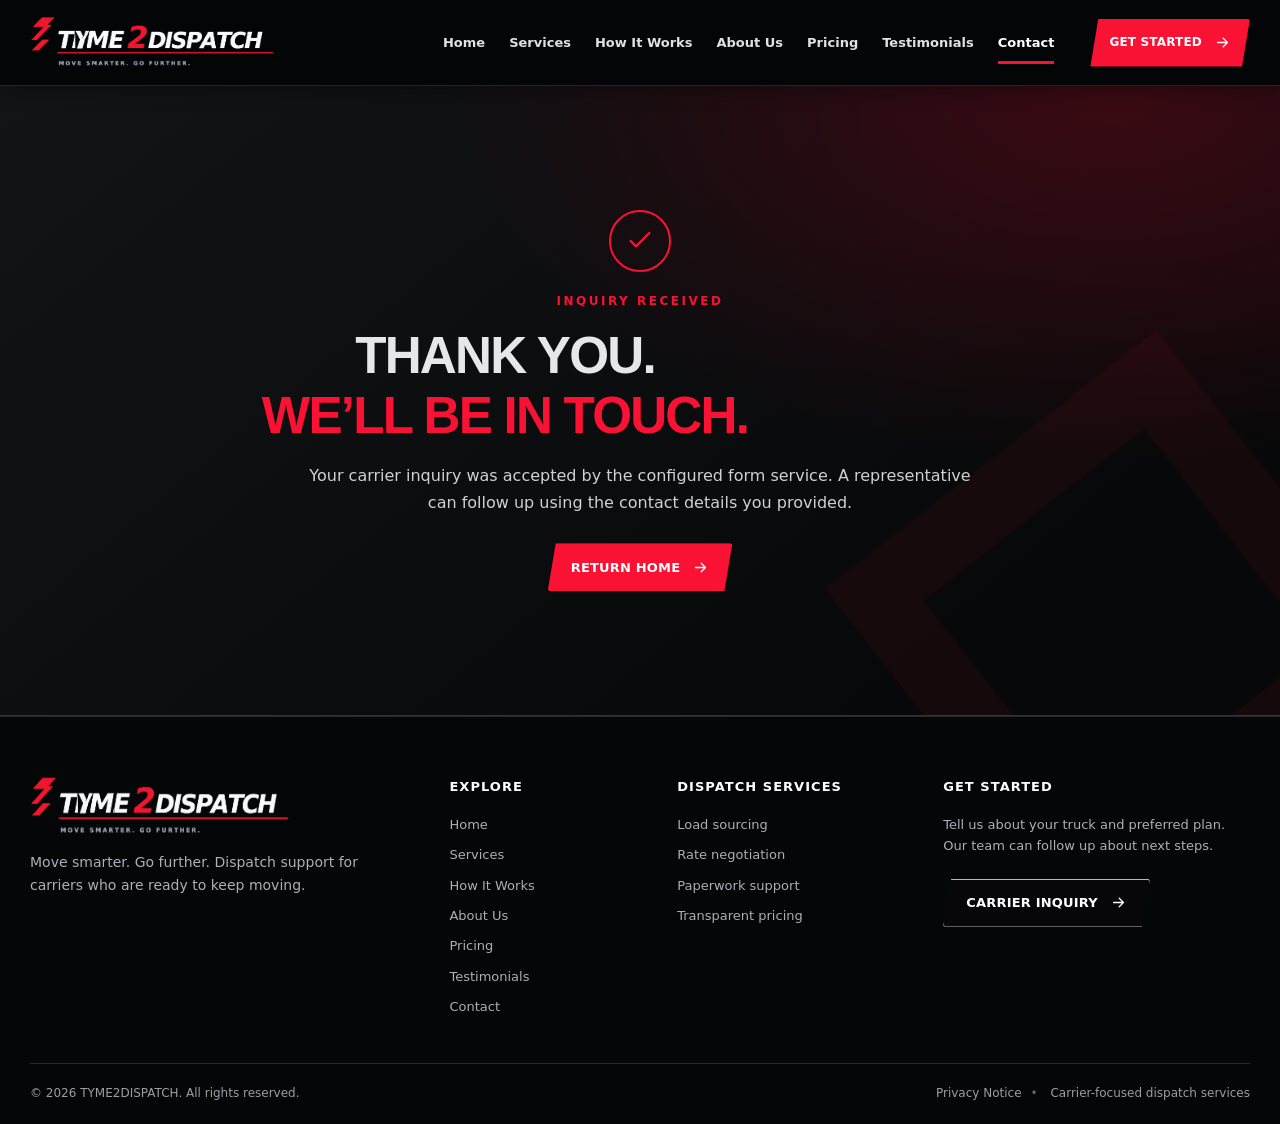
<file: thank-you.html>
<!doctype html><html lang="en"><head><meta charset="utf-8"><meta name="viewport" content="width=device-width, initial-scale=1"><meta name="theme-color" content="#08090b"><meta name="description" content="Thank you for contacting TYME2DISPATCH."><title>Thank You | TYME2DISPATCH</title><link rel="icon" href="assets/images/favicon.svg" type="image/svg+xml"><link rel="stylesheet" href="assets/css/styles.css"></head><body><a class="skip-link" href="#main">Skip to main content</a>
<header class="site-header"><div class="header-inner container">
<a class="brand" href="index.html" aria-label="TYME2DISPATCH home"><img src="assets/images/tyme2dispatch-logo.png" alt="TYME2DISPATCH — Move smarter. Go further." width="302" height="69"></a>
<nav class="desktop-nav" aria-label="Main navigation"><a class="nav-link" href="index.html">Home</a><a class="nav-link" href="services.html">Services</a><a class="nav-link" href="how-it-works.html">How It Works</a><a class="nav-link" href="about.html">About Us</a><a class="nav-link" href="pricing.html">Pricing</a><a class="nav-link" href="testimonials.html">Testimonials</a><a class="nav-link active" href="contact.html" aria-current="page">Contact</a></nav>
<a class="btn btn-primary header-cta" href="contact.html"><span>Get Started</span><svg class="icon " aria-hidden="true" viewBox="0 0 24 24" fill="none" stroke="currentColor" stroke-width="1.8" stroke-linecap="round" stroke-linejoin="round"><path d="M5 12h14m-6-6 6 6-6 6"/></svg></a>
<button class="menu-toggle" aria-label="Open navigation" aria-expanded="false" aria-controls="mobile-nav"><svg class="icon " aria-hidden="true" viewBox="0 0 24 24" fill="none" stroke="currentColor" stroke-width="1.8" stroke-linecap="round" stroke-linejoin="round"><path d="M4 7h16M4 12h16M4 17h16"/></svg></button>
</div><nav class="mobile-nav" id="mobile-nav" aria-label="Mobile navigation" hidden><a class="nav-link" href="index.html">Home</a><a class="nav-link" href="services.html">Services</a><a class="nav-link" href="how-it-works.html">How It Works</a><a class="nav-link" href="about.html">About Us</a><a class="nav-link" href="pricing.html">Pricing</a><a class="nav-link" href="testimonials.html">Testimonials</a><a class="nav-link active" href="contact.html" aria-current="page">Contact</a><a class="btn btn-primary" href="contact.html"><span>Get Started</span><svg class="icon " aria-hidden="true" viewBox="0 0 24 24" fill="none" stroke="currentColor" stroke-width="1.8" stroke-linecap="round" stroke-linejoin="round"><path d="M5 12h14m-6-6 6 6-6 6"/></svg></a></nav></header><main id="main"><section class="page-hero thank-hero"><div class="container"><div class="thank-icon"><svg class="icon " aria-hidden="true" viewBox="0 0 24 24" fill="none" stroke="currentColor" stroke-width="1.8" stroke-linecap="round" stroke-linejoin="round"><path d="m5 12 4 4L19 6"/></svg></div><span class="eyebrow">INQUIRY RECEIVED</span><h1>THANK YOU.<br><em>WE’LL BE IN TOUCH.</em></h1><p>Your carrier inquiry was accepted by the configured form service. A representative can follow up using the contact details you provided.</p><a class="btn btn-primary" href="index.html"><span>Return Home</span><svg class="icon " aria-hidden="true" viewBox="0 0 24 24" fill="none" stroke="currentColor" stroke-width="1.8" stroke-linecap="round" stroke-linejoin="round"><path d="M5 12h14m-6-6 6 6-6 6"/></svg></a></div></section></main><footer class="site-footer"><div class="container footer-top"><div class="footer-brand"><a href="index.html" aria-label="TYME2DISPATCH homepage"><img src="assets/images/tyme2dispatch-logo.png" alt="TYME2DISPATCH" width="280" height="63" loading="lazy"></a><p>Move smarter. Go further. Dispatch support for carriers who are ready to keep moving.</p><div class="footer-small"><span class="sep"></span></div></div><div class="footer-col"><h3>Explore</h3><a href="index.html">Home</a><a href="services.html">Services</a><a href="how-it-works.html">How It Works</a><a href="about.html">About Us</a><a href="pricing.html">Pricing</a><a href="testimonials.html">Testimonials</a><a href="contact.html">Contact</a></div><div class="footer-col"><h3>Dispatch Services</h3><a href="services.html#load-search">Load sourcing</a><a href="services.html#negotiation">Rate negotiation</a><a href="services.html#paperwork">Paperwork support</a><a href="pricing.html">Transparent pricing</a></div><div class="footer-col"><h3>Get Started</h3><p>Tell us about your truck and preferred plan. Our team can follow up about next steps.</p><a class="btn btn-outline" href="contact.html"><span>Carrier Inquiry</span><svg class="icon " aria-hidden="true" viewBox="0 0 24 24" fill="none" stroke="currentColor" stroke-width="1.8" stroke-linecap="round" stroke-linejoin="round"><path d="M5 12h14m-6-6 6 6-6 6"/></svg></a></div></div><div class="container footer-bottom"><span>© <span id="year">2026</span> TYME2DISPATCH. All rights reserved.</span><span><a href="privacy.html">Privacy Notice</a><span class="sep">•</span> Carrier-focused dispatch services</span></div></footer><script defer src="assets/js/main.js"></script></body></html>
</file>
<file: assets/css/styles.css>
/* TYME2DISPATCH - zero-dependency, accessible static website */
:root {
    --bg: #070809;
    --panel: #111316;
    --panel2: #181a1e;
    --red: #fa1234;
    --red-dark: #bd0d2c;
    --white: #f7f7f8;
    --text: #e6e7e9;
    --muted: #abb0ba;
    --line: #292c30;
    --max: 1240px;
    --radius: 12px
}

*,
*::before,
*::after {
    box-sizing: border-box
}

html {
    scroll-behavior: smooth;
    scroll-padding-top: 95px
}

body {
    margin: 0;
    background: var(--bg);
    color: var(--text);
    font: 16px/1.58 Inter, system-ui, -apple-system, BlinkMacSystemFont, "Segoe UI", Arial, sans-serif
}

::selection {
    background: #ec173b;
    color: white
}

img,
svg {
    max-width: 100%
}

img {
    display: block
}

a {
    color: inherit;
    text-decoration: none
}

button,
input,
select,
textarea {
    font: inherit
}

button {
    cursor: pointer
}

button:disabled {
    cursor: not-allowed
}

em {
    font-style: normal;
    color: var(--red)
}

h1,
h2,
h3,
h4,
p {
    margin-top: 0
}

h1,
h2,
h3 {
    line-height: 1.13
}

h1,
h2,
.price-number,
.flat-price,
.trust-stat strong,
.step-number,
.about-stats strong,
.two-stat-grid strong {
    font-family: Impact, "Arial Narrow", "Roboto Condensed", "Arial Black", sans-serif;
    letter-spacing: .012em;
    font-weight: 900
}

p {
    color: var(--muted)
}

:focus-visible {
    outline: 3px solid #ff6176;
    outline-offset: 3px
}

.icon {
    width: 24px;
    height: 24px;
    flex: none
}

.container {
    width: min(calc(100% - 44px), var(--max));
    margin-inline: auto
}

.skip-link {
    position: fixed;
    top: -80px;
    left: 10px;
    background: #fff;
    color: #000;
    padding: 10px 16px;
    z-index: 999
}

.skip-link:focus {
    top: 10px
}

.site-header {
    height: 86px;
    background: rgba(5, 6, 8, .98);
    position: sticky;
    top: 0;
    z-index: 90;
    border-bottom: 1px solid #242329;
    box-shadow: 0 4px 18px rgba(0, 0, 0, .35)
}

.header-inner {
    height: 100%;
    display: flex;
    align-items: center;
    gap: 20px
}

.brand {
    flex: 0 0 auto;
    width: 245px;
    display: flex;
    align-items: center
}

.brand img {
    width: 245px;
    height: auto
}

.desktop-nav {
    display: flex;
    align-items: center;
    justify-content: center;
    gap: 24px;
    margin-left: auto;
    white-space: nowrap
}

.nav-link {
    font-size: 13px;
    font-weight: 700;
    color: #e0e0e5;
    position: relative;
    padding: 32px 0;
    transition: color .2s
}

.nav-link:hover,
.nav-link.active {
    color: #fff
}

.nav-link.active::after,
.nav-link:hover::after {
    content: "";
    position: absolute;
    height: 3px;
    background: var(--red);
    left: 0;
    right: 0;
    bottom: 21px
}

.header-cta {
    margin-left: 16px;
    white-space: nowrap;
    padding: 12px 18px !important;
    font-size: 12px !important
}

.btn {
    display: inline-flex;
    align-items: center;
    justify-content: center;
    gap: 12px;
    border: 1px solid transparent;
    border-radius: 2px;
    padding: 14px 22px;
    font-size: 13px;
    line-height: 1.2;
    letter-spacing: .015em;
    text-align: center;
    font-weight: 850;
    text-transform: uppercase;
    transition: transform .2s, background .2s, border-color .2s;
    min-height: 48px
}

.btn .icon {
    width: 17px;
    height: 17px;
    transition: transform .2s
}

.btn:hover {
    transform: translateY(-2px)
}

.btn:hover .icon {
    transform: translateX(3px)
}

.btn-primary {
    background: var(--red);
    color: white;
    border-color: var(--red);
    clip-path: polygon(8px 0, 100% 0, calc(100% - 8px) 100%, 0 100%)
}

.btn-primary:hover {
    background: #d91333
}

.btn-outline {
    border-color: #b6b7bf;
    background: #0a0a0d6e;
    color: #fff;
    clip-path: polygon(8px 0, 100% 0, calc(100% - 8px) 100%, 0 100%)
}

.btn-outline:hover {
    border-color: var(--red)
}

.menu-toggle,
.mobile-nav {
    display: none
}

.menu-toggle {
    margin-left: auto;
    background: transparent;
    color: white;
    border: 1px solid var(--line);
    border-radius: 5px;
    padding: 9px;
    height: 44px
}

.hero {
    position: relative;
    min-height: 570px;
    overflow: hidden;
    background: radial-gradient(ellipse at 78% 30%, #721321 0, #160a0d 44%, #060709 85%)
}

.home-hero {
    display: flex;
    align-items: center
}

.hero-picture {
    position: absolute;
    right: 0;
    top: 0;
    bottom: 0;
    width: 60%;
    background-image: url('../images/hero-truck.webp');
    background-size: cover;
    background-position: center center;
    opacity: .96
}

.hero-picture::after {
    content: "";
    position: absolute;
    inset: 0;
    background: linear-gradient(90deg, #08090b 0%, rgba(8, 9, 11, .54) 15%, transparent 47%), linear-gradient(0deg, rgba(4, 4, 5, .42), transparent 35%)
}

.hero-shadow {
    position: absolute;
    inset: 0;
    background: linear-gradient(90deg, #070809 0%, rgba(7, 8, 9, .98) 27%, rgba(7, 8, 9, .70) 40%, transparent 68%), linear-gradient(0deg, rgba(5, 6, 7, .42), transparent 45%);
    pointer-events: none
}

.hero-content {
    position: relative;
    z-index: 1;
    padding-block: 70px 64px;
    display: flex;
    justify-content: space-between;
    align-items: flex-start
}

.hero-copy {
    max-width: 660px
}

.eyebrow {
    color: var(--red);
    font-size: 12px;
    font-weight: 850;
    letter-spacing: .21em;
    text-transform: uppercase;
    display: block;
    margin-bottom: 15px
}

.eyebrow-wide {
    color: #dedee2;
    letter-spacing: .28em;
    font-size: 12px
}

.hero h1 {
    color: white;
    font-size: clamp(4rem, 6.2vw, 6.75rem);
    line-height: .97;
    margin: 0 0 23px;
    text-shadow: 0 3px 15px rgba(0, 0, 0, .35)
}

.hero-copy>p {
    font-size: 17px;
    line-height: 1.65;
    color: #ebecf0;
    max-width: 565px;
    margin-bottom: 27px
}

.button-row {
    display: flex;
    flex-wrap: wrap;
    gap: 12px
}

.hero-subline {
    font-size: 12px;
    color: #c4c6cc;
    margin-top: 28px;
    display: flex;
    align-items: center;
    gap: 9px
}

.red-dot {
    width: 7px;
    height: 7px;
    background: var(--red);
    border-radius: 50%;
    box-shadow: 0 0 15px var(--red)
}

.hero-side-note {
    font-size: 15px;
    transform: rotate(-7deg);
    color: #fafafa;
    text-align: right;
    font-weight: 700;
    letter-spacing: .08em;
    margin-top: 4px;
    text-shadow: 0 2px 14px black
}

.hero-side-note strong {
    color: #fd2950
}

.trust-strip {
    border-top: 1px solid #313238;
    border-bottom: 1px solid #313238;
    background: #0b0c0d
}

.trust-strip-inner {
    display: grid;
    grid-template-columns: repeat(4, 1fr)
}

.trust-stat {
    display: flex;
    align-items: center;
    gap: 18px;
    padding: 22px 27px;
    min-height: 110px
}

.trust-stat:not(:first-child) {
    border-left: 1px solid #2f3035
}

.trust-stat>.icon {
    width: 44px;
    height: 44px;
    color: var(--red);
    stroke-width: 1.6
}

.trust-stat strong {
    color: white;
    display: block;
    font-size: 33px;
    line-height: 1
}

.trust-stat strong span {
    color: var(--red)
}

.trust-stat div>span {
    display: block;
    font-size: 13px;
    color: #d4d5d9;
    margin-top: 4px
}

.section {
    padding-block: 80px
}

.section-intro {
    max-width: 770px;
    margin-bottom: 33px
}

.section-intro.center {
    margin-inline: auto;
    text-align: center
}

.section-intro h2,
.cta-band h2,
.story-copy h2,
.split-grid h2 {
    font-size: clamp(2rem, 3.6vw, 3.65rem);
    line-height: 1.05;
    color: #fff;
    margin: 0 0 15px
}

.section-intro p {
    font-size: 16px;
    max-width: 690px;
    margin-bottom: 0
}

.section-pricing {
    padding-block: 64px 76px;
    background: #090a0b
}

.pricing-home-heading .section-intro {
    margin-bottom: 28px
}

.pricing-grid {
    display: grid;
    grid-template-columns: repeat(4, minmax(0, 1fr));
    gap: 18px
}

.price-card {
    position: relative;
    background: linear-gradient(137deg, #1a1c20, #0d0f11 65%);
    border: 1px solid #323337;
    border-radius: 10px;
    padding: 23px;
    min-height: 284px;
    overflow: hidden;
    display: flex;
    flex-direction: column
}

.price-card:after {
    content: "";
    position: absolute;
    bottom: 25px;
    right: -24px;
    height: 3px;
    width: 120px;
    background: var(--red);
    transform: rotate(-42deg)
}

.price-card-top {
    display: flex;
    justify-content: space-between;
    align-items: center
}

.price-category {
    color: white;
    font-size: 15px;
    font-weight: 850;
    letter-spacing: .02em
}

.price-symbol .icon {
    color: #47484a;
    width: 26px;
    height: 26px
}

.price-truck {
    height: 103px;
    display: flex;
    align-items: center;
    justify-content: center;
    margin: 9px -8px 0;
    opacity: .92
}

.price-truck svg {
    width: 100%;
    height: 100%
}

.price-number,
.flat-price {
    font-size: 53px;
    color: var(--red);
    line-height: 1.08
}

.price-description {
    font-size: 12px;
    color: #c5c7cd;
    margin-bottom: 12px
}

.price-link {
    display: inline-flex;
    align-items: center;
    gap: 6px;
    color: #fff;
    font-size: 11px;
    font-weight: 800;
    text-transform: uppercase;
    letter-spacing: .04em;
    margin-top: auto;
    position: relative;
    z-index: 2
}

.price-link:hover {
    color: #ff5169
}

.price-link .icon {
    width: 15px;
    height: 15px;
    color: var(--red)
}

.flat-card {
    border: 2px solid var(--red);
    background: radial-gradient(circle at 74% 36%, #4a0c19, #22080d 70%, #14090b);
    box-shadow: 0 0 29px rgba(250, 18, 52, .09)
}

.flat-card:after {
    display: none
}

.flat-pill {
    align-self: flex-start;
    color: #ff93a3;
    background: #51091c;
    border-radius: 16px;
    padding: 4px 10px;
    font-size: 10px;
    letter-spacing: .07em;
    font-weight: 800;
    margin-bottom: 15px
}

.flat-icon {
    margin: 17px 0 14px;
    color: var(--red)
}

.flat-icon .icon {
    width: 52px;
    height: 52px;
    stroke-width: 1.5
}

.flat-price {
    font-size: 42px;
    white-space: nowrap
}

.flat-price span {
    font-family: system-ui, sans-serif;
    color: #f1edf0;
    font-weight: 750;
    font-size: 14px
}

.pricing-note {
    margin: 21px 0 0;
    color: #b8bac2;
    font-size: 12px
}

.pricing-note strong {
    color: white
}

.why-section {
    border-top: 1px solid var(--line);
    background: #0e0f10
}

.why-layout {
    display: grid;
    grid-template-columns: 1fr 1.6fr;
    gap: 50px;
    align-items: start
}

.why-text .section-intro h2 {
    max-width: 400px
}

.features-grid {
    display: grid;
    grid-template-columns: repeat(3, minmax(0, 1fr));
    gap: 14px
}

.feature-card {
    border: 1px solid #292b2e;
    background: #151719;
    border-radius: 9px;
    padding: 20px 18px;
    min-height: 190px;
    transition: background .25s, transform .25s
}

.feature-card:hover {
    background: #1b1b20;
    transform: translateY(-3px)
}

.feature-icon {
    color: var(--red);
    margin-bottom: 11px
}

.feature-icon .icon {
    width: 35px;
    height: 35px
}

.feature-card h3 {
    font-size: 15px;
    color: #fff;
    margin-bottom: 8px
}

.feature-card p {
    font-size: 12px;
    color: #adb1bb;
    margin-bottom: 0;
    line-height: 1.5
}

.story-section {
    background: #08090a
}

.story-layout {
    display: grid;
    grid-template-columns: 1.12fr 1fr;
    gap: 65px;
    align-items: center
}

.story-media {
    position: relative;
    border: 1px solid #322f35;
    box-shadow: 20px 22px 0 #151618
}

.story-media img {
    width: 100%;
    height: 415px;
    object-fit: cover
}

.story-corner {
    position: absolute;
    bottom: 0;
    left: 0;
    color: #fff;
    background: var(--red);
    font: 900 16px/1.15 Impact, "Arial Narrow", sans-serif;
    letter-spacing: .07em;
    padding: 16px 26px
}

.check-list {
    list-style: none;
    padding: 0;
    margin: 21px 0 27px
}

.check-list li {
    display: flex;
    gap: 11px;
    align-items: flex-start;
    color: #d7d8dd;
    margin: 11px 0
}

.check-list .icon {
    color: var(--red);
    width: 20px;
    height: 20px
}

.testimonials-preview {
    background: #101113
}

.flex-head {
    display: flex;
    justify-content: space-between;
    gap: 30px;
    align-items: center
}

.testimonial-tiles {
    display: grid;
    grid-template-columns: repeat(3, 1fr);
    gap: 18px
}

.testimonial-tile,
.video-card {
    background: #16181b;
    border: 1px solid #2a2c2f;
    border-radius: 10px;
    overflow: hidden
}

.video-placeholder {
    height: 178px;
    background: radial-gradient(circle at 65% 40%, #581521, #181a20 75%);
    display: flex;
    justify-content: center;
    align-items: center;
    flex-direction: column;
    gap: 9px;
    color: white;
    text-align: center;
    position: relative;
    overflow: hidden
}

.video-placeholder:before {
    content: "";
    position: absolute;
    height: 180px;
    width: 180px;
    border: 1px solid rgba(255, 26, 64, .2);
    border-radius: 50%;
    transform: scale(1.25)
}

.video-placeholder>.icon {
    color: #fff;
    width: 47px;
    height: 47px;
    padding: 12px;
    border: 2px solid var(--red);
    border-radius: 50%;
    background: #141519;
    z-index: 1
}

.video-placeholder span {
    font-size: 13px;
    z-index: 1;
    font-weight: 700
}

.video-placeholder small {
    color: #aeb1b9;
    z-index: 1
}

.video-tile-meta {
    padding: 15px 18px
}

.video-tile-meta strong,
.video-meta strong {
    display: block;
    color: #fff;
    font-size: 13px
}

.video-tile-meta span,
.video-meta p {
    display: block;
    color: #aeb2b9;
    font-size: 12px
}

.cta-band {
    border-top: 1px solid #4d1823;
    border-bottom: 1px solid #4d1823;
    background: repeating-linear-gradient(132deg, transparent 0 85px, rgba(255, 32, 62, .075) 85px 92px, transparent 92px 180px), radial-gradient(ellipse at 76% 35%, #681120 0%, #280a11 48%, #090608 100%);
    padding-block: 50px
}

.cta-band-inner {
    display: flex;
    align-items: center;
    justify-content: space-between;
    gap: 28px
}

.cta-band h2 {
    font-size: clamp(2rem, 3.9vw, 3.7rem);
    margin-bottom: 7px
}

.cta-band p {
    margin: 0;
    color: #d6d1d4
}

.cta-band .eyebrow {
    margin-bottom: 8px
}

.site-footer {
    background: #050607;
    border-top: 1px solid #282930
}

.footer-top {
    padding-block: 58px 45px;
    display: grid;
    grid-template-columns: 2fr 1fr 1.2fr 1.6fr;
    gap: 36px
}

.footer-brand img {
    width: 260px
}

.footer-brand p {
    max-width: 340px;
    font-size: 14px;
    margin-top: 13px
}

.footer-small {
    color: #c8c9cd;
    font-size: 12px
}

.sep {
    margin: 0 9px;
    color: #666
}

.footer-col {
    display: flex;
    flex-direction: column;
    gap: 9px
}

.footer-col h3 {
    font-size: 13px;
    color: #fff;
    text-transform: uppercase;
    letter-spacing: .08em;
    margin: 5px 0 10px
}

.footer-col>a:not(.btn) {
    color: #abb0b6;
    font-size: 13px
}

.footer-col>a:hover:not(.btn),
.footer-bottom a:hover {
    color: var(--red)
}

.footer-col p {
    font-size: 13px
}

.footer-col .btn {
    align-self: start
}

.footer-bottom {
    border-top: 1px solid #29292c;
    padding-block: 20px;
    display: flex;
    justify-content: space-between;
    gap: 20px;
    color: #9b9ea6;
    font-size: 12px
}

.page-hero {
    background: radial-gradient(ellipse at 87% 2%, #3b0a13, transparent 42%), linear-gradient(140deg, #131417, #070809 80%);
    border-bottom: 1px solid #343036;
    min-height: 340px;
    display: flex;
    align-items: center;
    position: relative;
    overflow: hidden
}

.page-hero:after {
    content: "";
    position: absolute;
    right: -50px;
    bottom: -120px;
    width: 420px;
    height: 420px;
    transform: rotate(-38deg);
    border: 70px solid rgba(255, 24, 58, .055)
}

.page-hero-photo {
    background: linear-gradient(90deg, #0a0b0df7, #0a0b0dc9 57%, #0a0b0d38), url('../images/hero-truck.webp') center 42%/cover
}

.page-hero-inner {
    padding-block: 68px 74px;
    position: relative;
    z-index: 2
}

.page-hero h1 {
    font-size: clamp(2.9rem, 5.4vw, 5.8rem);
    line-height: 1.02;
    margin: 0 0 17px;
    max-width: 950px
}

.page-hero p {
    font-size: 16px;
    max-width: 680px;
    color: #d0d1d6;
    margin: 0 0 25px
}

.page-hero.compact {
    min-height: 240px
}

.service-detail-section {
    background: #111215
}

.service-detail {
    display: grid;
    grid-template-columns: 85px 1fr 60px;
    gap: 24px;
    align-items: center;
    border-bottom: 1px solid #393a40;
    padding: 28px 4px
}

.service-detail:first-child {
    border-top: 1px solid #393a40
}

.service-detail>span {
    font: 900 48px Impact, sans-serif;
    color: #fa1234
}

.service-detail h2 {
    font: 900 27px Impact, sans-serif;
    letter-spacing: .025em;
    margin: 0 0 7px
}

.service-detail p {
    margin: 0;
    font-size: 14px;
    max-width: 730px
}

.service-detail>.icon {
    color: #3d4045;
    width: 48px;
    height: 48px
}

.equipment-grid {
    display: grid;
    grid-template-columns: repeat(3, 1fr);
    gap: 20px
}

.equipment-card {
    border: 1px solid #303136;
    border-radius: 10px;
    padding: 30px;
    background: #141518
}

.equipment-card h3 {
    font: 900 28px Impact, sans-serif;
    margin: 12px 0
}

.equipment-card .equip-icon {
    color: var(--red)
}

.equip-icon .icon {
    width: 40px;
    height: 40px
}

.equipment-card p {
    min-height: 50px;
    font-size: 14px
}

.equipment-card strong {
    color: #ff4160;
    font-size: 14px
}

.steps-grid {
    display: grid;
    grid-template-columns: repeat(4, 1fr);
    gap: 17px
}

.step-card {
    background: linear-gradient(160deg, #202025, #111215);
    border: 1px solid #38383c;
    border-radius: 9px;
    padding: 27px 23px 32px;
    position: relative;
    min-height: 270px
}

.step-card:before {
    content: "";
    width: 55px;
    height: 4px;
    background: var(--red);
    position: absolute;
    left: 23px;
    top: 0
}

.step-number {
    color: var(--red);
    font-size: 57px;
    line-height: 1.2
}

.step-card h2 {
    font-size: 20px;
    color: #fff;
    margin: 14px 0
}

.step-card p {
    font-size: 13px
}

.section-split {
    background: #111215
}

.split-grid {
    display: grid;
    grid-template-columns: 1.1fr .9fr;
    gap: 70px;
    align-items: center
}

.split-grid h2 {
    font-size: clamp(2.5rem, 4vw, 4rem)
}

.side-panel {
    background: #08090b;
    border: 1px solid #3d3035;
    padding: 32px;
    border-left: 4px solid var(--red);
    border-radius: 8px
}

.side-panel h3 {
    font: 900 33px Impact, sans-serif;
    color: #fff
}

.side-panel .divider {
    height: 1px;
    background: #444;
    margin: 20px 0
}

.side-panel p {
    font-size: 15px
}

.about-intro {
    display: grid;
    grid-template-columns: .65fr 1fr;
    gap: 70px;
    align-items: center
}

.about-stats {
    display: grid;
    grid-template-columns: 1fr 1fr;
    gap: 16px
}

.about-stats>div {
    border: 1px solid #35363c;
    border-radius: 8px;
    padding: 22px;
    background: #151619
}

.about-stats>div:first-child {
    grid-column: span 2
}

.about-stats strong {
    font-size: 59px;
    color: var(--red);
    line-height: 1
}

.about-stats span {
    display: block;
    color: #d6d7db;
    font-size: 14px
}

.mission-section {
    background: #101114
}

.mission-grid {
    display: grid;
    grid-template-columns: 1fr 1fr;
    gap: 24px
}

.mission-card {
    border: 1px solid #34363b;
    padding: 35px;
    background: linear-gradient(140deg, #1c1d23, #101113)
}

.mission-card h2 {
    font-size: 42px
}

.mission-card p {
    font-size: 15px
}

.values-grid {
    display: grid;
    grid-template-columns: repeat(4, 1fr);
    gap: 16px
}

.values-grid>div {
    border: 1px solid #33343a;
    border-radius: 9px;
    padding: 28px 20px;
    background: #151619
}

.values-grid .icon {
    color: var(--red);
    width: 39px;
    height: 39px;
    margin-bottom: 15px
}

.values-grid h3 {
    font-size: 19px;
    color: #fff;
    margin-bottom: 9px
}

.values-grid p {
    font-size: 13px
}

.pricing-explainer {
    display: flex;
    gap: 25px;
    align-items: center;
    margin-top: 25px;
    border: 1px solid #59313a;
    background: #251016;
    padding: 23px 27px;
    border-radius: 9px
}

.pricing-explainer>div {
    display: flex;
    align-items: center;
    gap: 11px;
    min-width: 220px;
    color: #fff
}

.pricing-explainer .icon {
    color: var(--red);
    width: 31px;
    height: 31px
}

.pricing-explainer p {
    font-size: 13px;
    margin: 0
}

.calculator-section {
    background: #121316
}

.calc-grid {
    display: grid;
    grid-template-columns: .9fr 1.1fr;
    gap: 75px;
    align-items: center
}

.small-note {
    font-size: 12px
}

.calc-panel {
    border: 1px solid #393b40;
    border-radius: 10px;
    background: #1a1b20;
    padding: 32px
}

.calc-fields {
    display: grid;
    grid-template-columns: 1fr 1fr;
    gap: 18px
}

.calc-panel label,
.form-frame label {
    display: flex;
    flex-direction: column;
    gap: 8px;
    font-size: 13px;
    color: #e4e5e9;
    font-weight: 650
}

.calc-panel select,
.calc-panel input,
.form-frame input,
.form-frame select,
.form-frame textarea {
    background: #0c0d0f;
    color: #f6f7f9;
    border: 1px solid #45474d;
    border-radius: 5px;
    padding: 13px 14px;
    min-height: 47px;
    width: 100%;
    outline: none
}

.calc-panel select:focus,
.calc-panel input:focus,
.form-frame input:focus,
.form-frame select:focus,
.form-frame textarea:focus {
    border-color: var(--red);
    box-shadow: 0 0 0 2px rgba(255, 33, 67, .25)
}

.calc-results {
    display: grid;
    grid-template-columns: 1fr 1fr;
    gap: 12px;
    margin-top: 24px
}

.calc-results>div {
    background: #101114;
    border: 1px solid #36373c;
    padding: 21px;
    border-radius: 7px
}

.calc-results .calc-flat {
    border-color: #c4243d
}

.calc-results span {
    display: block;
    font-size: 12px;
    color: #c3c4c8
}

.calc-results strong {
    display: block;
    color: #fff;
    font-size: 31px;
    line-height: 1.2
}

.calc-flat strong {
    color: var(--red)
}

.calc-summary {
    margin: 18px 0 0;
    font-size: 13px
}

.faq-section {
    background: #08090a
}

.faq-list {
    max-width: 830px;
    margin: auto
}

.faq-list details {
    border-bottom: 1px solid #323438;
    padding: 20px 0
}

.faq-list summary {
    color: #fff;
    font-weight: 700;
    cursor: pointer;
    font-size: 16px;
    list-style: none;
    position: relative;
    padding-right: 40px
}

.faq-list summary::-webkit-details-marker {
    display: none
}

.faq-list summary:after {
    content: "+";
    position: absolute;
    right: 10px;
    font-size: 26px;
    color: var(--red);
    top: -6px
}

.faq-list details[open] summary:after {
    content: "−"
}

.faq-list p {
    font-size: 14px;
    margin: 13px 40px 0 0
}

.video-grid {
    display: grid;
    grid-template-columns: repeat(3, 1fr);
    gap: 20px
}

.video-slot .video-placeholder {
    height: 210px
}

.video-meta {
    padding: 19px
}

.video-meta p {
    margin: 5px 0 0
}

.video-note {
    font-size: 12px;
    margin-top: 25px
}

.trust-preview {
    background: #111216
}

.two-stat-grid {
    display: grid;
    grid-template-columns: 1fr 1fr;
    max-width: 700px;
    margin: auto;
    gap: 20px
}

.two-stat-grid div {
    border: 1px solid #393a40;
    background: #17191c;
    padding: 30px;
    text-align: center
}

.two-stat-grid strong {
    display: block;
    color: var(--red);
    font-size: 70px;
    line-height: 1
}

.two-stat-grid span {
    font-size: 15px;
    color: #eee
}

.contact-section {
    background: #101114
}

.contact-layout {
    display: grid;
    grid-template-columns: .87fr 1.13fr;
    gap: 60px;
    align-items: start
}

.contact-copy .section-intro h2 {
    font-size: clamp(2.4rem, 3.5vw, 3.5rem)
}

.contact-fact {
    display: flex;
    gap: 14px;
    margin: 25px 0
}

.contact-fact>.icon {
    color: var(--red);
    width: 29px;
    height: 29px
}

.contact-fact h3 {
    color: white;
    font-size: 16px;
    margin: 0 0 4px
}

.contact-fact p {
    font-size: 13px;
    margin: 0
}

.privacy-micro {
    border-left: 3px solid var(--red);
    padding-left: 13px;
    font-size: 12px;
    max-width: 400px;
    margin-top: 30px
}

.form-frame {
    background: #1a1b1e;
    border: 1px solid #424349;
    border-radius: 10px;
    padding: 35px
}

.form-head h2 {
    font: 900 39px Impact, sans-serif;
    color: white;
    margin: 0 0 7px
}

.form-head p {
    font-size: 13px
}

.form-row {
    display: grid;
    grid-template-columns: 1fr 1fr;
    gap: 15px
}

.form-frame form {
    display: flex;
    flex-direction: column;
    gap: 16px
}

.form-frame textarea {
    resize: vertical;
    min-height: 130px
}

.form-frame input::placeholder,
.form-frame textarea::placeholder {
    color: #777d87
}

.form-frame .check-consent {
    flex-direction: row;
    align-items: flex-start;
    gap: 10px;
    line-height: 1.5;
    font-weight: 400
}

.form-frame .check-consent input {
    width: 18px;
    height: 18px;
    min-height: 0;
    flex: none;
    margin-top: 2px;
    accent-color: var(--red)
}

.form-frame .check-consent span {
    font-size: 12px;
    color: #cfd0d3
}

.form-frame .check-consent a {
    color: #ff8798;
    text-decoration: underline
}

.btn-submit {
    align-self: stretch;
    border: 0
}

.form-note {
    font-size: 11px;
    margin: 0
}

.honeypot {
    position: absolute !important;
    left: -10000px !important;
    width: 1px !important;
    height: 1px !important;
    overflow: hidden !important
}

.thank-hero {
    text-align: center;
    min-height: 70vh
}

.thank-hero .container {
    padding-block: 60px
}

.thank-hero p {
    margin: 0 auto 27px
}

.thank-icon {
    margin: 0 auto 20px;
    width: 62px;
    height: 62px;
    display: grid;
    place-items: center;
    border: 2px solid var(--red);
    border-radius: 50%;
    color: var(--red)
}

.thank-icon .icon {
    width: 32px;
    height: 32px
}

.legal-copy .narrow {
    max-width: 820px
}

.legal-copy h2 {
    font: 900 27px Impact, sans-serif;
    color: white;
    margin: 30px 0 10px
}

.legal-copy p {
    font-size: 15px
}

.legal-alert {
    background: #28111a;
    border-left: 3px solid var(--red);
    padding: 14px;
    color: white
}

@media (max-width:1200px) {
    .desktop-nav {
        gap: 15px
    }

    .brand {
        width: 210px
    }

    .brand img {
        width: 210px
    }

    .header-cta {
        padding: 11px 14px !important;
        margin-left: 4px
    }

    .nav-link {
        font-size: 12px
    }

    .hero h1 {
        font-size: 5.4rem
    }

    .trust-stat {
        padding: 20px 15px
    }

    .trust-stat>.icon {
        width: 34px;
        height: 34px
    }

    .why-layout {
        gap: 30px
    }
}

@media (max-width:1000px) {

    .desktop-nav,
    .header-cta {
        display: none
    }

    .site-header {
        height: 76px
    }

    .brand,
    .brand img {
        width: 250px
    }

    .menu-toggle {
        display: flex;
        align-items: center;
        justify-content: center
    }

    .mobile-nav {
        display: none;
        position: absolute;
        top: 76px;
        left: 0;
        right: 0;
        padding: 12px 22px 26px;
        background: #101114;
        border-bottom: 1px solid #444;
        box-shadow: 0 18px 30px #0009
    }

    .mobile-nav.open {
        display: flex;
        flex-direction: column;
        gap: 0
    }

    .mobile-nav .nav-link {
        padding: 11px 6px
    }

    .mobile-nav .nav-link.active:after {
        bottom: 6px;
        right: auto;
        width: 46px
    }

    .mobile-nav .btn {
        margin-top: 15px;
        align-self: stretch
    }

    .hero h1 {
        font-size: 5rem
    }

    .hero-side-note {
        display: none
    }

    .hero-picture {
        width: 75%
    }

    .hero-shadow {
        background: linear-gradient(90deg, #070809 0%, #070809e8 35%, #07080988 70%, #07080933)
    }

    .trust-strip-inner {
        grid-template-columns: repeat(2, 1fr)
    }

    .trust-stat:nth-child(3) {
        border-left: 0
    }

    .trust-stat:nth-child(n+3) {
        border-top: 1px solid #303034
    }

    .pricing-grid {
        grid-template-columns: repeat(2, 1fr)
    }

    .why-layout,
    .story-layout,
    .about-intro,
    .calc-grid,
    .contact-layout {
        grid-template-columns: 1fr;
        gap: 38px
    }

    .why-layout .features-grid {
        grid-template-columns: repeat(3, 1fr)
    }

    .story-media img {
        height: 390px
    }

    .footer-top {
        grid-template-columns: 1.5fr 1fr;
        row-gap: 32px
    }

    .steps-grid,
    .values-grid {
        grid-template-columns: repeat(2, 1fr)
    }

    .split-grid {
        gap: 30px
    }

    .contact-layout {
        gap: 30px
    }
}

@media (max-width:650px) {
    .container {
        width: min(calc(100% - 32px), var(--max))
    }

    .brand,
    .brand img {
        width: 218px
    }

    .site-header {
        height: 70px
    }

    .mobile-nav {
        top: 70px
    }

    .hero {
        min-height: 650px
    }

    .hero-picture {
        width: 100%;
        height: 58%;
        top: 0;
        bottom: auto;
        background-position: center;
        opacity: .85
    }

    .hero-shadow {
        background: linear-gradient(0deg, #070809 9%, #070809d9 40%, #07080988 72%, #07080944)
    }

    .hero-content {
        padding-top: 220px;
        padding-bottom: 47px;
        align-items: end
    }

    .hero h1 {
        font-size: clamp(3.4rem, 12.8vw, 5rem)
    }

    .eyebrow-wide {
        font-size: 10px;
        letter-spacing: .21em
    }

    .hero-copy>p {
        font-size: 15px
    }

    .button-row {
        flex-direction: column;
        align-items: stretch
    }

    .button-row .btn {
        width: 100%
    }

    .hero-subline {
        margin-top: 19px
    }

    .section {
        padding-block: 55px
    }

    .section-intro h2,
    .cta-band h2 {
        font-size: 2.75rem
    }

    .trust-stat {
        gap: 10px;
        padding: 16px 11px;
        min-height: 86px
    }

    .trust-stat>.icon {
        width: 28px;
        height: 28px
    }

    .trust-stat strong {
        font-size: 27px
    }

    .trust-stat div>span {
        font-size: 11px
    }

    .pricing-grid,
    .features-grid,
    .why-layout .features-grid,
    .testimonial-tiles,
    .equipment-grid,
    .mission-grid,
    .video-grid,
    .two-stat-grid,
    .calc-fields,
    .calc-results,
    .form-row {
        grid-template-columns: 1fr
    }

    .pricing-grid {
        gap: 14px
    }

    .price-card {
        min-height: 250px
    }

    .price-truck {
        height: 86px;
        margin-top: 0
    }

    .flat-card {
        min-height: 260px
    }

    .pricing-note {
        font-size: 11px
    }

    .feature-card {
        min-height: 0
    }

    .why-layout {
        gap: 25px
    }

    .story-layout {
        gap: 38px
    }

    .story-media img {
        height: 260px
    }

    .flex-head {
        align-items: start;
        flex-direction: column;
        gap: 0;
        margin-bottom: 20px
    }

    .cta-band-inner,
    .footer-bottom {
        flex-direction: column;
        align-items: start
    }

    .cta-band .btn {
        width: 100%
    }

    .footer-top {
        grid-template-columns: 1fr 1fr;
        gap: 27px
    }

    .footer-brand {
        grid-column: 1 / -1
    }

    .footer-col:last-child {
        grid-column: 1 / -1
    }

    .footer-bottom {
        gap: 8px
    }

    .page-hero {
        min-height: 300px
    }

    .page-hero h1 {
        font-size: clamp(2.75rem, 11vw, 4rem)
    }

    .page-hero-inner {
        padding-block: 55px
    }

    .page-hero p {
        font-size: 14px
    }

    .steps-grid,
    .values-grid {
        grid-template-columns: 1fr
    }

    .step-card {
        min-height: 0
    }

    .split-grid {
        grid-template-columns: 1fr
    }

    .mission-card {
        padding: 27px
    }

    .mission-card h2 {
        font-size: 35px
    }

    .service-detail {
        grid-template-columns: 52px 1fr;
        gap: 14px
    }

    .service-detail>span {
        font-size: 35px
    }

    .service-detail>.icon {
        display: none
    }

    .service-detail h2 {
        font-size: 23px
    }

    .about-stats {
        grid-template-columns: 1fr 1fr
    }

    .about-stats strong {
        font-size: 50px
    }

    .pricing-explainer {
        flex-direction: column;
        align-items: flex-start;
        gap: 13px
    }

    .calc-panel,
    .form-frame {
        padding: 22px
    }

    .calc-grid {
        gap: 25px
    }

    .calc-results strong {
        font-size: 26px
    }

    .video-slot .video-placeholder {
        height: 210px
    }

    .contact-fact {
        margin: 22px 0
    }

    .thank-hero {
        min-height: 60vh
    }
}

@media (prefers-reduced-motion:reduce) {
    html {
        scroll-behavior: auto
    }

    *,
    *::before,
    *::after {
        transition: none !important;
        animation: none !important
    }
}

/* Portable form status feedback */
.form-status {
    margin: 0;
    color: #bec3cf;
    font-size: 13px;
    line-height: 1.5;
    min-height: 1.5em
}

.form-status.error {
    color: #ff9dad
}

.form-status.success {
    color: #b8e7ca
}

.form-frame .form-note code {
    color: #e5e6eb;
    background: #28292d;
    border-radius: 3px;
    padding: 1px 4px;
    overflow-wrap: anywhere
}

.btn-submit:disabled {
    opacity: .65;
    transform: none
}

/* v2 editorial scale and expanded content */
:root {
    --max: 1220px
}

body {
    font-size: 16px;
    line-height: 1.65
}

.hero h1 {
    font-family: Arial, Helvetica, sans-serif !important;
    font-weight: 850 !important;
    font-size: clamp(2.65rem, 4.6vw, 4.7rem) !important;
    line-height: 1.12 !important;
    letter-spacing: -.045em !important;
    max-width: 780px
}

.page-hero h1 {
    font-family: Arial, Helvetica, sans-serif !important;
    font-weight: 830 !important;
    font-size: clamp(2.15rem, 4vw, 3.75rem) !important;
    line-height: 1.16 !important;
    letter-spacing: -.035em !important
}

.section-intro h2,
.cta-band h2 {
    font-family: Arial, Helvetica, sans-serif !important;
    font-weight: 810 !important;
    font-size: clamp(1.85rem, 3vw, 2.7rem) !important;
    line-height: 1.18 !important;
    letter-spacing: -.03em !important
}

.mission-card h2,
.form-head h2 {
    font-family: Arial, Helvetica, sans-serif !important;
    font-weight: 800 !important;
    font-size: clamp(1.55rem, 2.3vw, 2.1rem) !important;
    line-height: 1.22 !important
}

.hero-copy>p,
.page-hero p {
    font-size: clamp(1rem, 1.2vw, 1.1rem);
    line-height: 1.7
}

.section-intro p,
.mission-card p,
.detail-card p,
.leader-card p {
    font-size: 1rem;
    line-height: 1.75;
    color: #c6c9d0
}

.expanded-content {
    background: #0c0d0f;
    border-top: 1px solid var(--line)
}

.expanded-intro {
    max-width: 850px;
    margin-bottom: 32px
}

.detail-grid {
    display: grid;
    grid-template-columns: repeat(2, minmax(0, 1fr));
    gap: 18px
}

.detail-card {
    border: 1px solid #30333a;
    border-radius: 12px;
    background: linear-gradient(140deg, #191a1d, #101114);
    padding: 28px;
    min-height: 218px
}

.detail-number {
    display: inline-flex;
    color: #fb2545;
    letter-spacing: .1em;
    font-size: .82rem;
    font-weight: 800;
    margin-bottom: 12px
}

.detail-card h3,
.leader-card h3 {
    color: #f7f7f8;
    font: 750 1.25rem/1.35 Arial, Helvetica, sans-serif;
    margin: 0 0 12px
}

.detail-card p {
    margin: 0
}

.leadership-section {
    background: #141519;
    border-top: 1px solid #292b30
}

.leadership-grid {
    display: grid;
    grid-template-columns: repeat(3, minmax(0, 1fr));
    gap: 18px
}

.leader-card {
    background: #1c1d21;
    border: 1px solid #383a40;
    border-radius: 12px;
    padding: 28px
}

.leader-avatar {
    height: 72px;
    width: 72px;
    border: 1px solid #7b2635;
    border-radius: 16px;
    background: linear-gradient(135deg, #3d111b, #15171b);
    color: #fa4760;
    display: grid;
    place-items: center;
    font-size: 1.4rem;
    font-weight: 800;
    margin-bottom: 22px
}

.leader-role {
    display: block;
    color: #ff657a;
    letter-spacing: .03em;
    font-size: .82rem;
    font-weight: 700;
    margin-bottom: 12px
}

@media(max-width:760px) {

    .detail-grid,
    .leadership-grid {
        grid-template-columns: 1fr
    }

    .detail-card {
        min-height: 0;
        padding: 23px
    }

    .leader-card {
        padding: 23px
    }

    .hero h1 {
        font-size: clamp(2.45rem, 9vw, 3.4rem) !important
    }

    .page-hero h1 {
        font-size: clamp(2rem, 7.5vw, 3rem) !important
    }
}

/* Improve How It Works step cards */

.step-card h2 {
    font-family: Arial, Helvetica, sans-serif;
    font-size: 18px;
    font-weight: 600;
    line-height: 1.4;
    letter-spacing: 0;
    text-transform: none;
    color: #ffffff;
    margin: 14px 0 12px;
}

.step-card p {
    font-family: Arial, Helvetica, sans-serif;
    font-size: 15px;
    font-weight: 400;
    line-height: 1.75;
    color: #d1d5db;
}

.step-number {
    font-size: 46px;
    font-weight: 800;
    line-height: 1.2;
    margin-bottom: 12px;
}

.step-card {
    padding: 28px 24px;
}
</file>
